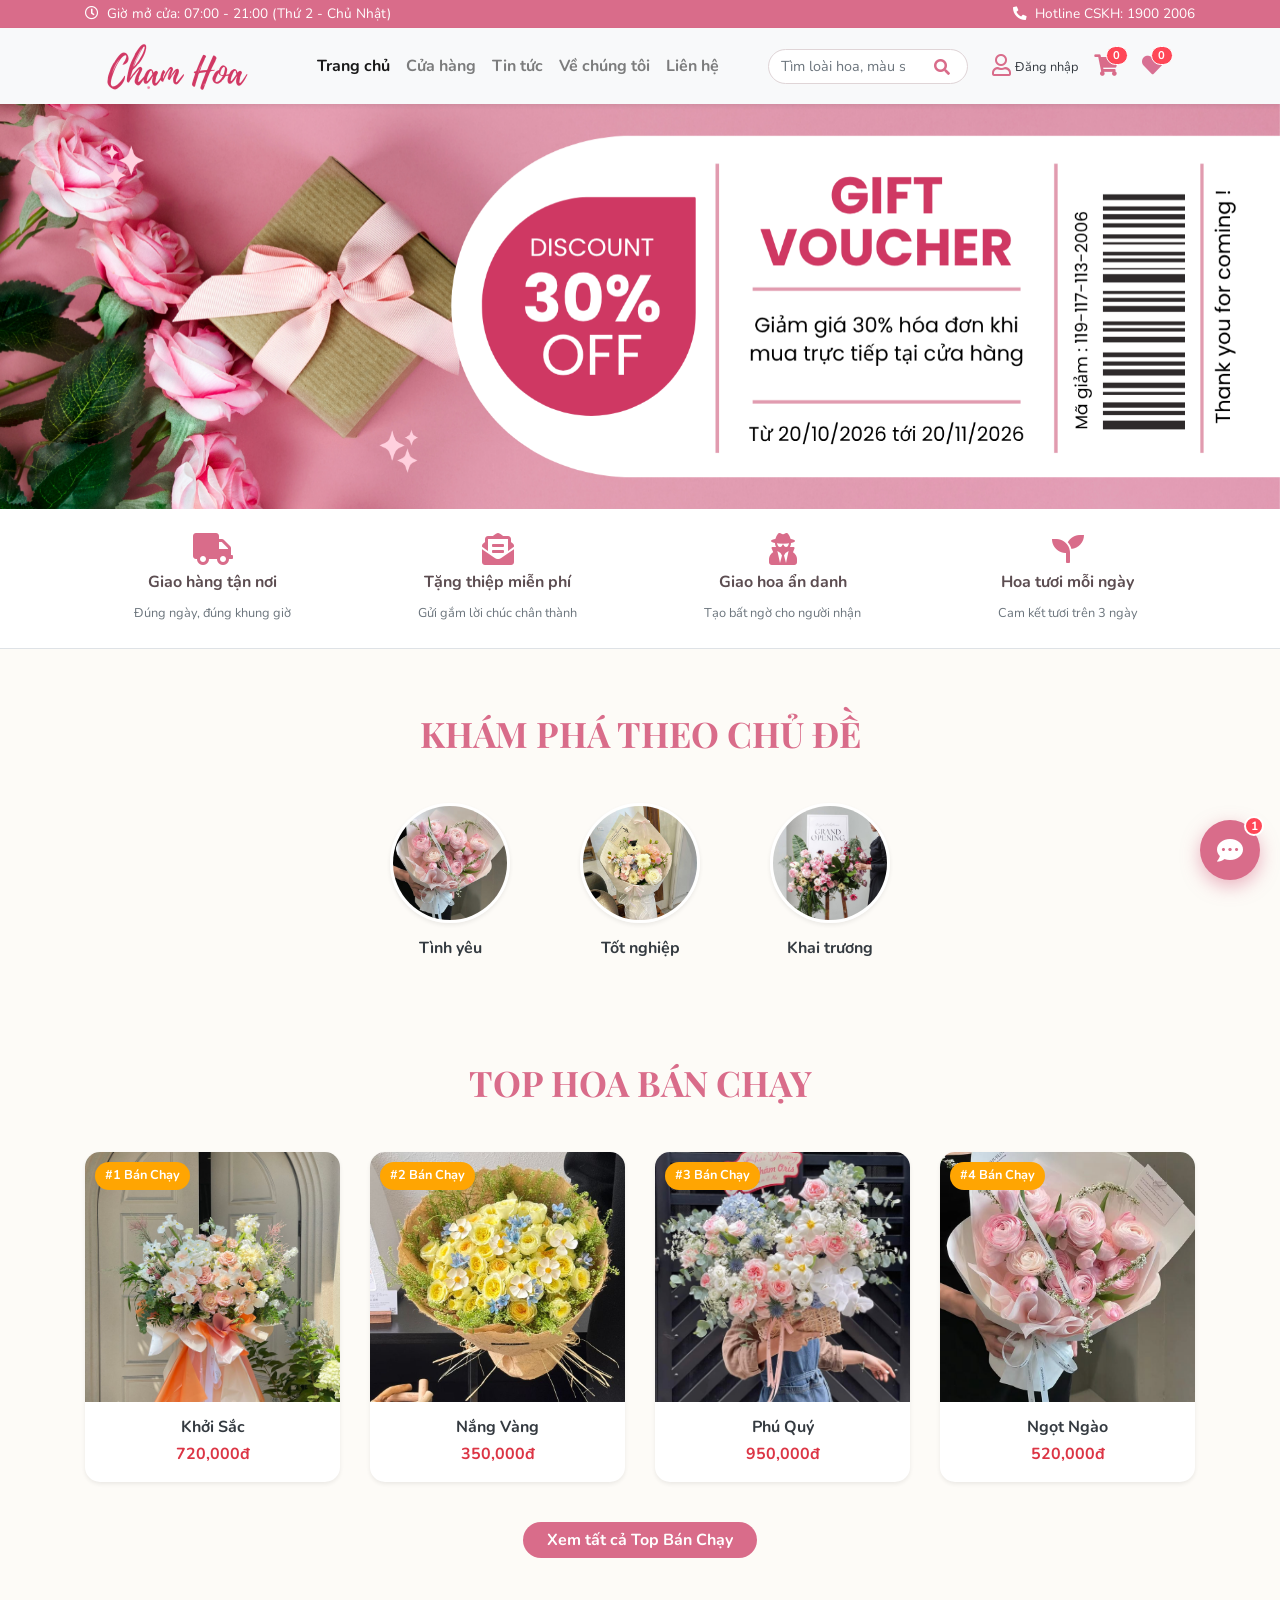
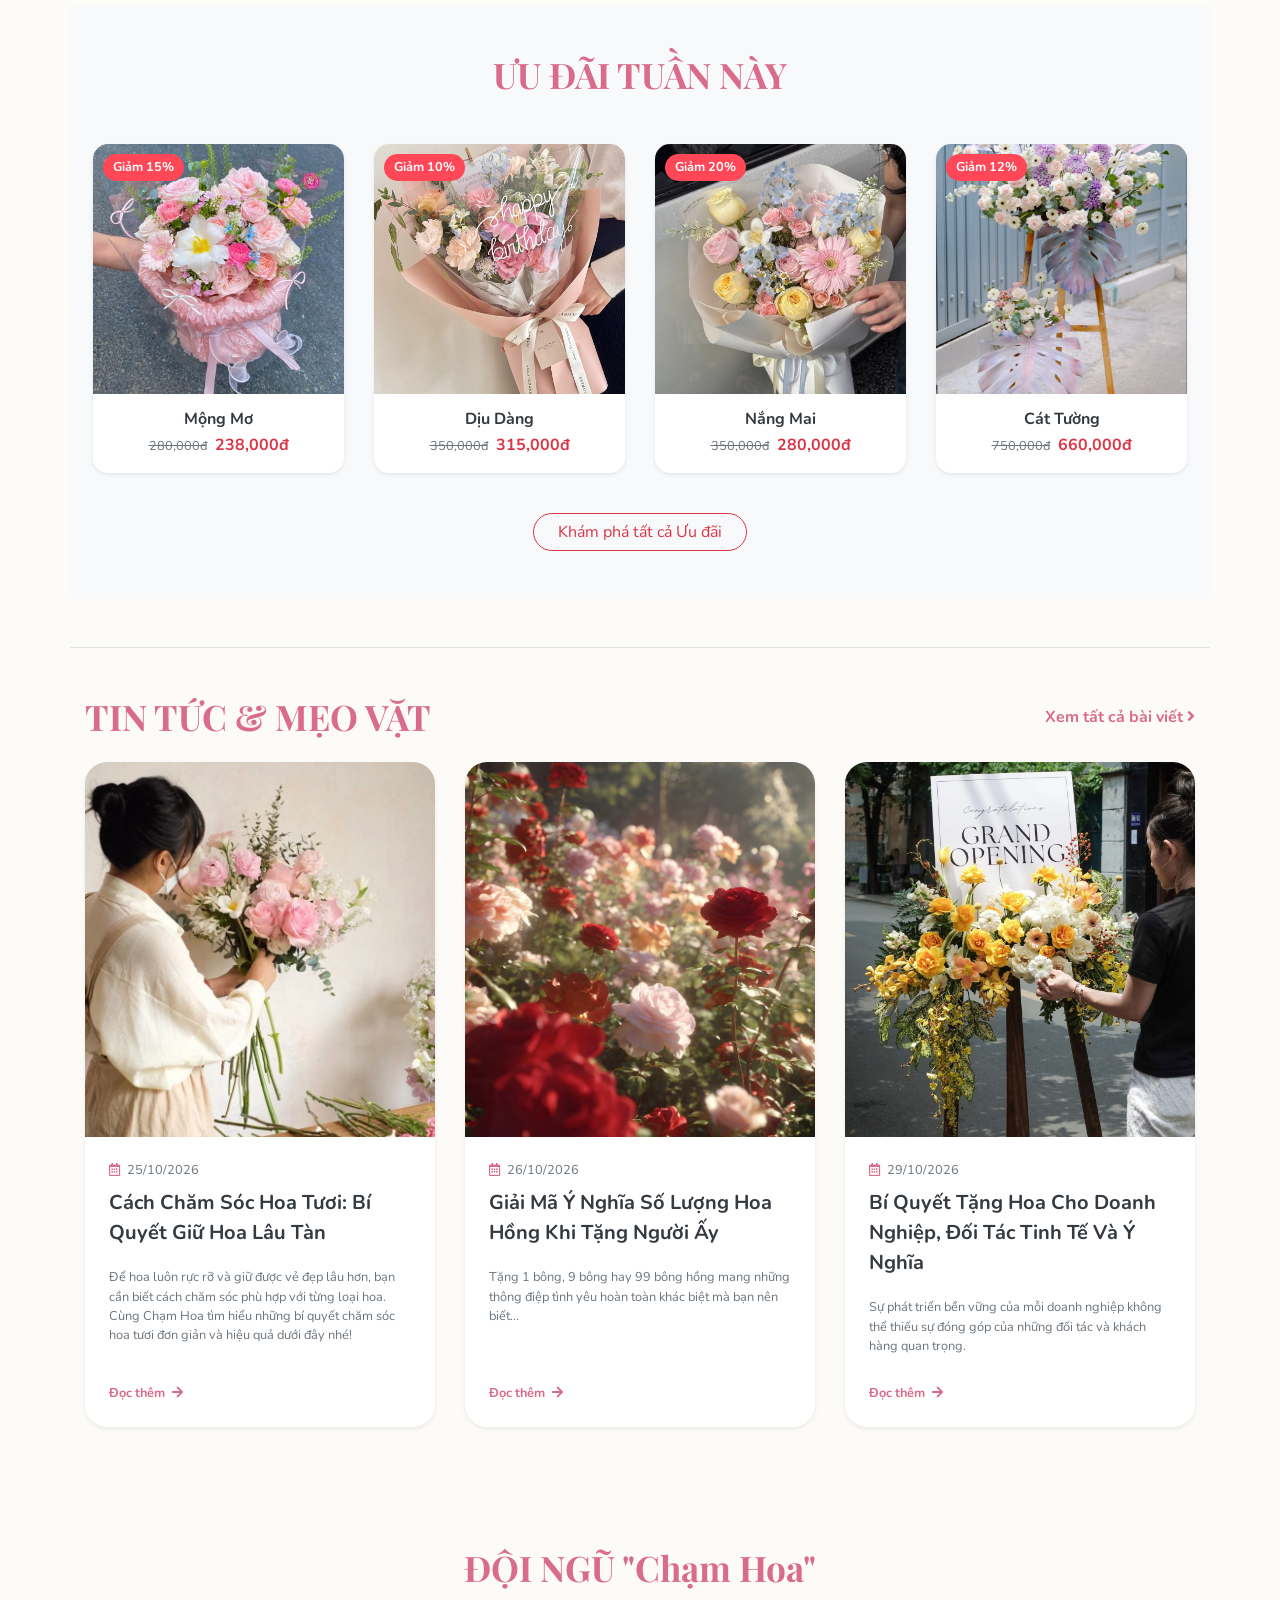
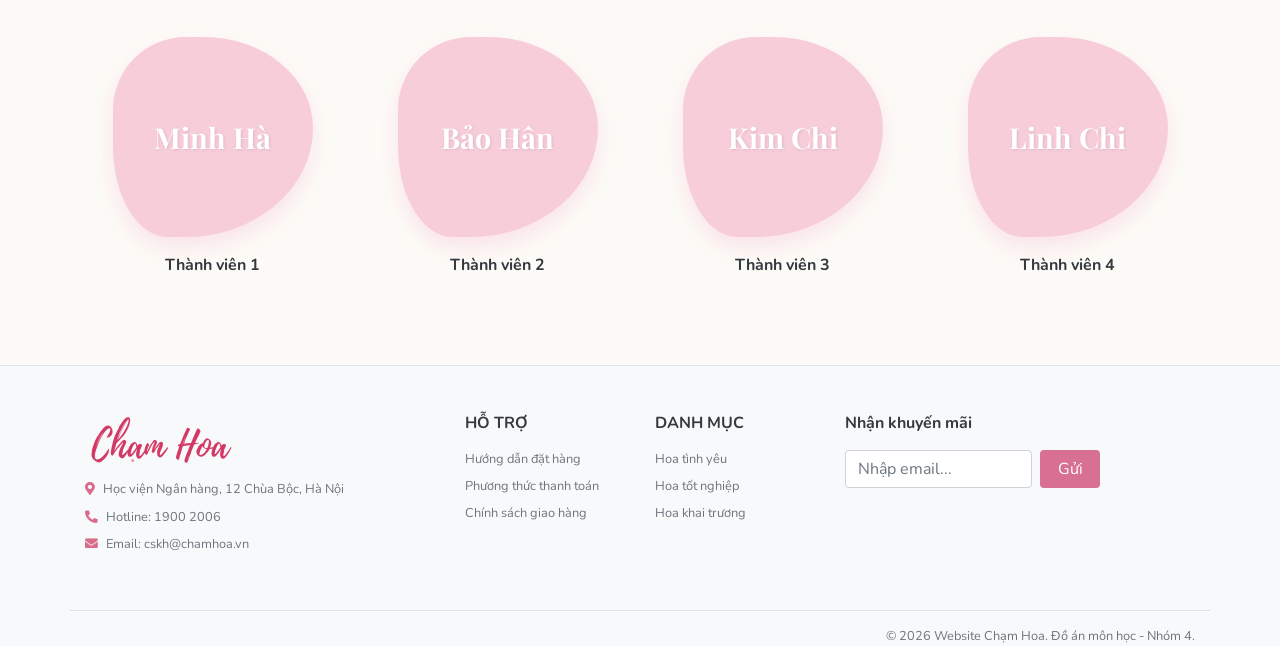
<file: index.html>
<!DOCTYPE html>
<html lang="vi">
<head>
    <meta charset="UTF-8">
    <meta name="viewport" content="width=device-width, initial-scale=1.0">
    <title>Chạm Hoa - Mang cảm xúc gửi trao</title>
    
    <!-- Google Fonts -->
    <link rel="preconnect" href="https://fonts.googleapis.com">
    <link rel="preconnect" href="https://fonts.gstatic.com" crossorigin>
    <link href="https://fonts.googleapis.com/css2?family=Nunito:wght@400;600;700&family=Playfair+Display:ital,wght@0,600;0,700;1,600&display=swap" rel="stylesheet">
    
    <!-- Bootstrap 4 CSS -->
    <link rel="stylesheet" href="https://stackpath.bootstrapcdn.com/bootstrap/4.5.2/css/bootstrap.min.css">
    <!-- Font Awesome cho Icon -->
    <link rel="stylesheet" href="https://cdnjs.cloudflare.com/ajax/libs/font-awesome/5.15.1/css/all.min.css">
    <!-- File CSS riêng -->
    <link rel="stylesheet" href="main.css">
</head>
<body>

    <!-- Top Bar -->
    <div class="bg-dark-pink text-white py-1 d-none d-lg-block">
        <div class="container d-flex justify-content-between align-items-center" style="font-size: 0.85rem;">
            <div><i class="far fa-clock mr-1"></i> Giờ mở cửa: 07:00 - 21:00 (Thứ 2 - Chủ Nhật)</div>
            <div><i class="fas fa-phone-alt mr-1"></i> Hotline CSKH: 1900 2006</div>
        </div>
    </div>

    <!-- Header & Navigation -->
    <header class="bg-light shadow-sm sticky-top">
        <div class="container">
            <nav class="navbar navbar-expand-lg navbar-light py-2">
                <a class="navbar-brand" href="index.html">
                    <img src="images/logo 4.png" alt="Chạm Hoa" style="height: 50px; width: auto;">
                </a>

                <button class="navbar-toggler border-0" type="button" data-toggle="collapse" data-target="#navbarNav">
                    <span class="navbar-toggler-icon"></span>
                </button>

                <div class="collapse navbar-collapse" id="navbarNav">
                    <ul class="navbar-nav mx-auto">
                        <li class="nav-item active"><a class="nav-link font-weight-bold" href="index.html">Trang chủ</a></li>
                        <li class="nav-item"><a class="nav-link font-weight-bold" href="products.html" onclick="localStorage.setItem('nhoDanhMuc', 'all');">Cửa hàng</a></li>
                    
                        <li class="nav-item"><a class="nav-link font-weight-bold" href="news.html">Tin tức</a></li>
                        <li class="nav-item"><a class="nav-link font-weight-bold" href="about.html">Về chúng tôi</a></li>
                        <li class="nav-item"><a class="nav-link font-weight-bold" href="contact.html">Liên hệ</a></li>
                    </ul>

                    <!-- Khối Tìm Kiếm, Đăng Nhập & Giỏ Hàng -->
                    <div class="d-flex align-items-center mt-3 mt-lg-0">
                        <form class="form-inline position-relative mr-4" action="products.html">
                            <input class="form-control rounded-pill search-input pr-5" type="search" id="search-input" placeholder="Tìm loài hoa, màu sắc..." style="width: 200px; font-size: 0.9rem;">
                            <button class="btn btn-link position-absolute text-pink" type="submit" style="right: 5px; top: 0;"><i class="fas fa-search"></i></button>
                        </form>
                        
                        <a href="#" class="text-dark text-decoration-none mr-3 font-weight-bold hover-pink" data-toggle="modal" data-target="#loginModal" title="Tài khoản">
                            <i class="far fa-user fa-lg text-pink mr-1"></i><span class="d-none d-xl-inline small">Đăng nhập</span>
                        </a>

                        <a href="cart.html" class="position-relative text-decoration-none hover-pink" title="Giỏ hàng">
                            <i class="fas fa-shopping-cart fa-lg text-pink"></i>
                            <span class="badge badge-pill position-absolute cart-badge">0</span>
                        </a>
                    </div>
                </div>
                <!-- ICON WISHLIST TRÊN HEADER -->
                <a href="yeu-thich.html" class="position-relative text-dark ml-4 mr-3 text-decoration-none" title="Danh sách hoa yêu thích">
                    <i class="fas fa-heart fa-lg header-heart" style="color: #d87093;"></i>
                    <span class="badge badge-pill position-absolute wishlist-badge header-wishlist-count">0</span>
                </a>
            </nav>
        </div>
    </header>

    
    <section class="main-banner">
            <div class="carousel-inner">
                <div class="carousel-item active">
                    <a href="products.html">
                        <img src="images/banner 1.png" class="d-block w-100 img-fluid" alt="Khuyến mãi Chạm Hoa 1" style="max-height: 600px; object-fit: cover;">
                    </a>
                </div>
                <div class="popper.html "
></div>
    </section>

    <!--  Cam Kết Dịch Vụ -->
    <section class="features-bar bg-white py-4 border-bottom">
        <div class="container">
            <div class="row text-center">
                <div class="col-6 col-md-3 mb-3 mb-md-0">
                    <i class="fas fa-truck fa-2x mb-2 text-pink"></i>
                    <h6 class="font-weight-bold">Giao hàng tận nơi</h6>
                    <small class="text-muted">Đúng ngày, đúng khung giờ</small>
                </div>
                <div class="col-6 col-md-3 mb-3 mb-md-0">
                    <i class="fas fa-envelope-open-text fa-2x mb-2 text-pink"></i>
                    <h6 class="font-weight-bold">Tặng thiệp miễn phí</h6>
                    <small class="text-muted">Gửi gắm lời chúc chân thành</small>
                </div>
                <div class="col-6 col-md-3">
                    <i class="fas fa-user-secret fa-2x mb-2 text-pink"></i>
                    <h6 class="font-weight-bold">Giao hoa ẩn danh</h6>
                    <small class="text-muted">Tạo bất ngờ cho người nhận</small>
                </div>
                <div class="col-6 col-md-3">
                    <i class="fas fa-seedling fa-2x mb-2 text-pink"></i>
                    <h6 class="font-weight-bold">Hoa tươi mỗi ngày</h6>
                    <small class="text-muted">Cam kết tươi trên 3 ngày</small>
                </div>
            </div>
        </div>
    </section>

    <!-- Danh Mục Nhanh -->
    <section class="container mt-5 pt-3">
        <h2 class="text-center section-title mb-5">KHÁM PHÁ THEO CHỦ ĐỀ</h2>
       <!-- KHÁM PHÁ THEO CHỦ ĐỀ (Trang chủ) -->
<div class="row text-center category-links">
    <div class="col-4 col-md-2 offset-md-3">

        <a href="products.html" class="text-decoration-none" onclick="localStorage.setItem('nhoDanhMuc', 'tinh-yeu');">
            <img src="images/topic tinh yeu.png" class="rounded-circle img-fluid shadow-sm mb-2" alt="Tình Yêu">
            <h6 class="text-dark font-weight-bold mt-2">Tình yêu</h6>
        </a>
    </div>
    <div class="col-4 col-md-2">
        <a href="products.html" class="text-decoration-none" onclick="localStorage.setItem('nhoDanhMuc', 'tot-nghiep');">
            <img src="images/topic tot nghiep.jpg" class="rounded-circle img-fluid shadow-sm mb-2" alt="Tốt Nghiệp">
            <h6 class="text-dark font-weight-bold mt-2">Tốt nghiệp</h6>
        </a>
    </div>
    <div class="col-4 col-md-2">
        <a href="products.html" class="text-decoration-none" onclick="localStorage.setItem('nhoDanhMuc', 'khai-truong');">
            <img src="images/topic khai truong.jpg" class="rounded-circle img-fluid shadow-sm mb-2" alt="Khai Trương">
            <h6 class="text-dark font-weight-bold mt-2">Khai trương</h6>
        </a>
    </div>
</div>
    </section>

    <!-- Mục Hoa Bán Chạy -->
    <section class="container mt-5 pt-5">
        <h2 class="text-center section-title mb-5">TOP HOA BÁN CHẠY</h2>
                <div class="row">
            <div class="col-6 col-md-3 mb-4">
                <div class="card product-card border-0 shadow-sm h-100">
                    <div class="badge-hot">#1 Bán Chạy</div>
                    <a href="chi-tiet-sp.html?id=khai-sac"><img src="images/khai truong 5.jpg" class="card-img-top" alt="Khởi Sắc"></a>
                    <div class="card-body text-center p-3">
                        <a href="chi-tiet-sp.html?id=khai-sac" class="text-decoration-none"><h6 class="card-title text-dark mb-1 font-weight-bold">Khởi Sắc</h6></a>
                        <p class="card-text text-danger font-weight-bold">720,000đ</p>
                    </div>
                </div>
            </div>
            <div class="col-6 col-md-3 mb-4">
                <div class="card product-card border-0 shadow-sm h-100">
                    <div class="badge-hot">#2 Bán Chạy</div>
                    <a href="chi-tiet-sp.html?id=nang-vang"><img src="images/tinh yeu 9.jpg" class="card-img-top" alt="Nắng Vàng"></a>
                    <div class="card-body text-center p-3">
                        <a href="chi-tiet-sp.html?id=nang-vang" class="text-decoration-none"><h6 class="card-title text-dark mb-1 font-weight-bold">Nắng Vàng</h6></a>
                        <p class="card-text text-danger font-weight-bold">350,000đ</p>
                    </div>
                </div>
            </div>
            <div class="col-6 col-md-3 mb-4 d-none d-md-block">
                <div class="card product-card border-0 shadow-sm h-100">
                    <div class="badge-hot">#3 Bán Chạy</div>
                    <a href="chi-tiet-sp.html?id=phu-quy"><img src="images/khai truong 1.jpg" class="card-img-top" alt="Phú Quý"></a>
                    <div class="card-body text-center p-3">
                        <a href="chi-tiet-sp.html?id=phu-quy" class="text-decoration-none"><h6 class="card-title text-dark mb-1 font-weight-bold">Phú Quý</h6></a>
                        <p class="card-text text-danger font-weight-bold">950,000đ</p>
                    </div>
                </div>
            </div>
            <div class="col-6 col-md-3 mb-4 d-none d-md-block">
                <div class="card product-card border-0 shadow-sm h-100">
                    <div class="badge-hot">#4 Bán Chạy</div>
                    <a href="chi-tiet-sp.html?id=ngot-ngao"><img src="images/topic tinh yeu.png" class="card-img-top" alt="Ngọt Ngào"></a>
                    <div class="card-body text-center p-3">
                        <a href="chi-tiet-sp.html?id=ngot-ngao" class="text-decoration-none"><h6 class="card-title text-dark mb-1 font-weight-bold">Ngọt Ngào</h6></a>
                        <p class="card-text text-danger font-weight-bold">520,000đ</p>
                    </div>
                </div>
            </div>
        </div>
        <div class="text-center mt-3">
           <a href="products.html" class="btn custom-btn rounded-pill px-4" onclick="localStorage.setItem('nhoDanhMuc', 'top-ban');">Xem tất cả Top Bán Chạy</a>
        </div>
    </section>

   <!-- Ưu Đãi -->
    <section class="container mt-5 py-5 bg-light rounded-lg">
        <h2 class="text-center section-title mb-5">ƯU ĐÃI TUẦN NÀY</h2>
        
                <div class="row px-2">
            <div class="col-6 col-md-3 mb-4">
                <div class="card product-card border-0 shadow-sm h-100">
                    <div class="badge-sale">Giảm 15%</div>
                    <a href="chi-tiet-sp.html?id=mong-mo"><img src="images/tinh yeu 2.png" class="card-img-top" alt="Mộng Mơ"></a>
                    <div class="card-body text-center p-3">
                        <a href="chi-tiet-sp.html?id=mong-mo" class="text-decoration-none"><h6 class="card-title text-dark mb-1 font-weight-bold">Mộng Mơ</h6></a>
                        <p class="card-text mb-0">
                            <del class="text-muted small">280,000đ</del>
                            <span class="text-danger font-weight-bold ml-1">238,000đ</span>
                        </p>
                    </div>
                </div>
            </div>
            <div class="col-6 col-md-3 mb-4">
                <div class="card product-card border-0 shadow-sm h-100">
                    <div class="badge-sale">Giảm 10%</div>
                    <a href="chi-tiet-sp.html?id=diu-dang"><img src="images/tinh yeu 3.png" class="card-img-top" alt="Dịu Dàng"></a>
                    <div class="card-body text-center p-3">
                        <a href="chi-tiet-sp.html?id=diu-dang" class="text-decoration-none"><h6 class="card-title text-dark mb-1 font-weight-bold">Dịu Dàng</h6></a>
                        <p class="card-text mb-0">
                            <del class="text-muted small">350,000đ</del>
                            <span class="text-danger font-weight-bold ml-1">315,000đ</span>
                        </p>
                    </div>
                </div>
            </div>
            <div class="col-6 col-md-3 mb-4">
                <div class="card product-card border-0 shadow-sm h-100">
                    <div class="badge-sale">Giảm 20%</div>
                    <a href="chi-tiet-sp.html?id=nang-mai"><img src="images/tinh yeu 6.jpg" class="card-img-top" alt="Nắng Mai"></a>
                    <div class="card-body text-center p-3">
                        <a href="chi-tiet-sp.html?id=nang-mai" class="text-decoration-none"><h6 class="card-title text-dark mb-1 font-weight-bold">Nắng Mai</h6></a>
                        <p class="card-text mb-0">
                            <del class="text-muted small">350,000đ</del>
                            <span class="text-danger font-weight-bold ml-1">280,000đ</span>
                        </p>
                    </div>
                </div>
            </div>
            <div class="col-6 col-md-3 mb-4">
                <div class="card product-card border-0 shadow-sm h-100">
                    <div class="badge-sale">Giảm 12%</div>
                    <a href="chi-tiet-sp.html?id=cat-tuong"><img src="images/khai truong 7.jpg" class="card-img-top" alt="Cát Tường"></a>
                    <div class="card-body text-center p-3">
                        <a href="chi-tiet-sp.html?id=cat-tuong" class="text-decoration-none"><h6 class="card-title text-dark mb-1 font-weight-bold">Cát Tường</h6></a>
                        <p class="card-text mb-0">
                            <del class="text-muted small">750,000đ</del>
                            <span class="text-danger font-weight-bold ml-1">660,000đ</span>
                        </p>
                    </div>
                </div>
            </div>
        </div>
        
        <div class="text-center mt-3">
            <a href="products.html" class="btn btn-outline-danger rounded-pill px-4" onclick="localStorage.setItem('nhoDanhMuc', 'khuyen-mai');">Khám phá tất cả Ưu đãi</a>
        </div>
    </section>
  
    <!-- MỚI: MỤC TIN TỨC -->
    <section class="container mt-5 pt-5 border-top">
        <div class="d-flex justify-content-between align-items-center mb-4">
            <h2 class="section-title mb-0">TIN TỨC & MẸO VẶT</h2>
            <a href="news.html" class="text-pink text-decoration-none font-weight-bold">Xem tất cả bài viết <i class="fas fa-angle-right"></i></a>
        </div>
        
        <div class="row">
           <!-- Bài viết 1: Chăm hoa -->
<div class="col-md-4 mb-4">
    <div class="card border-0 shadow-sm h-100 product-card news-card">
        <a href="news-detail.html">
            <img src="images\tin tuc cham hoa.jpg"
                 class="card-img-top"
                 alt="Bí quyết chăm sóc hoa tươi">
        </a>

        <div class="card-body p-4">
            <p class="text-muted small mb-2">
                <i class="far fa-calendar-alt mr-1 text-pink"></i>
                25/10/2026
            </p>

            <a href="news-detail.html"
               class="text-decoration-none">
                <h5 class="card-title text-dark font-weight-bold hover-pink">
                    Cách Chăm Sóc Hoa Tươi: Bí Quyết Giữ Hoa Lâu Tàn
                </h5>
            </a>

            <p class="card-text text-muted small mt-2">
                Để hoa luôn rực rỡ và giữ được vẻ đẹp lâu hơn,
            bạn cần biết cách chăm sóc phù hợp với từng loại hoa.
            Cùng Chạm Hoa tìm hiểu những bí quyết chăm sóc hoa tươi
            đơn giản và hiệu quả dưới đây nhé!
            </p>

            <a href="news-detail.html"
               class="text-pink font-weight-bold small text-decoration-none">
                Đọc thêm
                <i class="fas fa-arrow-right ml-1"></i>
            </a>
        </div>
    </div>
</div>
            
            <!-- Bài viết 2 -->
<div class="col-md-4 mb-4">
    <div class="card border-0 shadow-sm h-100 product-card news-card">
        <a href="news-02.html">
            <img src="images\tin tuc hoa hong.jpg"
                 class="card-img-top"
                 alt="Ý nghĩa các loài hoa">
        </a>

        <div class="card-body p-4">
            <p class="text-muted small mb-2">
                <i class="far fa-calendar-alt mr-1 text-pink"></i>
                26/10/2026
            </p>

            <a href="news-02.html"
               class="text-decoration-none">
                <h5 class="card-title text-dark font-weight-bold hover-pink">
                    Giải Mã Ý Nghĩa Số Lượng Hoa Hồng Khi Tặng Người Ấy
                </h5>
            </a>

            <p class="card-text text-muted small mt-2">
                Tặng 1 bông, 9 bông hay 99 bông hồng mang 
                những thông điệp tình yêu hoàn toàn khác biệt mà bạn nên biết...
            </p>

            <a href="news-02.html"
               class="text-pink font-weight-bold small text-decoration-none">
                Đọc thêm
                <i class="fas fa-arrow-right ml-1"></i>
            </a>
        </div>
    </div>
</div>

            <!-- Bài viết 3 -->
            <div class="col-md-4 mb-4">
    <div class="card border-0 shadow-sm h-100 product-card news-card">
        <a href="news-03.html">
            <img src="images\tin tuc doi tac.jpg"
                 class="card-img-top"
                 alt="Bí quyết chọn hoa tặng doanh nghiệp & đối tác">
        </a>

        <div class="card-body p-4">
            <p class="text-muted small mb-2">
                <i class="far fa-calendar-alt mr-1 text-pink"></i>
                29/10/2026
            </p>

            <a href="news-03.html"
               class="text-decoration-none">
                <h5 class="card-title text-dark font-weight-bold hover-pink">
                    Bí Quyết Tặng Hoa Cho Doanh Nghiệp, Đối Tác Tinh Tế Và Ý Nghĩa
                </h5>
            </a>

            <p class="card-text text-muted small mt-2">
                Sự phát triển bền vững của mỗi doanh nghiệp không thể
            thiếu sự đóng góp của những đối tác và khách hàng quan
            trọng.
            </p>

            <a href="news-03.html"
               class="text-pink font-weight-bold small text-decoration-none">
                Đọc thêm
                <i class="fas fa-arrow-right ml-1"></i>
            </a>
        </div>
    </div>
</div>
        </div>
    </section>

    
    <section class="container my-5 pt-5 text-center">
        <h2 class="section-title mb-5">ĐỘI NGŨ "Chạm Hoa"</h2>
        <div class="row justify-content-center">
            <div class="col-md-3 col-6 mb-4">
                <div class="petal-frame d-flex align-items-center justify-content-center mx-auto">
                    <h4 class="text-white mb-0 member-name">Minh Hà</h4>
                </div>
                <p class="mt-3 text-dark font-weight-bold">Thành viên 1</p>
            </div>
            <div class="col-md-3 col-6 mb-4">
                <div class="petal-frame d-flex align-items-center justify-content-center mx-auto" style="animation-delay: 0.2s;">
                    <h4 class="text-white mb-0 member-name">Bảo Hân</h4>
                </div>
                <p class="mt-3 text-dark font-weight-bold">Thành viên 2</p>
            </div>
            <div class="col-md-3 col-6 mb-4">
                <div class="petal-frame d-flex align-items-center justify-content-center mx-auto" style="animation-delay: 0.4s;">
                    <h4 class="text-white mb-0 member-name">Kim Chi</h4>
                </div>
                <p class="mt-3 text-dark font-weight-bold">Thành viên 3 </p>
            </div>
            <div class="col-md-3 col-6 mb-4">
                <div class="petal-frame d-flex align-items-center justify-content-center mx-auto" style="animation-delay: 0.6s;">
                    <h4 class="text-white mb-0 member-name">Linh Chi</h4>
                </div>
                <p class="mt-3 text-dark font-weight-bold">Thành viên 4</p>
            </div>
        </div>
    </section>

    
    <!-- Footer -->
    <footer class="bg-light pt-5 border-top mt-auto">
        <div class="container">
            <div class="row">
                <!-- Cột 1: Thông tin liên hệ -->
                <div class="col-lg-4 col-md-6 mb-4">
                    <a href="index.html" class="text-decoration-none">
                        <img src="images/logo 4.png" alt="Logo Chạm Hoa" class="mb-3" style="height: 50px;">
                    </a>
                    <p class="text-muted small mb-2"><i class="fas fa-map-marker-alt mr-2 text-pink"></i>Học viện Ngân hàng, 12 Chùa Bộc, Hà Nội</p>
                    <p class="text-muted small mb-2"><i class="fas fa-phone-alt mr-2 text-pink"></i>Hotline: 1900 2006</p>
                    <p class="text-muted small mb-2"><i class="fas fa-envelope mr-2 text-pink"></i>Email: cskh@chamhoa.vn</p>
                </div>
                
                <!-- Cột 2: Hỗ trợ khách hàng -->
                    <div class="col-lg-2 col-md-6 mb-4">
                    <h6 class="font-weight-bold mb-3 text-dark">HỖ TRỢ</h6>
                    <ul class="list-unstyled small">
                        <li class="mb-2"><a href="huong-dan-dat-hang.html" class="text-muted text-decoration-none hover-pink">Hướng dẫn đặt hàng</a></li>
                        <li class="mb-2"><a href="phuong-thuc-thanh-toan.html" class="text-muted text-decoration-none hover-pink">Phương thức thanh toán</a></li>
                        <li class="mb-2"><a href="chinh-sach-giao-hang.html" class="text-muted text-decoration-none hover-pink">Chính sách giao hàng</a></li>
                    </ul>
                </div>
                
               <!-- Cột 3: Danh mục -->
<div class="col-lg-2 col-md-6 mb-4">
    <h6 class="font-weight-bold mb-3 text-dark">DANH MỤC</h6>
    <ul class="list-unstyled small">
        <li class="mb-2">
            <a href="products.html" class="text-muted text-decoration-none hover-pink" onclick="localStorage.setItem('nhoDanhMuc', 'tinh-yeu');">Hoa tình yêu</a>
        </li>
        <li class="mb-2">
            <a href="products.html" class="text-muted text-decoration-none hover-pink" onclick="localStorage.setItem('nhoDanhMuc', 'tot-nghiep');">Hoa tốt nghiệp</a>
        </li>
        <li class="mb-2">
            <a href="products.html" class="text-muted text-decoration-none hover-pink" onclick="localStorage.setItem('nhoDanhMuc', 'khai-truong');">Hoa khai trương</a>
        </li>
    </ul>
</div>

                <!-- Cột 4: Nhận khuyến mãi -->
                <div class="col-lg-3 col-md-6 mb-4">
                    <h6 class="font-weight-bold mb-3 text-dark">Nhận khuyến mãi</h6>
                    <form class="d-flex">
                        <input type="email" class="form-control mr-2" placeholder="Nhập email...">
                        <button type="submit" class="btn text-white" style="background-color: #d87093; min-width: 60px;">Gửi</button>
                    </form>
                </div>
            </div>
            
        
            <div class="row mt-4 pt-3 border-top">
                <div class="col-12 text-right">
                    <p class="small text-muted mb-0">© 2026 Website Chạm Hoa. Đồ án môn học - Nhóm 4.</p>
                </div>
            </div>
        </div>
    </footer>


    <div class="modal fade" id="loginModal" tabindex="-1" role="dialog">
        <div class="modal-dialog modal-dialog-centered" role="document">
            <div class="modal-content border-0 shadow">
                <div class="modal-header border-bottom-0 pb-0">
                    <h4 class="modal-title brand-text mx-auto">ĐĂNG NHẬP</h4>
                    <button type="button" class="close position-absolute" style="right: 15px;" data-dismiss="modal">&times;</button>
                </div>
                <div class="modal-body p-4">
                    <form>
                        <div class="form-group mb-3">
                            <label class="small font-weight-bold text-muted">Email</label>
                            <input type="email" class="form-control rounded-pill" placeholder="Nhập email của bạn..." required>
                        </div>
                        <div class="form-group mb-4">
                            <div class="d-flex justify-content-between">
                                <label class="small font-weight-bold text-muted">Mật khẩu</label>
                                <a href="#" class="small text-pink text-decoration-none" data-dismiss="modal" data-toggle="modal" data-target="#forgotPasswordModal">Quên mật khẩu?</a>
                            </div>
                            <input type="password" class="form-control rounded-pill" placeholder="Nhập mật khẩu..." required>
                        </div>
                        <button type="submit" class="btn btn-block custom-btn rounded-pill py-2">ĐĂNG NHẬP</button>
                        <p class="text-center mt-4 mb-0 small text-muted">
                            Chưa có tài khoản? 
                            <a href="#" class="text-pink font-weight-bold" data-dismiss="modal" data-toggle="modal" data-target="#registerModal">Đăng ký ngay</a>
                        </p>
                    </form>
                </div>
            </div>
        </div>
    </div>
    <!-- Modal Quên Mật Khẩu -->
    <div class="modal fade" id="forgotPasswordModal" tabindex="-1" role="dialog">
        <div class="modal-dialog modal-dialog-centered" role="document">
            <div class="modal-content border-0 shadow">
                <div class="modal-header border-bottom-0 pb-0">
                    <h4 class="modal-title brand-text mx-auto">ĐẶT LẠI MẬT KHẨU</h4>
                    <button type="button" class="close position-absolute" style="right: 15px;" data-dismiss="modal">&times;</button>
                </div>
                <div class="modal-body p-4">
                    <form id="forgotPasswordForm">
                        <div class="form-group mb-3">
                            <label class="small font-weight-bold text-muted">Email đã đăng ký</label>
                            <input type="email" id="forgotEmail" class="form-control rounded-pill" placeholder="Nhập email của bạn..." required>
                        </div>
                        <div class="form-group mb-4">
                            <label class="small font-weight-bold text-muted">Mật khẩu mới</label>
                            <input type="password" id="newPassword" class="form-control rounded-pill" placeholder="Nhập mật khẩu mới..." required>
                        </div>
                        <button type="submit" class="btn btn-block custom-btn rounded-pill py-2">CẬP NHẬT MẬT KHẨU</button>
                        <p class="text-center mt-4 mb-0 small text-muted">
                            Nhớ mật khẩu rồi? 
                            <a href="#" class="text-pink font-weight-bold" data-dismiss="modal" data-toggle="modal" data-target="#loginModal">Quay lại đăng nhập</a>
                        </p>
                    </form>
                </div>
            </div>
        </div>
    </div>

  
    <div class="modal fade" id="registerModal" tabindex="-1" role="dialog">
        <div class="modal-dialog modal-dialog-centered" role="document">
            <div class="modal-content border-0 shadow">
                <div class="modal-header border-bottom-0 pb-0">
                    <h4 class="modal-title brand-text mx-auto">ĐĂNG KÝ</h4>
                    <button type="button" class="close position-absolute" style="right: 15px;" data-dismiss="modal">&times;</button>
                </div>
                <div class="modal-body p-4">
                    <form>
                        <div class="form-group mb-3">
                            <label class="small font-weight-bold text-muted">Họ và tên</label>
                            <input type="text" class="form-control rounded-pill" placeholder="Nhập họ và tên..." required>
                        </div>
                        <div class="form-group mb-3">
                            <label class="small font-weight-bold text-muted">Email</label>
                            <input type="email" class="form-control rounded-pill" placeholder="Nhập email của bạn..." required>
                        </div>
                        <div class="form-group mb-4">
                            <label class="small font-weight-bold text-muted">Mật khẩu</label>
                            <input type="password" class="form-control rounded-pill" placeholder="Tạo mật khẩu..." required>
                        </div>
                        <button type="submit" class="btn btn-block custom-btn rounded-pill py-2">Tạo Tài Khoản</button>
                        <p class="text-center mt-4 mb-0 small text-muted">
                            Đã có tài khoản? 
                            <a href="#" class="text-pink font-weight-bold" data-dismiss="modal" data-toggle="modal" data-target="#loginModal">Đăng nhập</a>
                        </p>
                    </form>
                </div>
            </div>
        </div>
    </div>

    <!-- POP-UP KHUYẾN MÃI-->
    <div class="modal fade" id="promoModal" tabindex="-1" role="dialog" aria-hidden="true">
        <div class="modal-dialog modal-dialog-centered" role="document">
            <div class="modal-content border-0 shadow-lg" style="border-radius: 15px; overflow: hidden;">
                <!-- Dấu X để tắt Pop-up -->
                <div class="modal-header border-0 pb-0 position-absolute" style="right: 0; z-index: 10;">
                    <button type="button" class="close text-white" data-dismiss="modal" aria-label="Close" style="text-shadow: 0 1px 3px rgba(0,0,0,0.5);">
                        <span aria-hidden="true" style="font-size: 1.8rem;">&times;</span>
                    </button>
                </div>
                
                <div class="modal-body p-0 text-center">
                    <!-- Ảnh bìa Pop-up -->
                    <img src="images/popopp.png" alt="Khuyến mãi" class="img-fluid" style="height: 180px; width: 100%; object-fit: cover;">
                    
                    <!-- Phần nội dung chữ và Form -->
                    <div class="p-4">
                        <h3 class="font-weight-bold mb-2" style="color: #d87093;">TẶNG BẠN VOUCHER 15%</h3>
                        <p class="text-muted small mb-4">Đăng ký nhận bản tin để nhận ngay mã giảm giá 15% cho đơn hàng đầu tiên tại Chạm Hoa!</p>
                        
                        <form onsubmit="event.preventDefault(); alert('Đăng ký thành công! Mã giảm giá đã được gửi vào email.'); $('#promoModal').modal('hide');">
                            <div class="form-group mb-3">
                                <input type="email" class="form-control rounded-pill text-center bg-light" placeholder="Nhập email của bạn..." required>
                            </div>
                            <button type="submit" class="btn btn-block custom-btn rounded-pill py-2 font-weight-bold">NHẬN ƯU ĐÃI NGAY</button>
                        </form>
                        
                        <!-- Nút từ chối -->
                        <p class="mt-3 mb-0">
                            <a href="#" class="text-muted small text-decoration-none" data-dismiss="modal">Không, cảm ơn. Tôi muốn mua nguyên giá.</a>
                        </p>
                    </div>
                </div>
            </div>
        </div>
    </div>
    <script src="https://code.jquery.com/jquery-3.5.1.min.js"></script>
    <script src="https://cdn.jsdelivr.net/npm/popper.js@1.16.1/dist/umd/popper.min.js"></script>
    <script src="https://stackpath.bootstrapcdn.com/bootstrap/4.5.2/js/bootstrap.min.js"></script>
    <script src="main.js"></script>
    <script src="cart.js"></script>
    <script src="chat.js"></script>
  
    <!--BỘ THU THẬP TỪ KHÓA VÀ CHUYỂN TRANG -->
    <script>
        $(document).ready(function() {
            // Hàm lấy từ khóa, lưu vào bộ nhớ và chuyển trang
            function thucHienTimKiem() {
                var keyword = $('#search-input').val().trim();
                if (keyword !== "") {
                    localStorage.setItem('nhoTuKhoa', keyword);
                    
                    
                    window.location.href = 'products.html'; 
                }
            }

            // Bắt sự kiện khi khách nhấn phím Enter
            $('#search-input').on('keypress', function(e) {
                if (e.which === 13) { 
                    e.preventDefault(); // Chặn hành vi load lại trang mặc định của form
                    thucHienTimKiem();
                }
            });

            // Bắt sự kiện khi khách click chuột vào nút kính lúp
            $('.fa-search').closest('button').click(function(e) {
                e.preventDefault();
                thucHienTimKiem();
            });
        });
        // ==========================================
        // TÌM KIẾM THÔNG MINH (THEO TÊN + MÀU + LOÀI HOA) 
        // ==========================================
        $('#search-input').on('keyup input change search', function() {
            var keyword = $(this).val().toLowerCase().trim();

            $('.product-item').each(function() {
                // Lấy tất cả thông tin của bó hoa để gộp thành 1 chuỗi dài
                var productName = $(this).text().toLowerCase();
                var productColor = $(this).attr('data-color') ? $(this).attr('data-color').toLowerCase() : "";
                var productSpecies = $(this).attr('data-loaihoa') ? $(this).attr('data-loaihoa').toLowerCase() : "";
                
                // Chuỗi tổng hợp chứa: Tên hiển thị + Nhãn Màu + Nhãn Loài Hoa
                var allText = productName + " " + productColor + " " + productSpecies;

                // Tách từ khóa khách gõ thành từng chữ (VD: "hồng vàng" -> ["hồng", "vàng"])
                var words = keyword.split(" ");
                var match = true;

                // Kiểm tra xem TẤT CẢ các chữ khách gõ có nằm trong chuỗi tổng hợp không
                for (var i = 0; i < words.length; i++) {
                    if (words[i] !== "" && allText.indexOf(words[i]) === -1) {
                        match = false; // Chỉ cần 1 chữ không khớp là loại luôn bó hoa này
                        break;
                    }
                }

                if (match) {
                    $(this).attr('style', 'display: block !important;');
                } else {
                    $(this).attr('style', 'display: none !important;');
                }
            });
        });
        // ==========================================
        // HIỂN THỊ SỐ LƯỢNG WISHLIST TRÊN HEADER (TRANG CHỦ)
        // ==========================================
    function dongBoWishlistTrangChu() {
        const ds = JSON.parse(localStorage.getItem('wishlistHoa')) || [];
        document.querySelectorAll('.header-wishlist-count').forEach(function(el) {
            el.innerText = ds.length;
        });
    }
    dongBoWishlistTrangChu();
    window.addEventListener('pageshow', dongBoWishlistTrangChu);
    </script>
</body>
</html>
</file>
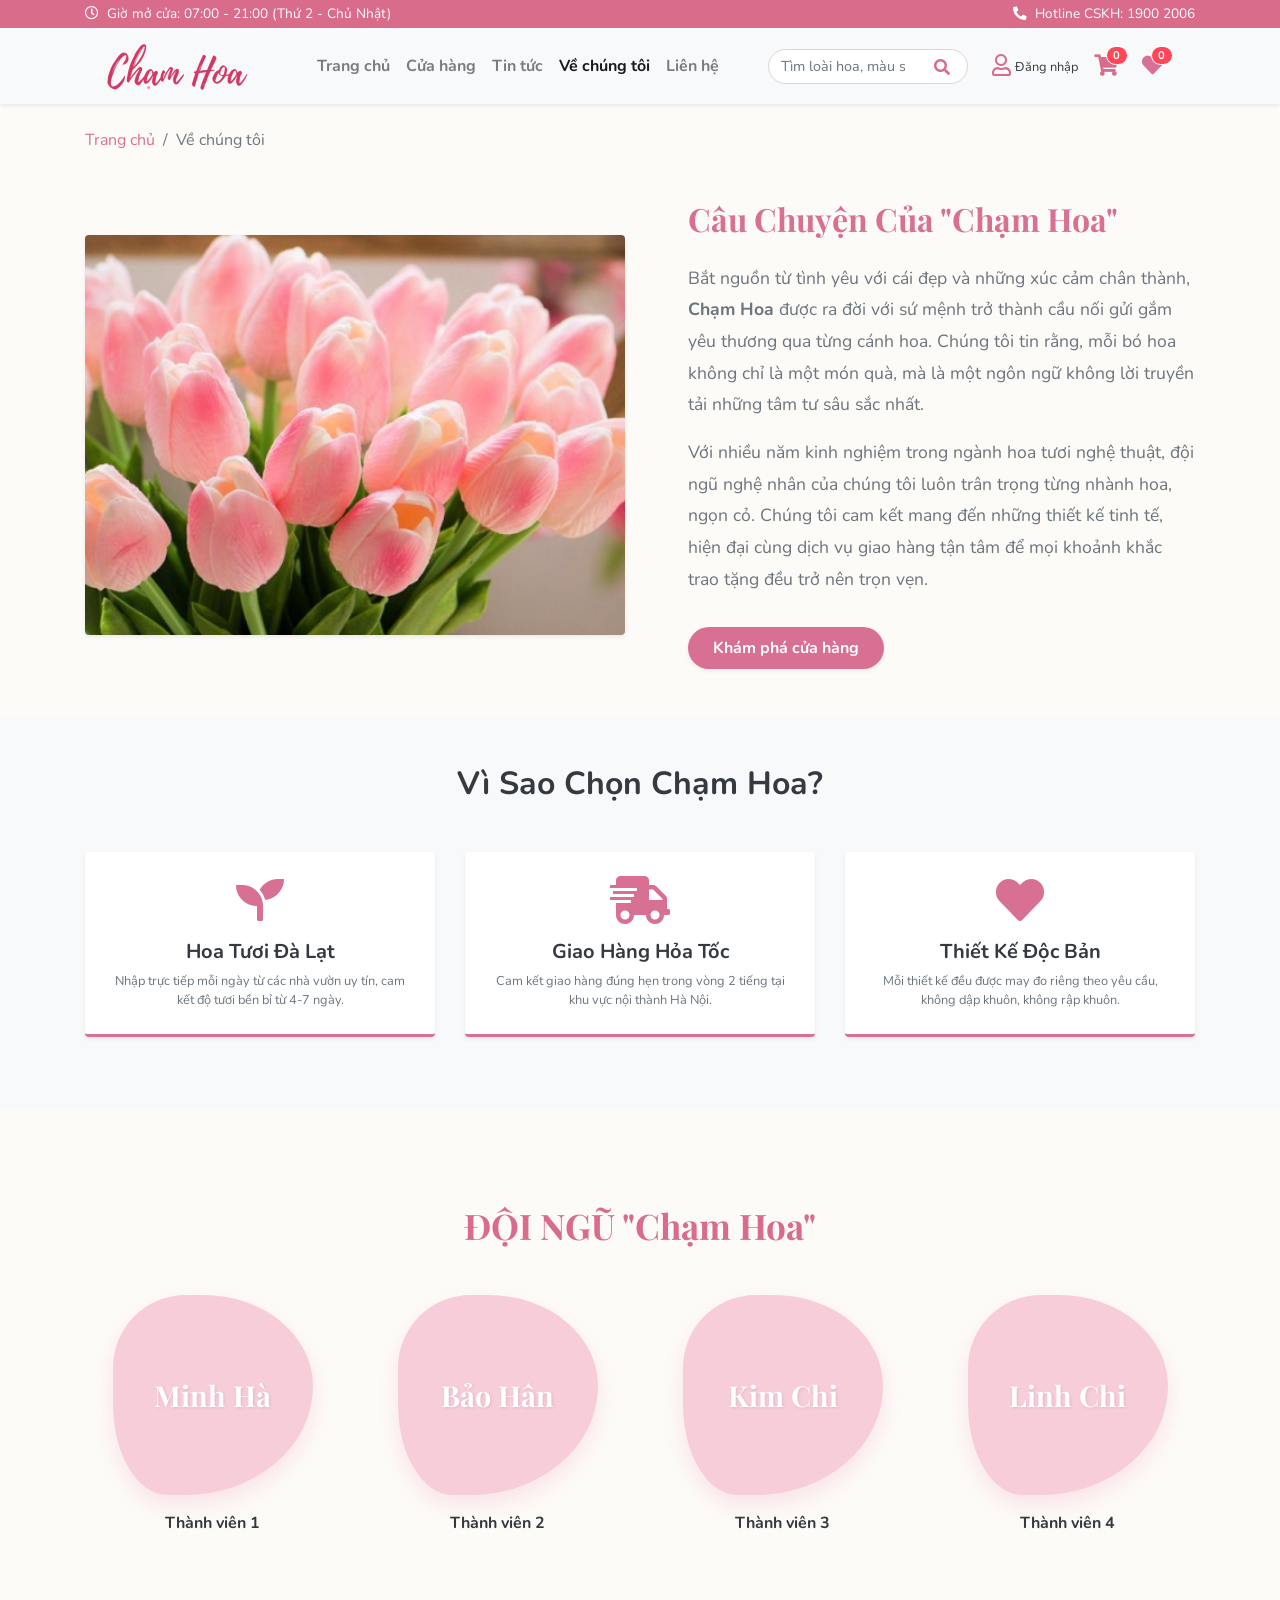
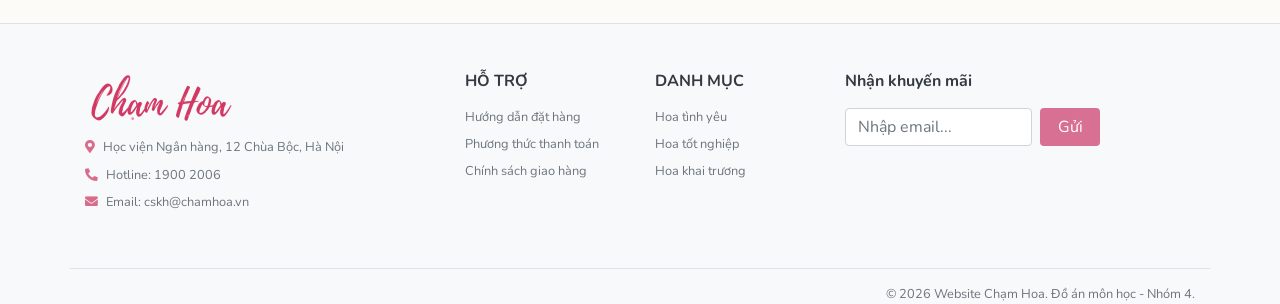
<file: about.html>
<!DOCTYPE html>
<html lang="vi">
<head>
    <meta charset="UTF-8">
    <meta name="viewport" content="width=device-width, initial-scale=1.0">
    <title>Chạm Hoa - Mang cảm xúc gửi trao</title>
    
    <!-- Google Fonts -->
    <link rel="preconnect" href="https://fonts.googleapis.com">
    <link rel="preconnect" href="https://fonts.gstatic.com" crossorigin>
    <link href="https://fonts.googleapis.com/css2?family=Nunito:wght@400;600;700&family=Playfair+Display:ital,wght@0,600;0,700;1,600&display=swap" rel="stylesheet">
    
    <!-- Bootstrap 4 CSS -->
    <link rel="stylesheet" href="https://stackpath.bootstrapcdn.com/bootstrap/4.5.2/css/bootstrap.min.css">
    <!-- Font Awesome cho Icon -->
    <link rel="stylesheet" href="https://cdnjs.cloudflare.com/ajax/libs/font-awesome/5.15.1/css/all.min.css">
    <!-- File CSS riêng -->
    <link rel="stylesheet" href="main.css">
</head>
<body>

    <!-- Top Bar -->
    <div class="bg-dark-pink text-white py-1 d-none d-lg-block">
        <div class="container d-flex justify-content-between align-items-center" style="font-size: 0.85rem;">
            <div><i class="far fa-clock mr-1"></i> Giờ mở cửa: 07:00 - 21:00 (Thứ 2 - Chủ Nhật)</div>
            <div><i class="fas fa-phone-alt mr-1"></i> Hotline CSKH: 1900 2006</div>
        </div>
    </div>

    <!-- Header & Navigation -->
    <header class="bg-light shadow-sm sticky-top">
        <div class="container">
            <nav class="navbar navbar-expand-lg navbar-light py-2">
                <a class="navbar-brand" href="index.html">
                    <img src="images/logo 4.png" alt="Chạm Hoa" style="height: 50px; width: auto;">
                </a>

                <button class="navbar-toggler border-0" type="button" data-toggle="collapse" data-target="#navbarNav">
                    <span class="navbar-toggler-icon"></span>
                </button>

                <div class="collapse navbar-collapse" id="navbarNav">
                    <ul class="navbar-nav mx-auto">
                        <li class="nav-item"><a class="nav-link font-weight-bold" href="index.html">Trang chủ</a></li>
                        <li class="nav-item"><a class="nav-link font-weight-bold" href="products.html" onclick="localStorage.setItem('nhoDanhMuc', 'all');">Cửa hàng</a></li>
                        <!-- Thêm mục Tin tức vào đây -->
                        <li class="nav-item"><a class="nav-link font-weight-bold" href="news.html">Tin tức</a></li>
                        <li class="nav-item active"><a class="nav-link font-weight-bold" href="about.html">Về chúng tôi</a></li>
                        <li class="nav-item"><a class="nav-link font-weight-bold" href="contact.html">Liên hệ</a></li>
                    </ul>

                    <!-- Khối Tìm Kiếm, Đăng Nhập & Giỏ Hàng -->
                    <div class="d-flex align-items-center mt-3 mt-lg-0">
                        <form class="form-inline position-relative mr-4" action="products.html">
                            <input class="form-control rounded-pill search-input pr-5" type="search" id="search-input" placeholder="Tìm loài hoa, màu sắc..." style="width: 200px; font-size: 0.9rem;">
                            <button class="btn btn-link position-absolute text-pink" type="submit" style="right: 5px; top: 0;"><i class="fas fa-search"></i></button>
                        </form>
                        
                        <a href="#" class="text-dark text-decoration-none mr-3 font-weight-bold hover-pink" data-toggle="modal" data-target="#loginModal" title="Tài khoản">
                            <i class="far fa-user fa-lg text-pink mr-1"></i><span class="d-none d-xl-inline small">Đăng nhập</span>
                        </a>

                        <a href="cart.html" class="position-relative text-decoration-none hover-pink" title="Giỏ hàng">
                            <i class="fas fa-shopping-cart fa-lg text-pink"></i>
                            <span class="badge badge-pill position-absolute cart-badge">0</span>
                        </a>
                    </div>
                </div>
                <a href="yeu-thich.html" class="position-relative text-dark ml-4 mr-3 text-decoration-none" title="Danh sách hoa yêu thích">
                     <i class="fas fa-heart fa-lg header-heart" style="color: #d87093;"></i>
                     <span class="badge badge-pill position-absolute wishlist-badge header-wishlist-count">0</span>
                </a>
            </nav>
        </div>
    </header>

    <style>
        .avatar-effect {
            transition: transform 0.3s ease, box-shadow 0.3s ease;
            cursor: default;
        }
        .avatar-effect:hover {
            transform: translateY(-8px);
            box-shadow: 0 10px 25px rgba(216, 112, 147, 0.5) !important;
        }
    </style>
</head>
<body>

    <div class="container mt-4">
        <nav aria-label="breadcrumb">
            <ol class="breadcrumb bg-transparent p-0">
                <li class="breadcrumb-item"><a href="index.html" style="color: #d87093; text-decoration: none;">Trang chủ</a></li>
                <li class="breadcrumb-item active" aria-current="page">Về chúng tôi</li>
            </ol>
        </nav>
    </div>

    <section class="container my-5">
        <div class="row align-items-center">
            <div class="col-lg-6 mb-4 mb-lg-0">
                <img src="images/about.png" alt="Câu chuyện Chạm Hoa" class="img-fluid rounded shadow-sm w-100" style="object-fit: cover; height: 400px;">
            </div>
            <div class="col-lg-6 pl-lg-5">
                <h2 class="font-weight-bold mb-4" style="color: #d87093; font-family: 'Playfair Display', serif;">Câu Chuyện Của "Chạm Hoa"</h2>
                <p class="text-muted" style="line-height: 1.8; font-size: 1.1rem;">
                    Bắt nguồn từ tình yêu với cái đẹp và những xúc cảm chân thành, <strong>Chạm Hoa</strong> được ra đời với sứ mệnh trở thành cầu nối gửi gắm yêu thương qua từng cánh hoa. Chúng tôi tin rằng, mỗi bó hoa không chỉ là một món quà, mà là một ngôn ngữ không lời truyền tải những tâm tư sâu sắc nhất.
                </p>
                <p class="text-muted" style="line-height: 1.8; font-size: 1.1rem;">
                    Với nhiều năm kinh nghiệm trong ngành hoa tươi nghệ thuật, đội ngũ nghệ nhân của chúng tôi luôn trân trọng từng nhành hoa, ngọn cỏ. Chúng tôi cam kết mang đến những thiết kế tinh tế, hiện đại cùng dịch vụ giao hàng tận tâm để mọi khoảnh khắc trao tặng đều trở nên trọn vẹn.
                </p>
                <a href="products.html" class="btn text-white mt-3 px-4 py-2 rounded-pill font-weight-bold shadow-sm" style="background-color: #d87093;">Khám phá cửa hàng</a>
            </div>
        </div>
    </section>

    <section class="bg-light py-5">
        <div class="container">
            <h2 class="text-center font-weight-bold mb-5 text-dark">Vì Sao Chọn Chạm Hoa?</h2>
            <div class="row text-center">
                <div class="col-md-4 mb-4">
                    <div class="p-4 bg-white rounded shadow-sm h-100 border-bottom" style="border-bottom-color: #d87093 !important; border-width: 3px !important;">
                        <i class="fas fa-seedling fa-3x mb-3" style="color: #d87093;"></i>
                        <h5 class="font-weight-bold text-dark">Hoa Tươi Đà Lạt</h5>
                        <p class="text-muted small mb-0">Nhập trực tiếp mỗi ngày từ các nhà vườn uy tín, cam kết độ tươi bền bỉ từ 4-7 ngày.</p>
                    </div>
                </div>
                <div class="col-md-4 mb-4">
                    <div class="p-4 bg-white rounded shadow-sm h-100 border-bottom" style="border-bottom-color: #d87093 !important; border-width: 3px !important;">
                        <i class="fas fa-shipping-fast fa-3x mb-3" style="color: #d87093;"></i>
                        <h5 class="font-weight-bold text-dark">Giao Hàng Hỏa Tốc</h5>
                        <p class="text-muted small mb-0">Cam kết giao hàng đúng hẹn trong vòng 2 tiếng tại khu vực nội thành Hà Nội.</p>
                    </div>
                </div>
                <div class="col-md-4 mb-4">
                    <div class="p-4 bg-white rounded shadow-sm h-100 border-bottom" style="border-bottom-color: #d87093 !important; border-width: 3px !important;">
                        <i class="fas fa-heart fa-3x mb-3" style="color: #d87093;"></i>
                        <h5 class="font-weight-bold text-dark">Thiết Kế Độc Bản</h5>
                        <p class="text-muted small mb-0">Mỗi thiết kế đều được may đo riêng theo yêu cầu, không dập khuôn, không rập khuôn.</p>
                    </div>
                </div>
            </div>
        </div>
    </section>

    <!-- Đội ngũ chuyên gia -->
     <section class="container my-5 pt-5 text-center">
        <h2 class="section-title mb-5">ĐỘI NGŨ "Chạm Hoa"</h2>
        <div class="row justify-content-center">
            <div class="col-md-3 col-6 mb-4">
                <div class="petal-frame d-flex align-items-center justify-content-center mx-auto">
                    <h4 class="text-white mb-0 member-name">Minh Hà</h4>
                </div>
                <p class="mt-3 text-dark font-weight-bold">Thành viên 1</p>
            </div>
            <div class="col-md-3 col-6 mb-4">
                <div class="petal-frame d-flex align-items-center justify-content-center mx-auto" style="animation-delay: 0.2s;">
                    <h4 class="text-white mb-0 member-name">Bảo Hân</h4>
                </div>
                <p class="mt-3 text-dark font-weight-bold">Thành viên 2</p>
            </div>
            <div class="col-md-3 col-6 mb-4">
                <div class="petal-frame d-flex align-items-center justify-content-center mx-auto" style="animation-delay: 0.4s;">
                    <h4 class="text-white mb-0 member-name">Kim Chi</h4>
                </div>
                <p class="mt-3 text-dark font-weight-bold">Thành viên 3 </p>
            </div>
            <div class="col-md-3 col-6 mb-4">
                <div class="petal-frame d-flex align-items-center justify-content-center mx-auto" style="animation-delay: 0.6s;">
                    <h4 class="text-white mb-0 member-name">Linh Chi</h4>
                </div>
                <p class="mt-3 text-dark font-weight-bold">Thành viên 4</p>
            </div>
        </div>
    </section>


    <footer class="bg-light pt-5 border-top mt-auto">
        <div class="container">
            <div class="row">
                
                <div class="col-lg-4 col-md-6 mb-4">
                    <a href="index.html" class="text-decoration-none">
                        <img src="images/logo 4.png" alt="Logo Chạm Hoa" class="mb-3" style="height: 50px;">
                    </a>
                    <p class="text-muted small mb-2"><i class="fas fa-map-marker-alt mr-2 text-pink"></i>Học viện Ngân hàng, 12 Chùa Bộc, Hà Nội</p>
                    <p class="text-muted small mb-2"><i class="fas fa-phone-alt mr-2 text-pink"></i>Hotline: 1900 2006</p>
                    <p class="text-muted small mb-2"><i class="fas fa-envelope mr-2 text-pink"></i>Email: cskh@chamhoa.vn</p>
                </div>
                
                    <div class="col-lg-2 col-md-6 mb-4">
                    <h6 class="font-weight-bold mb-3 text-dark">HỖ TRỢ</h6>
                    <ul class="list-unstyled small">
                        <li class="mb-2"><a href="huong-dan-dat-hang.html" class="text-muted text-decoration-none hover-pink">Hướng dẫn đặt hàng</a></li>
                        <li class="mb-2"><a href="phuong-thuc-thanh-toan.html" class="text-muted text-decoration-none hover-pink">Phương thức thanh toán</a></li>
                        <li class="mb-2"><a href="chinh-sach-giao-hang.html" class="text-muted text-decoration-none hover-pink">Chính sách giao hàng</a></li>
                    </ul>
                </div>
                
                <div class="col-lg-2 col-md-6 mb-4">
                    <h6 class="font-weight-bold mb-3 text-dark">DANH MỤC</h6>
                    <ul class="list-unstyled small">
                        <li class="mb-2"><a href="products.html" class="text-muted text-decoration-none hover-pink">Hoa tình yêu</a></li>
                        <li class="mb-2"><a href="products.html" class="text-muted text-decoration-none hover-pink">Hoa tốt nghiệp</a></li>
                        <li class="mb-2"><a href="products.html" class="text-muted text-decoration-none hover-pink">Hoa khai trương</a></li>
                    </ul>
                </div>

                <div class="col-lg-3 col-md-6 mb-4">
                    <h6 class="font-weight-bold mb-3 text-dark">Nhận khuyến mãi</h6>
                    <form class="d-flex">
                        <input type="email" class="form-control mr-2" placeholder="Nhập email...">
                        <button type="submit" class="btn text-white" style="background-color: #d87093; min-width: 60px;">Gửi</button>
                    </form>
                </div>
            </div>
            

            <div class="row mt-4 pt-3 border-top">
                <div class="col-12 text-right">
                    <p class="small text-muted mb-0">© 2026 Website Chạm Hoa. Đồ án môn học - Nhóm 4.</p>
                </div>
            </div>
        </div>
    </footer>


    <div class="modal fade" id="loginModal" tabindex="-1" role="dialog">
        <div class="modal-dialog modal-dialog-centered" role="document">
            <div class="modal-content border-0 shadow">
                <div class="modal-header border-bottom-0 pb-0">
                    <h4 class="modal-title brand-text mx-auto">ĐĂNG NHẬP</h4>
                    <button type="button" class="close position-absolute" style="right: 15px;" data-dismiss="modal">&times;</button>
                </div>
                <div class="modal-body p-4">
                    <form>
                        <div class="form-group mb-3">
                            <label class="small font-weight-bold text-muted">Email</label>
                            <input type="email" class="form-control rounded-pill" placeholder="Nhập email của bạn..." required>
                        </div>
                        <div class="form-group mb-4">
                            <div class="d-flex justify-content-between">
                                <label class="small font-weight-bold text-muted">Mật khẩu</label>
                                <a href="#" class="small text-pink text-decoration-none">Quên mật khẩu?</a>
                            </div>
                            <input type="password" class="form-control rounded-pill" placeholder="Nhập mật khẩu..." required>
                        </div>
                        <button type="submit" class="btn btn-block custom-btn rounded-pill py-2">ĐĂNG NHẬP</button>
                        <p class="text-center mt-4 mb-0 small text-muted">
                            Chưa có tài khoản? 
                            <a href="#" class="text-pink font-weight-bold" data-dismiss="modal" data-toggle="modal" data-target="#registerModal">Đăng ký ngay</a>
                        </p>
                    </form>
                </div>
            </div>
        </div>
    </div>

  
    <div class="modal fade" id="registerModal" tabindex="-1" role="dialog">
        <div class="modal-dialog modal-dialog-centered" role="document">
            <div class="modal-content border-0 shadow">
                <div class="modal-header border-bottom-0 pb-0">
                    <h4 class="modal-title brand-text mx-auto">ĐĂNG KÝ</h4>
                    <button type="button" class="close position-absolute" style="right: 15px;" data-dismiss="modal">&times;</button>
                </div>
                <div class="modal-body p-4">
                    <form>
                        <div class="form-group mb-3">
                            <label class="small font-weight-bold text-muted">Họ và tên</label>
                            <input type="text" class="form-control rounded-pill" placeholder="Nhập họ và tên..." required>
                        </div>
                        <div class="form-group mb-3">
                            <label class="small font-weight-bold text-muted">Email</label>
                            <input type="email" class="form-control rounded-pill" placeholder="Nhập email của bạn..." required>
                        </div>
                        <div class="form-group mb-4">
                            <label class="small font-weight-bold text-muted">Mật khẩu</label>
                            <input type="password" class="form-control rounded-pill" placeholder="Tạo mật khẩu..." required>
                        </div>
                        <button type="submit" class="btn btn-block custom-btn rounded-pill py-2">Tạo Tài Khoản</button>
                        <p class="text-center mt-4 mb-0 small text-muted">
                            Đã có tài khoản? 
                            <a href="#" class="text-pink font-weight-bold" data-dismiss="modal" data-toggle="modal" data-target="#loginModal">Đăng nhập</a>
                        </p>
                    </form>
                </div>
            </div>
        </div>
    </div>

    <script src="https://code.jquery.com/jquery-3.5.1.min.js"></script>
    <script src="https://cdn.jsdelivr.net/npm/popper.js@1.16.1/dist/umd/popper.min.js"></script>
    <script src="https://stackpath.bootstrapcdn.com/bootstrap/4.5.2/js/bootstrap.min.js"></script>
    <script src="main.js"></script>
    <script src="cart.js"></script>
</body>
</html>

    <!-- Scripts -->
    <script src="https://code.jquery.com/jquery-3.5.1.min.js"></script>
    <script src="https://stackpath.bootstrapcdn.com/bootstrap/4.5.2/js/bootstrap.min.js"></script>
    <script src="main.js"></script>
    <script>
        $(document).ready(function() {
            // Hàm lấy từ khóa, lưu vào bộ nhớ và chuyển trang
            function thucHienTimKiem() {
                var keyword = $('#search-input').val().trim();
                if (keyword !== "") {
                    localStorage.setItem('nhoTuKhoa', keyword);
                    
                    // Nhớ đảm bảo tên file này khớp với tên trang cửa hàng của bạn
                    window.location.href = 'products.html'; 
                }
            }

            // Bắt sự kiện khi khách nhấn phím Enter
            $('#search-input').on('keypress', function(e) {
                if (e.which === 13) { 
                    e.preventDefault(); // Chặn hành vi load lại trang mặc định của form
                    thucHienTimKiem();
                }
            });

            // Bắt sự kiện khi khách click chuột vào nút kính lúp
            $('.fa-search').closest('button').click(function(e) {
                e.preventDefault();
                thucHienTimKiem();
            });
        });
        // ==========================================
        // TÌM KIẾM THÔNG MINH (THEO TÊN + MÀU + LOÀI HOA) 
        // ==========================================
        $('#search-input').on('keyup input change search', function() {
            var keyword = $(this).val().toLowerCase().trim();

            $('.product-item').each(function() {
                // Lấy tất cả thông tin của bó hoa để gộp thành 1 chuỗi dài
                var productName = $(this).text().toLowerCase();
                var productColor = $(this).attr('data-color') ? $(this).attr('data-color').toLowerCase() : "";
                var productSpecies = $(this).attr('data-loaihoa') ? $(this).attr('data-loaihoa').toLowerCase() : "";
                
                // Chuỗi tổng hợp chứa: Tên hiển thị + Nhãn Màu + Nhãn Loài Hoa
                var allText = productName + " " + productColor + " " + productSpecies;

                // Tách từ khóa khách gõ thành từng chữ (VD: "hồng vàng" -> ["hồng", "vàng"])
                var words = keyword.split(" ");
                var match = true;

                // Kiểm tra xem TẤT CẢ các chữ khách gõ có nằm trong chuỗi tổng hợp không
                for (var i = 0; i < words.length; i++) {
                    if (words[i] !== "" && allText.indexOf(words[i]) === -1) {
                        match = false; // Chỉ cần 1 chữ không khớp là loại luôn bó hoa này
                        break;
                    }
                }

                if (match) {
                    $(this).attr('style', 'display: block !important;');
                } else {
                    $(this).attr('style', 'display: none !important;');
                }
            });
        });
    </script>
</body>
</html>
</file>
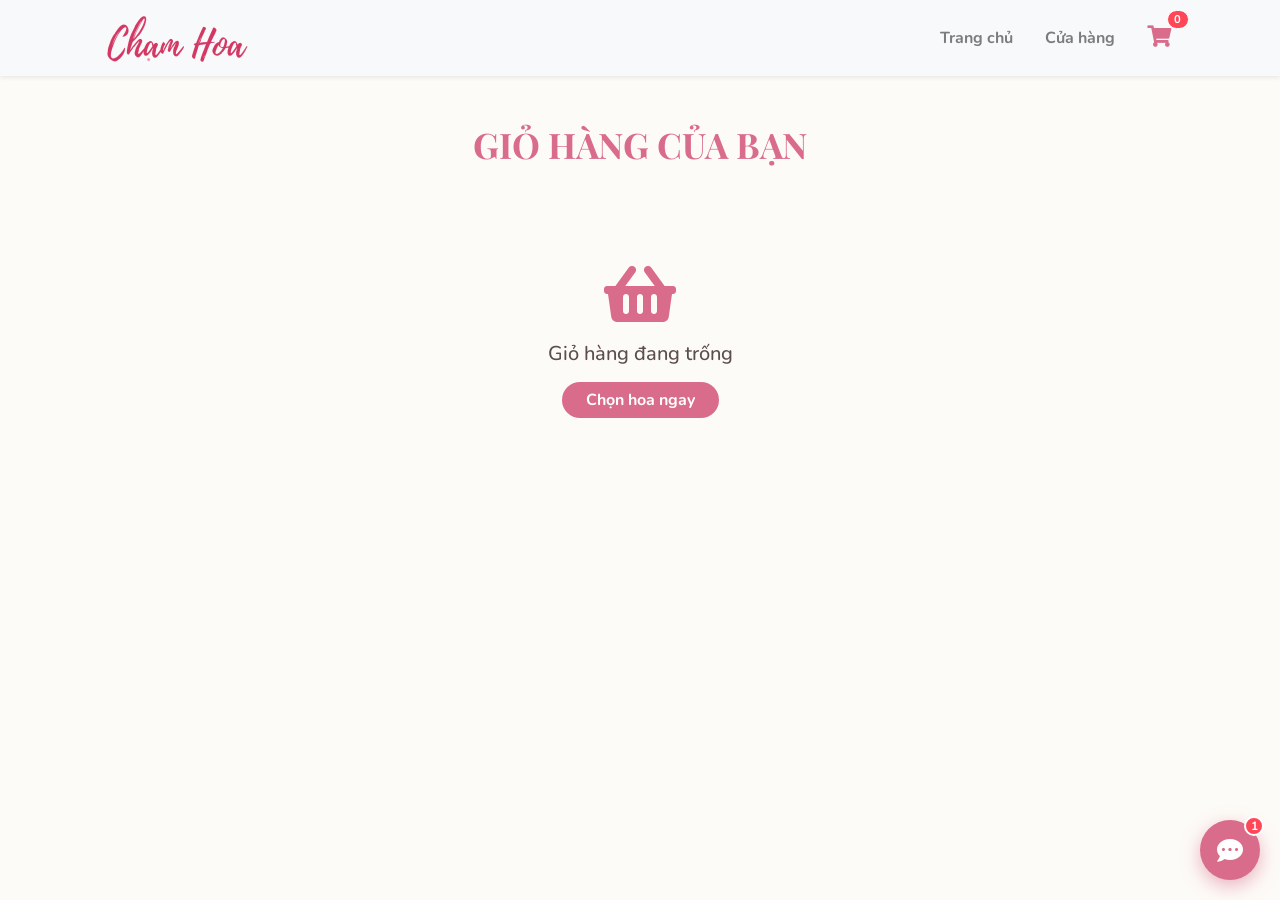
<file: cart.html>
<!DOCTYPE html>
<html lang="vi">
<head>
    <meta charset="UTF-8">
    <meta name="viewport" content="width=device-width, initial-scale=1.0">
    <title>Giỏ hàng - Chạm Hoa</title>

    <link rel="preconnect" href="https://fonts.googleapis.com">
    <link rel="preconnect" href="https://fonts.gstatic.com" crossorigin>
    <link href="https://fonts.googleapis.com/css2?family=Nunito:wght@400;600;700&family=Playfair+Display:ital,wght@0,600;0,700;1,600&display=swap" rel="stylesheet">
    <link rel="stylesheet" href="https://stackpath.bootstrapcdn.com/bootstrap/4.5.2/css/bootstrap.min.css">
    <link rel="stylesheet" href="https://cdnjs.cloudflare.com/ajax/libs/font-awesome/5.15.1/css/all.min.css">
    <link rel="stylesheet" href="main.css">
</head>
<body>

    <!-- HEADER: nhóm hãy thay đoạn này bằng header giống index.html để đồng bộ -->
    <header class="bg-light shadow-sm sticky-top">
        <div class="container">
            <nav class="navbar navbar-expand-lg navbar-light py-2">
                <a class="navbar-brand" href="index.html">
                    <img src="images/logo 4.png" alt="Chạm Hoa" style="height: 50px; width: auto;">
                </a>
                <ul class="navbar-nav ml-auto flex-row">
                    <li class="nav-item mr-3"><a class="nav-link font-weight-bold" href="index.html">Trang chủ</a></li>
                    <li class="nav-item mr-3"><a class="nav-link font-weight-bold" href="products.html" onclick="localStorage.setItem('nhoDanhMuc', 'all');">Cửa hàng</a></li>
                    <li class="nav-item">
                        <a href="cart.html" class="nav-link position-relative hover-pink">
                            <i class="fas fa-shopping-cart fa-lg text-pink"></i>
                            <span class="badge badge-pill position-absolute cart-badge">0</span>
                        </a>
                    </li>
                </ul>
            </nav>
        </div>
    </header>

    <main class="container my-5">
        <h2 class="text-center section-title mb-5">GIỎ HÀNG CỦA BẠN</h2>

        <!-- Giỏ hàng trống -->
        <div id="cart-empty" class="text-center py-5" style="display:none;">
            <i class="fas fa-shopping-basket fa-4x text-pink mb-3"></i>
            <h5 class="mb-3">Giỏ hàng đang trống</h5>
            <a href="products.html" class="btn custom-btn rounded-pill px-4">Chọn hoa ngay</a>
        </div>

        <!-- Giỏ hàng có sản phẩm -->
        <div id="cart-content" class="row" style="display:none;">
            <div class="col-lg-8 mb-4">
                <div class="table-responsive bg-white shadow-sm rounded-lg">
                    <table class="table mb-0">
                        <thead>
                            <tr class="text-center">
                                <th class="text-left">Sản phẩm</th>
                                <th>Đơn giá</th>
                                <th>Số lượng</th>
                                <th>Thành tiền</th>
                                <th></th>
                            </tr>
                        </thead>
                        <tbody id="cart-items"></tbody>
                    </table>
                </div>
                <a href="products.html" class="d-inline-block mt-3 text-pink font-weight-bold text-decoration-none">
                    <i class="fas fa-angle-left mr-1"></i> Tiếp tục mua hoa
                </a>
            </div>

            <div class="col-lg-4">
                <div class="bg-white shadow-sm rounded-lg p-4">
                    <h5 class="font-weight-bold mb-4">Tóm tắt đơn hàng</h5>
                    <div class="d-flex justify-content-between mb-2">
                        <span>Tạm tính</span><span id="cart-subtotal">0đ</span>
                    </div>
                    <div class="d-flex justify-content-between mb-2">
                        <span>Phí giao hàng</span><span id="cart-ship">0đ</span>
                    </div>
                    <p id="ship-note" class="small text-muted mb-2"></p>
                    <hr>
                    <div class="d-flex justify-content-between mb-4">
                        <strong>Tổng cộng</strong>
                        <strong class="text-danger" style="font-size:1.3rem;" id="cart-total">0đ</strong>
                    </div>
                    <button id="btn-checkout" class="btn btn-block custom-btn rounded-pill py-2">XÁC NHẬN THANH TOÁN</button>
                </div>
            </div>
        </div>
    </main>

    <script src="https://code.jquery.com/jquery-3.5.1.min.js"></script>
    <script src="https://cdn.jsdelivr.net/npm/popper.js@1.16.1/dist/umd/popper.min.js"></script>
    <script src="https://stackpath.bootstrapcdn.com/bootstrap/4.5.2/js/bootstrap.min.js"></script>
    <script src="main.js"></script>
    <script src="cart.js"></script>
    <script src="chat.js"></script>
</body>
</html>
</file>
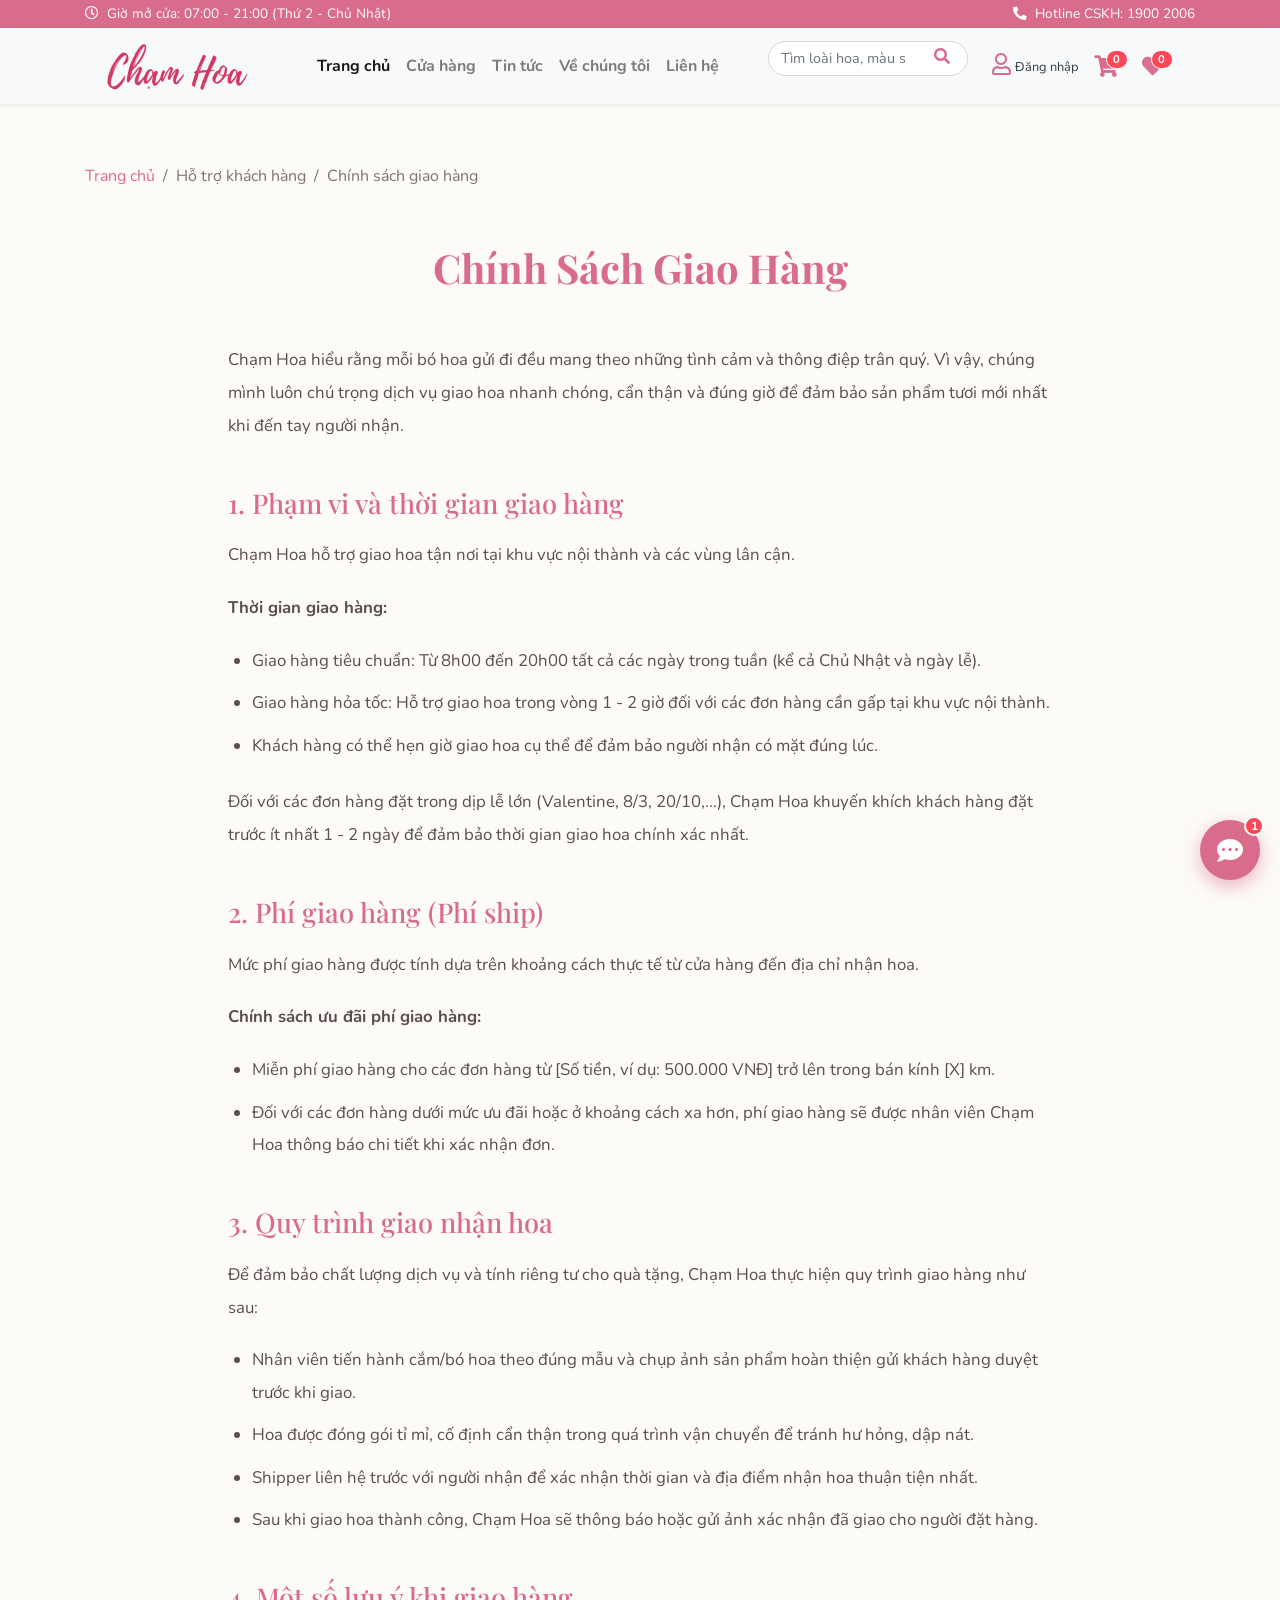
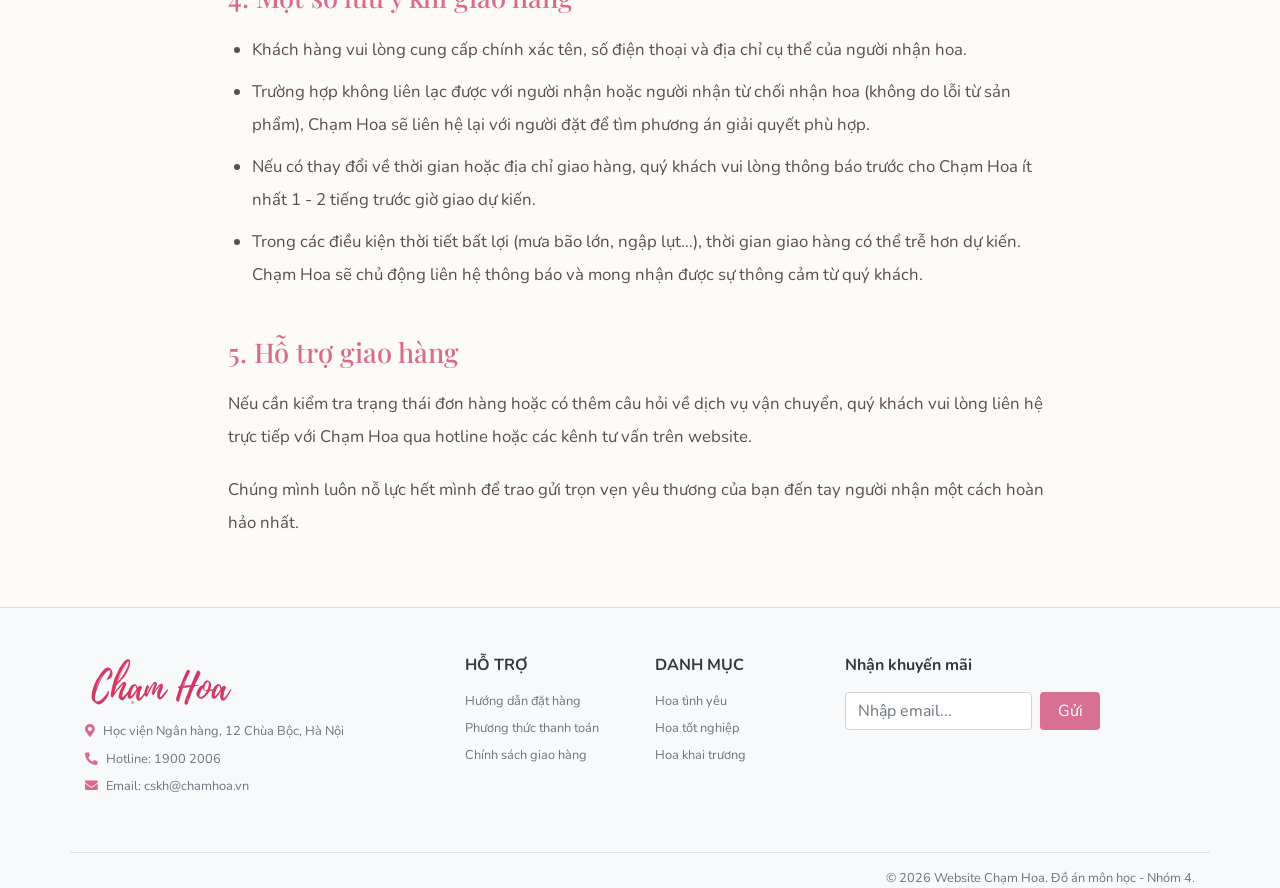
<file: chinh-sach-giao-hang.html>
<!-- Top Bar -->
    <div class="bg-dark-pink text-white py-1 d-none d-lg-block">
        <div class="container d-flex justify-content-between align-items-center" style="font-size: 0.85rem;">
            <div><i class="far fa-clock mr-1"></i> Giờ mở cửa: 07:00 - 21:00 (Thứ 2 - Chủ Nhật)</div>
            <div><i class="fas fa-phone-alt mr-1"></i> Hotline CSKH: 1900 2006</div>
        </div>
    </div>

 <header class="bg-light shadow-sm sticky-top">
        <div class="container">
            <nav class="navbar navbar-expand-lg navbar-light py-2">
                <a class="navbar-brand" href="index.html">
                    <img src="images/logo 4.png" alt="Chạm Hoa" style="height: 50px; width: auto;">
                </a>

                <button class="navbar-toggler border-0" type="button" data-toggle="collapse" data-target="#navbarNav">
                    <span class="navbar-toggler-icon"></span>
                </button>

                <div class="collapse navbar-collapse" id="navbarNav">
                    <ul class="navbar-nav mx-auto">
                        <li class="nav-item active"><a class="nav-link font-weight-bold" href="index.html">Trang chủ</a></li>
                        <li class="nav-item"><a class="nav-link font-weight-bold" href="products.html" onclick="localStorage.setItem('nhoDanhMuc', 'all');">Cửa hàng</a></li>
                        <!-- Thêm mục Tin tức vào đây -->
                        <li class="nav-item"><a class="nav-link font-weight-bold" href="news.html">Tin tức</a></li>
                        <li class="nav-item"><a class="nav-link font-weight-bold" href="about.html">Về chúng tôi</a></li>
                        <li class="nav-item"><a class="nav-link font-weight-bold" href="contact.html">Liên hệ</a></li>
                    </ul>

                    <!-- Khối Tìm Kiếm, Đăng Nhập & Giỏ Hàng -->
                    <div class="d-flex align-items-center mt-3 mt-lg-0">
                        <form class="form-inline position-relative mr-4" action="products.html">
                            <input class="form-control rounded-pill search-input pr-5" type="search" id="search-input" placeholder="Tìm loài hoa, màu sắc..." style="width: 200px; font-size: 0.9rem;">
                            <button class="btn btn-link position-absolute text-pink" type="submit" style="right: 5px; top: 0;"><i class="fas fa-search"></i></button>
                        </form>
                        
                        <a href="#" class="text-dark text-decoration-none mr-3 font-weight-bold hover-pink" data-toggle="modal" data-target="#loginModal" title="Tài khoản">
                            <i class="far fa-user fa-lg text-pink mr-1"></i><span class="d-none d-xl-inline small">Đăng nhập</span>
                        </a>

                        <a href="cart.html" class="position-relative text-decoration-none hover-pink" title="Giỏ hàng">
                            <i class="fas fa-shopping-cart fa-lg text-pink"></i>
                            <span class="badge badge-pill position-absolute cart-badge">0</span>
                        </a>
                    </div>
                </div>
                <a href="yeu-thich.html" class="position-relative text-dark ml-4 mr-3 text-decoration-none" title="Danh sách hoa yêu thích">
                    <i class="fas fa-heart fa-lg header-heart" style="color: #d87093;"></i>
                    <span class="badge badge-pill position-absolute wishlist-badge header-wishlist-count">0</span>
                </a>
            </nav>
        </div>
    </header>
   
<!DOCTYPE html>
<html lang="vi">
<head>
    <meta charset="UTF-8">
    <meta name="viewport" content="width=device-width, initial-scale=1.0">
    <title>Tin tức & Mẹo vặt - Chạm Hoa</title>

    <link rel="preconnect" href="https://fonts.googleapis.com">
    <link rel="preconnect" href="https://fonts.gstatic.com" crossorigin>
    <link href="https://fonts.googleapis.com/css2?family=Nunito:wght@400;600;700&family=Playfair+Display:ital,wght@0,600;0,700;1,600&display=swap" rel="stylesheet">

    <link rel="stylesheet" href="https://stackpath.bootstrapcdn.com/bootstrap/4.5.2/css/bootstrap.min.css">
    <link rel="stylesheet" href="https://cdnjs.cloudflare.com/ajax/libs/font-awesome/5.15.1/css/all.min.css">
    <link rel="stylesheet" href="main.css">
</head>
<body>

    
<main class="container article-page py-5">

    <nav aria-label="breadcrumb" class="mb-4">
        <ol class="breadcrumb bg-transparent px-0">
            <li class="breadcrumb-item">
                <a href="index.html">Trang chủ</a>
            </li>
            <li class="breadcrumb-item active">
                Hỗ trợ khách hàng
            </li>
            <li class="breadcrumb-item active">
                Chính sách giao hàng
            </li>
        </ol>
    </nav>

    <div class="row justify-content-center">
        <div class="col-lg-9">

            <article>
                <header class="article-header text-center mb-5">
                    
                    <h1 class="article-title mt-3">
                        Chính Sách Giao Hàng
                    </h1>

                </header>

                <div class="article-content">

                    <div class="article-content">

    <p>
        Chạm Hoa hiểu rằng mỗi bó hoa gửi đi đều mang theo những tình cảm và thông điệp trân quý. 
        Vì vậy, chúng mình luôn chú trọng dịch vụ giao hoa nhanh chóng, cẩn thận và đúng giờ 
        để đảm bảo sản phẩm tươi mới nhất khi đến tay người nhận.
    </p>

    <h2>1. Phạm vi và thời gian giao hàng</h2>

    <p>
        Chạm Hoa hỗ trợ giao hoa tận nơi tại khu vực nội thành và các vùng lân cận.
    </p>

    <p><strong>Thời gian giao hàng:</strong></p>

    <ul>
        <li>Giao hàng tiêu chuẩn: Từ 8h00 đến 20h00 tất cả các ngày trong tuần (kể cả Chủ Nhật và ngày lễ).</li>
        <li>Giao hàng hỏa tốc: Hỗ trợ giao hoa trong vòng 1 - 2 giờ đối với các đơn hàng cần gấp tại khu vực nội thành.</li>
        <li>Khách hàng có thể hẹn giờ giao hoa cụ thể để đảm bảo người nhận có mặt đúng lúc.</li>
    </ul>

    <p>
        Đối với các đơn hàng đặt trong dịp lễ lớn (Valentine, 8/3, 20/10,...), Chạm Hoa khuyến khích 
        khách hàng đặt trước ít nhất 1 - 2 ngày để đảm bảo thời gian giao hoa chính xác nhất.
    </p>


    <h2>2. Phí giao hàng (Phí ship)</h2>

    <p>
        Mức phí giao hàng được tính dựa trên khoảng cách thực tế từ cửa hàng đến địa chỉ nhận hoa.
    </p>

    <p><strong>Chính sách ưu đãi phí giao hàng:</strong></p>

    <ul>
        <li>Miễn phí giao hàng cho các đơn hàng từ [Số tiền, ví dụ: 500.000 VNĐ] trở lên trong bán kính [X] km.</li>
        <li>Đối với các đơn hàng dưới mức ưu đãi hoặc ở khoảng cách xa hơn, phí giao hàng sẽ được nhân viên Chạm Hoa thông báo chi tiết khi xác nhận đơn.</li>
    </ul>


    <h2>3. Quy trình giao nhận hoa</h2>

    <p>
        Để đảm bảo chất lượng dịch vụ và tính riêng tư cho quà tặng, Chạm Hoa thực hiện quy trình giao hàng như sau:
    </p>

    <ul>
        <li>Nhân viên tiến hành cắm/bó hoa theo đúng mẫu và chụp ảnh sản phẩm hoàn thiện gửi khách hàng duyệt trước khi giao.</li>
        <li>Hoa được đóng gói tỉ mỉ, cố định cẩn thận trong quá trình vận chuyển để tránh hư hỏng, dập nát.</li>
        <li>Shipper liên hệ trước với người nhận để xác nhận thời gian và địa điểm nhận hoa thuận tiện nhất.</li>
        <li>Sau khi giao hoa thành công, Chạm Hoa sẽ thông báo hoặc gửi ảnh xác nhận đã giao cho người đặt hàng.</li>
    </ul>


    <h2>4. Một số lưu ý khi giao hàng</h2>

    <ul>
        <li>
            Khách hàng vui lòng cung cấp chính xác tên, số điện thoại và địa chỉ cụ thể của người nhận hoa.
        </li>
        <li>
            Trường hợp không liên lạc được với người nhận hoặc người nhận từ chối nhận hoa (không do lỗi từ sản phẩm), 
            Chạm Hoa sẽ liên hệ lại với người đặt để tìm phương án giải quyết phù hợp.
        </li>
        <li>
            Nếu có thay đổi về thời gian hoặc địa chỉ giao hàng, quý khách vui lòng thông báo trước cho Chạm Hoa 
            ít nhất 1 - 2 tiếng trước giờ giao dự kiến.
        </li>
        <li>
            Trong các điều kiện thời tiết bất lợi (mưa bão lớn, ngập lụt...), thời gian giao hàng có thể trễ hơn dự kiến. 
            Chạm Hoa sẽ chủ động liên hệ thông báo và mong nhận được sự thông cảm từ quý khách.
        </li>
    </ul>


    <h2>5. Hỗ trợ giao hàng</h2>

    <p>
        Nếu cần kiểm tra trạng thái đơn hàng hoặc có thêm câu hỏi về dịch vụ vận chuyển, 
        quý khách vui lòng liên hệ trực tiếp với Chạm Hoa qua hotline hoặc các kênh tư vấn trên website.
    </p>

    <p>
        Chúng mình luôn nỗ lực hết mình để trao gửi trọn vẹn yêu thương của bạn đến tay người nhận một cách hoàn hảo nhất.
    </p>

</div>

                </div>
            </article>

        </div>
    </div>

</main>


    <script src="https://code.jquery.com/jquery-3.5.1.min.js"></script>
    <script src="https://cdn.jsdelivr.net/npm/popper.js@1.16.1/dist/umd/popper.min.js"></script>
    <script src="https://stackpath.bootstrapcdn.com/bootstrap/4.5.2/js/bootstrap.min.js"></script>
    <script src="main.js"></script>
    <script>
        $(document).ready(function() {
            // Hàm lấy từ khóa, lưu vào bộ nhớ và chuyển trang
            function thucHienTimKiem() {
                var keyword = $('#search-input').val().trim();
                if (keyword !== "") {
                    localStorage.setItem('nhoTuKhoa', keyword);
                    
                    // Nhớ đảm bảo tên file này khớp với tên trang cửa hàng của bạn
                    window.location.href = 'products.html'; 
                }
            }

            // Bắt sự kiện khi khách nhấn phím Enter
            $('#search-input').on('keypress', function(e) {
                if (e.which === 13) { 
                    e.preventDefault(); // Chặn hành vi load lại trang mặc định của form
                    thucHienTimKiem();
                }
            });

            // Bắt sự kiện khi khách click chuột vào nút kính lúp
            $('.fa-search').closest('button').click(function(e) {
                e.preventDefault();
                thucHienTimKiem();
            });
        });
        // ==========================================
        // TÌM KIẾM THÔNG MINH (THEO TÊN + MÀU + LOÀI HOA) 
        // ==========================================
        $('#search-input').on('keyup input change search', function() {
            var keyword = $(this).val().toLowerCase().trim();

            $('.product-item').each(function() {
                // Lấy tất cả thông tin của bó hoa để gộp thành 1 chuỗi dài
                var productName = $(this).text().toLowerCase();
                var productColor = $(this).attr('data-color') ? $(this).attr('data-color').toLowerCase() : "";
                var productSpecies = $(this).attr('data-loaihoa') ? $(this).attr('data-loaihoa').toLowerCase() : "";
                
                // Chuỗi tổng hợp chứa: Tên hiển thị + Nhãn Màu + Nhãn Loài Hoa
                var allText = productName + " " + productColor + " " + productSpecies;

                // Tách từ khóa khách gõ thành từng chữ (VD: "hồng vàng" -> ["hồng", "vàng"])
                var words = keyword.split(" ");
                var match = true;

                // Kiểm tra xem TẤT CẢ các chữ khách gõ có nằm trong chuỗi tổng hợp không
                for (var i = 0; i < words.length; i++) {
                    if (words[i] !== "" && allText.indexOf(words[i]) === -1) {
                        match = false; // Chỉ cần 1 chữ không khớp là loại luôn bó hoa này
                        break;
                    }
                }

                if (match) {
                    $(this).attr('style', 'display: block !important;');
                } else {
                    $(this).attr('style', 'display: none !important;');
                }
            });
        });
    </script>
</body>
</html>

   <!-- Footer -->
    <footer class="bg-light pt-5 border-top mt-auto">
        <div class="container">
            <div class="row">
                <!-- Cột 1: Thông tin liên hệ -->
                <div class="col-lg-4 col-md-6 mb-4">
                    <a href="index.html" class="text-decoration-none">
                        <img src="images/logo 4.png" alt="Logo Chạm Hoa" class="mb-3" style="height: 50px;">
                    </a>
                    <p class="text-muted small mb-2"><i class="fas fa-map-marker-alt mr-2 text-pink"></i>Học viện Ngân hàng, 12 Chùa Bộc, Hà Nội</p>
                    <p class="text-muted small mb-2"><i class="fas fa-phone-alt mr-2 text-pink"></i>Hotline: 1900 2006</p>
                    <p class="text-muted small mb-2"><i class="fas fa-envelope mr-2 text-pink"></i>Email: cskh@chamhoa.vn</p>
                </div>
                
                <!-- Cột 2: Hỗ trợ khách hàng -->
                    <div class="col-lg-2 col-md-6 mb-4">
                    <h6 class="font-weight-bold mb-3 text-dark">HỖ TRỢ</h6>
                    <ul class="list-unstyled small">
                        <li class="mb-2"><a href="huong-dan-dat-hang.html" class="text-muted text-decoration-none hover-pink">Hướng dẫn đặt hàng</a></li>
                        <li class="mb-2"><a href="phuong-thuc-thanh-toan.html" class="text-muted text-decoration-none hover-pink">Phương thức thanh toán</a></li>
                        <li class="mb-2"><a href="chinh-sach-giao-hang.html" class="text-muted text-decoration-none hover-pink">Chính sách giao hàng</a></li>
                    </ul>
                </div>
                

                <!-- Cột 3: Danh mục -->
                <div class="col-lg-2 col-md-6 mb-4">
                    <h6 class="font-weight-bold mb-3 text-dark">DANH MỤC</h6>
                    <ul class="list-unstyled small">
                        <li class="mb-2"><a href="products.html" class="text-muted text-decoration-none hover-pink">Hoa tình yêu</a></li>
                        <li class="mb-2"><a href="products.html" class="text-muted text-decoration-none hover-pink">Hoa tốt nghiệp</a></li>
                        <li class="mb-2"><a href="products.html" class="text-muted text-decoration-none hover-pink">Hoa khai trương</a></li>
                    </ul>
                </div>

                <!-- Cột 4: Nhận khuyến mãi -->
                <div class="col-lg-3 col-md-6 mb-4">
                    <h6 class="font-weight-bold mb-3 text-dark">Nhận khuyến mãi</h6>
                    <form class="d-flex">
                        <input type="email" class="form-control mr-2" placeholder="Nhập email...">
                        <button type="submit" class="btn text-white" style="background-color: #d87093; min-width: 60px;">Gửi</button>
                    </form>
                </div>
            </div>
            
            <!-- Dòng Bản quyền -->
            <div class="row mt-4 pt-3 border-top">
                <div class="col-12 text-right">
                    <p class="small text-muted mb-0">© 2026 Website Chạm Hoa. Đồ án môn học - Nhóm 4.</p>
                </div>
            </div>
        </div>
    </footer>


    <div class="modal fade" id="loginModal" tabindex="-1" role="dialog">
        <div class="modal-dialog modal-dialog-centered" role="document">
            <div class="modal-content border-0 shadow">
                <div class="modal-header border-bottom-0 pb-0">
                    <h4 class="modal-title brand-text mx-auto">ĐĂNG NHẬP</h4>
                    <button type="button" class="close position-absolute" style="right: 15px;" data-dismiss="modal">&times;</button>
                </div>
                <div class="modal-body p-4">
                    <form>
                        <div class="form-group mb-3">
                            <label class="small font-weight-bold text-muted">Email</label>
                            <input type="email" class="form-control rounded-pill" placeholder="Nhập email của bạn..." required>
                        </div>
                        <div class="form-group mb-4">
                            <div class="d-flex justify-content-between">
                                <label class="small font-weight-bold text-muted">Mật khẩu</label>
                                <a href="#" class="small text-pink text-decoration-none">Quên mật khẩu?</a>
                            </div>
                            <input type="password" class="form-control rounded-pill" placeholder="Nhập mật khẩu..." required>
                        </div>
                        <button type="submit" class="btn btn-block custom-btn rounded-pill py-2">ĐĂNG NHẬP</button>
                        <p class="text-center mt-4 mb-0 small text-muted">
                            Chưa có tài khoản? 
                            <a href="#" class="text-pink font-weight-bold" data-dismiss="modal" data-toggle="modal" data-target="#registerModal">Đăng ký ngay</a>
                        </p>
                    </form>
                </div>
            </div>
        </div>
    </div>

  
    <div class="modal fade" id="registerModal" tabindex="-1" role="dialog">
        <div class="modal-dialog modal-dialog-centered" role="document">
            <div class="modal-content border-0 shadow">
                <div class="modal-header border-bottom-0 pb-0">
                    <h4 class="modal-title brand-text mx-auto">ĐĂNG KÝ</h4>
                    <button type="button" class="close position-absolute" style="right: 15px;" data-dismiss="modal">&times;</button>
                </div>
                <div class="modal-body p-4">
                    <form>
                        <div class="form-group mb-3">
                            <label class="small font-weight-bold text-muted">Họ và tên</label>
                            <input type="text" class="form-control rounded-pill" placeholder="Nhập họ và tên..." required>
                        </div>
                        <div class="form-group mb-3">
                            <label class="small font-weight-bold text-muted">Email</label>
                            <input type="email" class="form-control rounded-pill" placeholder="Nhập email của bạn..." required>
                        </div>
                        <div class="form-group mb-4">
                            <label class="small font-weight-bold text-muted">Mật khẩu</label>
                            <input type="password" class="form-control rounded-pill" placeholder="Tạo mật khẩu..." required>
                        </div>
                        <button type="submit" class="btn btn-block custom-btn rounded-pill py-2">Tạo Tài Khoản</button>
                        <p class="text-center mt-4 mb-0 small text-muted">
                            Đã có tài khoản? 
                            <a href="#" class="text-pink font-weight-bold" data-dismiss="modal" data-toggle="modal" data-target="#loginModal">Đăng nhập</a>
                        </p>
                    </form>
                </div>
            </div>
        </div>
    </div>

    <script src="https://code.jquery.com/jquery-3.5.1.min.js"></script>
    <script src="https://cdn.jsdelivr.net/npm/popper.js@1.16.1/dist/umd/popper.min.js"></script>
    <script src="https://stackpath.bootstrapcdn.com/bootstrap/4.5.2/js/bootstrap.min.js"></script>
    <script src="main.js"></script>
    <script src="cart.js"></script>
    <script src="chat.js"></script>
</body>
</html>
</file>
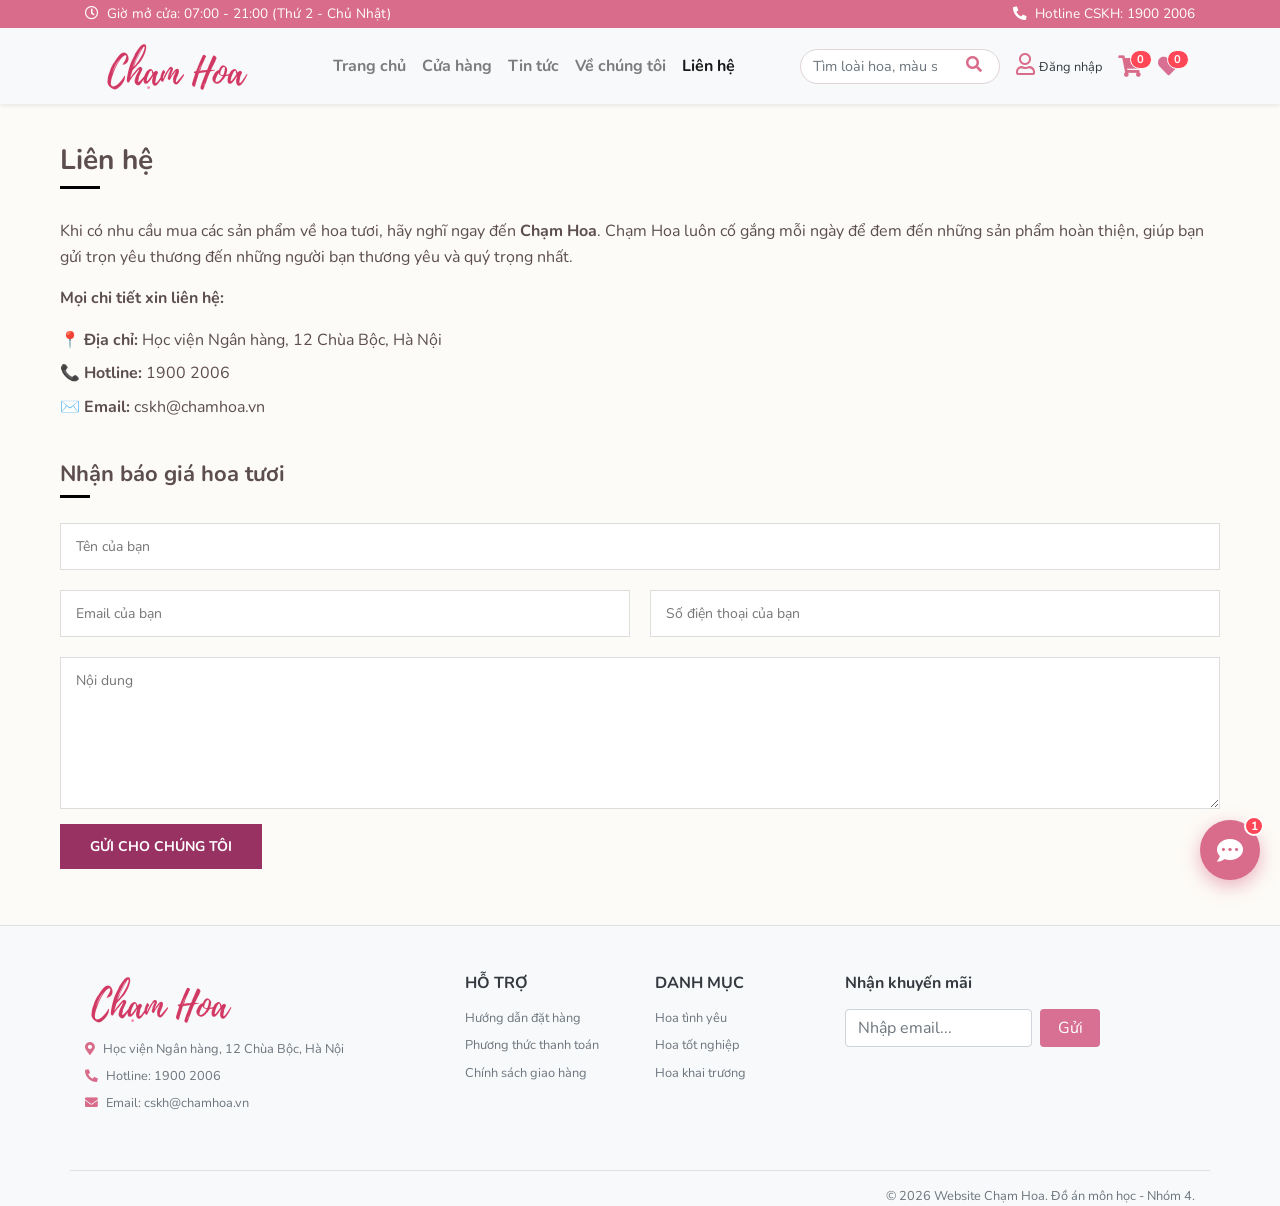
<file: contact.html>
<!-- Top Bar -->
    <div class="bg-dark-pink text-white py-1 d-none d-lg-block">
        <div class="container d-flex justify-content-between align-items-center" style="font-size: 0.85rem;">
            <div><i class="far fa-clock mr-1"></i> Giờ mở cửa: 07:00 - 21:00 (Thứ 2 - Chủ Nhật)</div>
            <div><i class="fas fa-phone-alt mr-1"></i> Hotline CSKH: 1900 2006</div>
        </div>
    </div>

 <header class="bg-light shadow-sm sticky-top">
    <div class="container">
        <nav class="navbar navbar-expand-lg navbar-light py-2">
            <!-- Logo -->
            <a class="navbar-brand" href="index.html">
                <img src="images/logo 4.png" alt="Chạm Hoa" style="height: 50px; width: auto;">
            </a>

            <button class="navbar-toggler border-0" type="button" data-toggle="collapse" data-target="#navbarNav">
                <span class="navbar-toggler-icon"></span>
            </button>

            <!-- Thêm class align-items-center vào đây để căn giữa toàn bộ menu và các nút điều hướng -->
            <div class="collapse navbar-collapse align-items-center" id="navbarNav">
                <ul class="navbar-nav mx-auto align-items-center">
                    <li class="nav-item"><a class="nav-link font-weight-bold" href="index.html">Trang chủ</a></li>
                    <li class="nav-item"><a class="nav-link font-weight-bold" href="products.html" onclick="localStorage.setItem('nhoDanhMuc', 'all');">Cửa hàng</a></li>
                    <li class="nav-item"><a class="nav-link font-weight-bold" href="news.html">Tin tức</a></li>
                    <li class="nav-item"><a class="nav-link font-weight-bold" href="about.html">Về chúng tôi</a></li>
                    <li class="nav-item active"><a class="nav-link font-weight-bold" href="contact.html">Liên hệ</a></li>
                </ul>

                <!-- Khối Tìm Kiếm, Đăng Nhập, Giỏ hàng & Yêu thích (Đã gom chung vào đây và thêm align-items-center) -->
                <div class="d-flex align-items-center mt-3 mt-lg-0">
                    <form class="form-inline position-relative mr-3 mb-0" action="products.html">
                        <input class="form-control rounded-pill search-input pr-5" type="search" id="search-input" placeholder="Tìm loài hoa, màu sắc..." style="width: 200px; font-size: 0.9rem;">
                        <button class="btn btn-link position-absolute text-pink" type="submit" style="right: 5px; top: 0;"><i class="fas fa-search"></i></button>
                    </form>
                    
                    <a href="#" class="text-dark text-decoration-none mr-3 font-weight-bold hover-pink" data-toggle="modal" data-target="#loginModal" title="Tài khoản">
                        <i class="far fa-user fa-lg text-pink mr-1"></i><span class="d-none d-xl-inline small">Đăng nhập</span>
                    </a>

                    <a href="cart.html" class="position-relative text-decoration-none mr-3 hover-pink" title="Giỏ hàng">
                        <i class="fas fa-shopping-cart fa-lg text-pink"></i>
                        <span class="badge badge-pill position-absolute cart-badge">0</span>
                    </a>

                    <a href="yeu-thich.html" class="position-relative text-dark text-decoration-none hover-pink" title="Danh sách hoa yêu thích">
                        <i class="fas fa-heart fa-lg" style="color: #d87093;"></i>
                        <span class="badge badge-pill position-absolute wishlist-badge header-wishlist-count">0</span>
                    </a>
                </div>
            </div>
        </nav>
    </div>
</header>
   
<!DOCTYPE html>
<html lang="vi">
<head>
    <meta charset="UTF-8">
    <meta name="viewport" content="width=device-width, initial-scale=1.0">
    <title>Tin tức & Mẹo vặt - Chạm Hoa</title>

    <link rel="preconnect" href="https://fonts.googleapis.com">
    <link rel="preconnect" href="https://fonts.gstatic.com" crossorigin>
    <link href="https://fonts.googleapis.com/css2?family=Nunito:wght@400;600;700&family=Playfair+Display:ital,wght@0,600;0,700;1,600&display=swap" rel="stylesheet">

    <link rel="stylesheet" href="https://stackpath.bootstrapcdn.com/bootstrap/4.5.2/css/bootstrap.min.css">
    <link rel="stylesheet" href="https://cdnjs.cloudflare.com/ajax/libs/font-awesome/5.15.1/css/all.min.css">
    <link rel="stylesheet" href="main.css">
</head>
<body>

<main class="contact-main">
    <div class="container" style="padding: 40px 20px; max-width: 1200px; margin: 0 auto;">
        
        <!-- Tiêu đề trang -->
        <h1 style="font-size: 28px; font-weight: bold; margin-bottom: 8px;">Liên hệ</h1>
        <div style="width: 40px; height: 3px; background-color: #000; margin-bottom: 30px;"></div>

        <!-- Thông tin liên hệ cửa hàng -->
        <div class="contact-info-section" style="margin-bottom: 40px; font-size: 16px; line-height: 1.6;">
            <p>Khi có nhu cầu mua các sản phẩm về hoa tươi, hãy nghĩ ngay đến <strong>Chạm Hoa</strong>. 
                Chạm Hoa luôn cố gắng mỗi ngày để đem đến những sản phẩm hoàn thiện, 
                giúp bạn gửi trọn yêu thương đến những người bạn thương yêu và quý trọng nhất.</p>
            
            <p style="margin-top: 15px;"><strong>Mọi chi tiết xin liên hệ:</strong></p>
            <ul style="list-style-type: none; padding-left: 0;">
                <li style="margin-bottom: 8px;">📍 <strong>Địa chỉ:</strong> Học viện Ngân hàng, 12 Chùa Bộc, Hà Nội</li>
                <li style="margin-bottom: 8px;">📞 <strong>Hotline:</strong> 1900 2006</li>
                <li style="margin-bottom: 8px;">✉️ <strong>Email:</strong> cskh@chamhoa.vn</li>
    
            </ul>
        </div>

        <!-- Form Nhận báo giá / Liên hệ -->
        <div class="contact-form-section">
            <h2 style="font-size: 22px; font-weight: bold; margin-bottom: 8px;">Nhận báo giá hoa tươi</h2>
            <div style="width: 30px; height: 3px; background-color: #000; margin-bottom: 25px;"></div>

            <form action="#" method="POST">
                <!-- Ô Tên của bạn -->
                <div style="margin-bottom: 20px;">
                    <input type="text" name="name" placeholder="Tên của bạn" required 
                           style="width: 100%; padding: 12px 15px; border: 1px solid #ddd; font-size: 14px; box-sizing: border-box; outline: none;">
                </div>

                <!-- Ô Email và Số điện thoại (chia 2 cột hoặc xếp dọc tuỳ CSS của bạn, ở đây để linh hoạt) -->
                <div style="display: flex; gap: 20px; margin-bottom: 20px; flex-wrap: wrap;">
                    <div style="flex: 1; min-width: 280px;">
                        <input type="email" name="email" placeholder="Email của bạn" required 
                               style="width: 100%; padding: 12px 15px; border: 1px solid #ddd; font-size: 14px; box-sizing: border-box; outline: none;">
                    </div>
                    <div style="flex: 1; min-width: 280px;">
                        <input type="tel" name="phone" placeholder="Số điện thoại của bạn" required 
                               style="width: 100%; padding: 12px 15px; border: 1px solid #ddd; font-size: 14px; box-sizing: border-box; outline: none;">
                    </div>
                </div>

                <!-- Ô Nội dung -->
                <div style="margin-bottom: 15px;">
                    <textarea name="message" rows="6" placeholder="Nội dung" required 
                              style="width: 100%; padding: 12px 15px; border: 1px solid #ddd; font-size: 14px; box-sizing: border-box; outline: none; resize: vertical;"></textarea>
                </div>


                <!-- Nút gửi -->
                <div>
                    <button type="submit" style="background-color: #973263; color: #fff; padding: 12px 30px; border: none; font-size: 14px; font-weight: bold; cursor: pointer; text-transform: uppercase;">
                        Gửi cho chúng tôi
                    </button>
                </div>
            </form>
        </div>

    </div>
</main>


    <script src="https://code.jquery.com/jquery-3.5.1.min.js"></script>
    <script src="https://cdn.jsdelivr.net/npm/popper.js@1.16.1/dist/umd/popper.min.js"></script>
    <script src="https://stackpath.bootstrapcdn.com/bootstrap/4.5.2/js/bootstrap.min.js"></script>
    <script src="main.js"></script>
</body>
</html>

   <!-- Footer -->
    <footer class="bg-light pt-5 border-top mt-auto">
        <div class="container">
            <div class="row">
                <!-- Cột 1: Thông tin liên hệ -->
                <div class="col-lg-4 col-md-6 mb-4">
                    <a href="index.html" class="text-decoration-none">
                        <img src="images/logo 4.png" alt="Logo Chạm Hoa" class="mb-3" style="height: 50px;">
                    </a>
                    <p class="text-muted small mb-2"><i class="fas fa-map-marker-alt mr-2 text-pink"></i>Học viện Ngân hàng, 12 Chùa Bộc, Hà Nội</p>
                    <p class="text-muted small mb-2"><i class="fas fa-phone-alt mr-2 text-pink"></i>Hotline: 1900 2006</p>
                    <p class="text-muted small mb-2"><i class="fas fa-envelope mr-2 text-pink"></i>Email: cskh@chamhoa.vn</p>
                </div>
                
                <!-- Cột 2: Hỗ trợ khách hàng -->
                    <div class="col-lg-2 col-md-6 mb-4">
                    <h6 class="font-weight-bold mb-3 text-dark">HỖ TRỢ</h6>
                    <ul class="list-unstyled small">
                        <li class="mb-2"><a href="huong-dan-dat-hang.html" class="text-muted text-decoration-none hover-pink">Hướng dẫn đặt hàng</a></li>
                        <li class="mb-2"><a href="phuong-thuc-thanh-toan.html" class="text-muted text-decoration-none hover-pink">Phương thức thanh toán</a></li>
                        <li class="mb-2"><a href="chinh-sach-giao-hang.html" class="text-muted text-decoration-none hover-pink">Chính sách giao hàng</a></li>
                    </ul>
                </div>
                

               <!-- Cột 3: Danh mục -->
<div class="col-lg-2 col-md-6 mb-4">
    <h6 class="font-weight-bold mb-3 text-dark">DANH MỤC</h6>
    <ul class="list-unstyled small">
        <li class="mb-2">
            <a href="products.html" class="text-muted text-decoration-none hover-pink" onclick="localStorage.setItem('nhoDanhMuc', 'tinh-yeu');">Hoa tình yêu</a>
        </li>
        <li class="mb-2">
            <a href="products.html" class="text-muted text-decoration-none hover-pink" onclick="localStorage.setItem('nhoDanhMuc', 'tot-nghiep');">Hoa tốt nghiệp</a>
        </li>
        <li class="mb-2">
            <a href="products.html" class="text-muted text-decoration-none hover-pink" onclick="localStorage.setItem('nhoDanhMuc', 'khai-truong');">Hoa khai trương</a>
        </li>
    </ul>
</div>

                <!-- Cột 4: Nhận khuyến mãi -->
                <div class="col-lg-3 col-md-6 mb-4">
                    <h6 class="font-weight-bold mb-3 text-dark">Nhận khuyến mãi</h6>
                    <form class="d-flex">
                        <input type="email" class="form-control mr-2" placeholder="Nhập email...">
                        <button type="submit" class="btn text-white" style="background-color: #d87093; min-width: 60px;">Gửi</button>
                    </form>
                </div>
            </div>
            
            <!-- Dòng Bản quyền -->
            <div class="row mt-4 pt-3 border-top">
                <div class="col-12 text-right">
                    <p class="small text-muted mb-0">© 2026 Website Chạm Hoa. Đồ án môn học - Nhóm 4.</p>
                </div>
            </div>
        </div>
    </footer>


    <div class="modal fade" id="loginModal" tabindex="-1" role="dialog">
        <div class="modal-dialog modal-dialog-centered" role="document">
            <div class="modal-content border-0 shadow">
                <div class="modal-header border-bottom-0 pb-0">
                    <h4 class="modal-title brand-text mx-auto">ĐĂNG NHẬP</h4>
                    <button type="button" class="close position-absolute" style="right: 15px;" data-dismiss="modal">&times;</button>
                </div>
                <div class="modal-body p-4">
                    <form>
                        <div class="form-group mb-3">
                            <label class="small font-weight-bold text-muted">Email</label>
                            <input type="email" class="form-control rounded-pill" placeholder="Nhập email của bạn..." required>
                        </div>
                        <div class="form-group mb-4">
                            <div class="d-flex justify-content-between">
                                <label class="small font-weight-bold text-muted">Mật khẩu</label>
                                <a href="#" class="small text-pink text-decoration-none">Quên mật khẩu?</a>
                            </div>
                            <input type="password" class="form-control rounded-pill" placeholder="Nhập mật khẩu..." required>
                        </div>
                        <button type="submit" class="btn btn-block custom-btn rounded-pill py-2">ĐĂNG NHẬP</button>
                        <p class="text-center mt-4 mb-0 small text-muted">
                            Chưa có tài khoản? 
                            <a href="#" class="text-pink font-weight-bold" data-dismiss="modal" data-toggle="modal" data-target="#registerModal">Đăng ký ngay</a>
                        </p>
                    </form>
                </div>
            </div>
        </div>
    </div>

  
    <div class="modal fade" id="registerModal" tabindex="-1" role="dialog">
        <div class="modal-dialog modal-dialog-centered" role="document">
            <div class="modal-content border-0 shadow">
                <div class="modal-header border-bottom-0 pb-0">
                    <h4 class="modal-title brand-text mx-auto">ĐĂNG KÝ</h4>
                    <button type="button" class="close position-absolute" style="right: 15px;" data-dismiss="modal">&times;</button>
                </div>
                <div class="modal-body p-4">
                    <form>
                        <div class="form-group mb-3">
                            <label class="small font-weight-bold text-muted">Họ và tên</label>
                            <input type="text" class="form-control rounded-pill" placeholder="Nhập họ và tên..." required>
                        </div>
                        <div class="form-group mb-3">
                            <label class="small font-weight-bold text-muted">Email</label>
                            <input type="email" class="form-control rounded-pill" placeholder="Nhập email của bạn..." required>
                        </div>
                        <div class="form-group mb-4">
                            <label class="small font-weight-bold text-muted">Mật khẩu</label>
                            <input type="password" class="form-control rounded-pill" placeholder="Tạo mật khẩu..." required>
                        </div>
                        <button type="submit" class="btn btn-block custom-btn rounded-pill py-2">Tạo Tài Khoản</button>
                        <p class="text-center mt-4 mb-0 small text-muted">
                            Đã có tài khoản? 
                            <a href="#" class="text-pink font-weight-bold" data-dismiss="modal" data-toggle="modal" data-target="#loginModal">Đăng nhập</a>
                        </p>
                    </form>
                </div>
            </div>
        </div>
    </div>

    <script src="https://code.jquery.com/jquery-3.5.1.min.js"></script>
    <script src="https://cdn.jsdelivr.net/npm/popper.js@1.16.1/dist/umd/popper.min.js"></script>
    <script src="https://stackpath.bootstrapcdn.com/bootstrap/4.5.2/js/bootstrap.min.js"></script>
    <script src="main.js"></script>
    <script src="cart.js"></script>
    <script src="chat.js"></script>
     <script>
        $(document).ready(function() {
            // Hàm lấy từ khóa, lưu vào bộ nhớ và chuyển trang
            function thucHienTimKiem() {
                var keyword = $('#search-input').val().trim();
                if (keyword !== "") {
                    localStorage.setItem('nhoTuKhoa', keyword);
                    
                    // Nhớ đảm bảo tên file này khớp với tên trang cửa hàng của bạn
                    window.location.href = 'products.html'; 
                }
            }

            // Bắt sự kiện khi khách nhấn phím Enter
            $('#search-input').on('keypress', function(e) {
                if (e.which === 13) { 
                    e.preventDefault(); // Chặn hành vi load lại trang mặc định của form
                    thucHienTimKiem();
                }
            });

            // Bắt sự kiện khi khách click chuột vào nút kính lúp
            $('.fa-search').closest('button').click(function(e) {
                e.preventDefault();
                thucHienTimKiem();
            });
        });
        
        $('#search-input').on('keyup input change search', function() {
            var keyword = $(this).val().toLowerCase().trim();

            $('.product-item').each(function() {
                // Lấy tất cả thông tin của bó hoa để gộp thành 1 chuỗi dài
                var productName = $(this).text().toLowerCase();
                var productColor = $(this).attr('data-color') ? $(this).attr('data-color').toLowerCase() : "";
                var productSpecies = $(this).attr('data-loaihoa') ? $(this).attr('data-loaihoa').toLowerCase() : "";
                
                // Chuỗi tổng hợp chứa: Tên hiển thị + Nhãn Màu + Nhãn Loài Hoa
                var allText = productName + " " + productColor + " " + productSpecies;

                // Tách từ khóa khách gõ thành từng chữ (VD: "hồng vàng" -> ["hồng", "vàng"])
                var words = keyword.split(" ");
                var match = true;

                // Kiểm tra xem TẤT CẢ các chữ khách gõ có nằm trong chuỗi tổng hợp không
                for (var i = 0; i < words.length; i++) {
                    if (words[i] !== "" && allText.indexOf(words[i]) === -1) {
                        match = false; // Chỉ cần 1 chữ không khớp là loại luôn bó hoa này
                        break;
                    }
                }

                if (match) {
                    $(this).attr('style', 'display: block !important;');
                } else {
                    $(this).attr('style', 'display: none !important;');
                }
            });
        });
    </script>
</body>
</html>
</file>
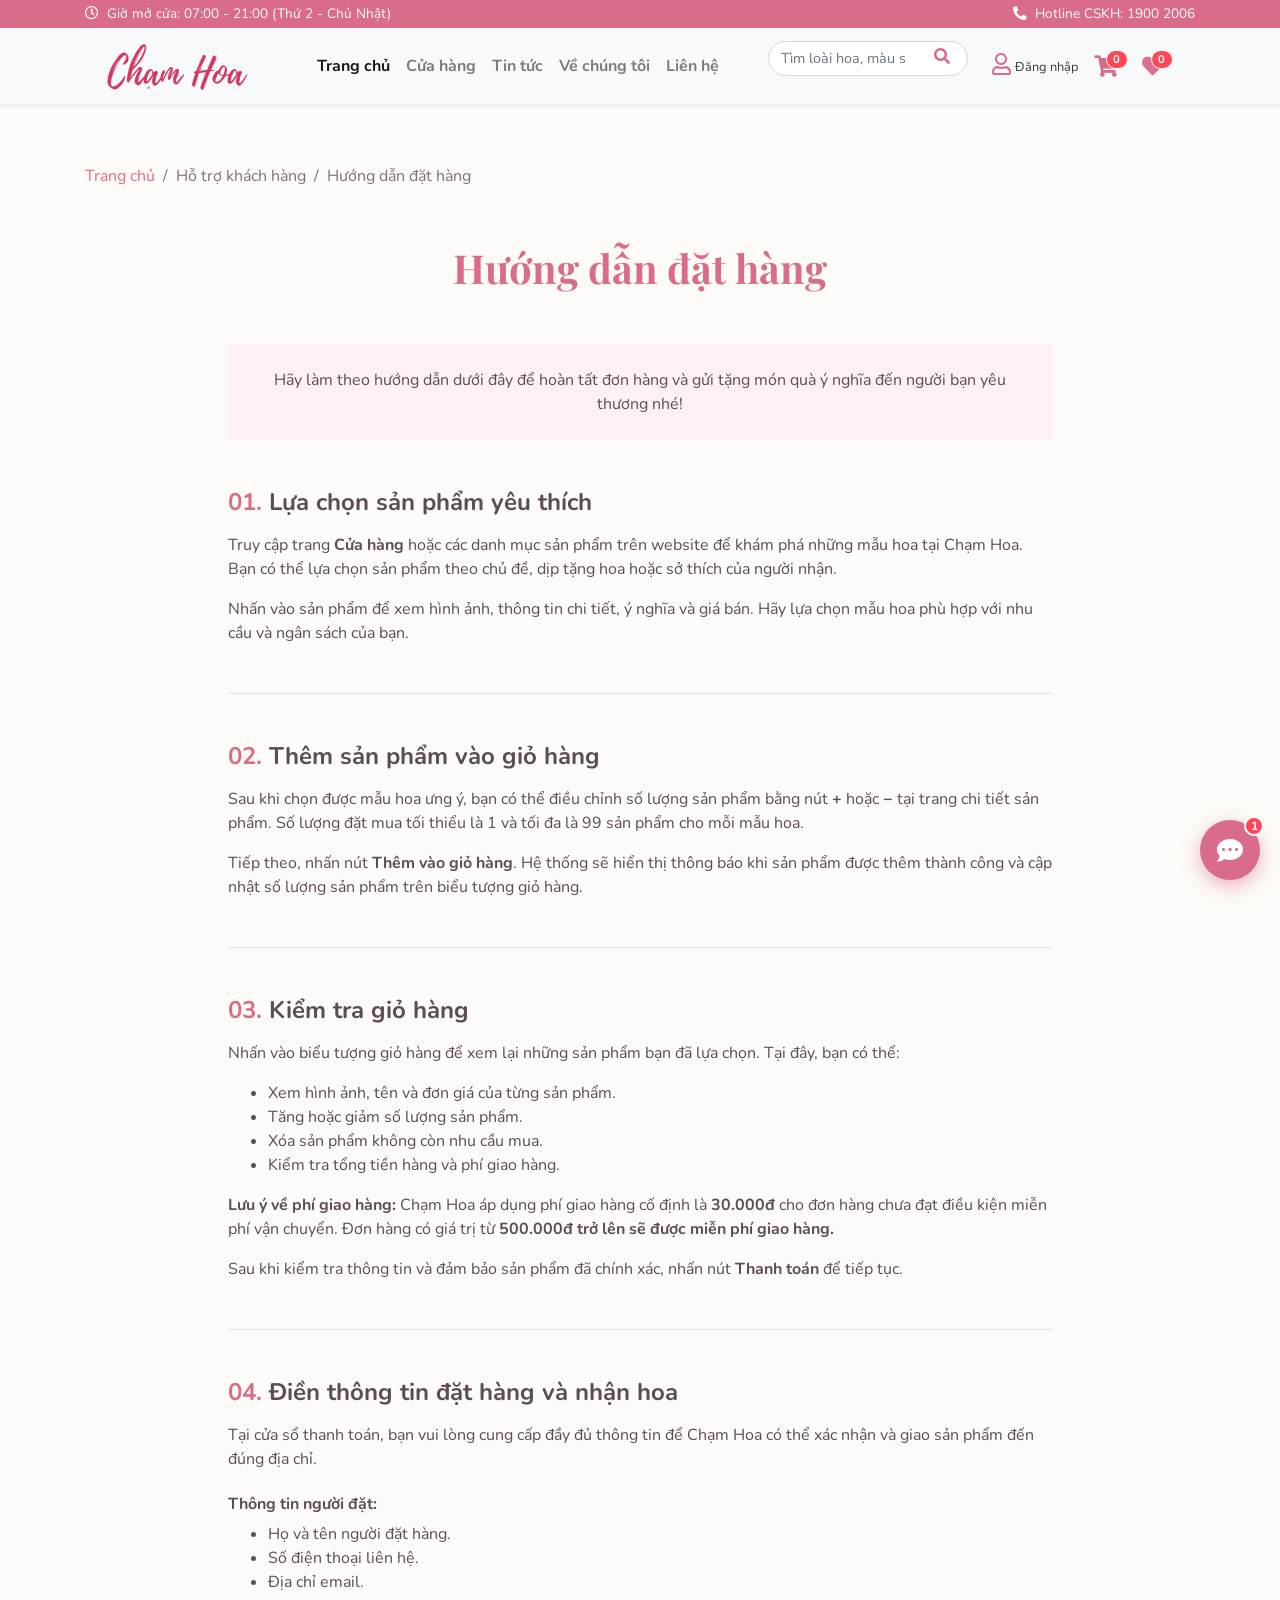
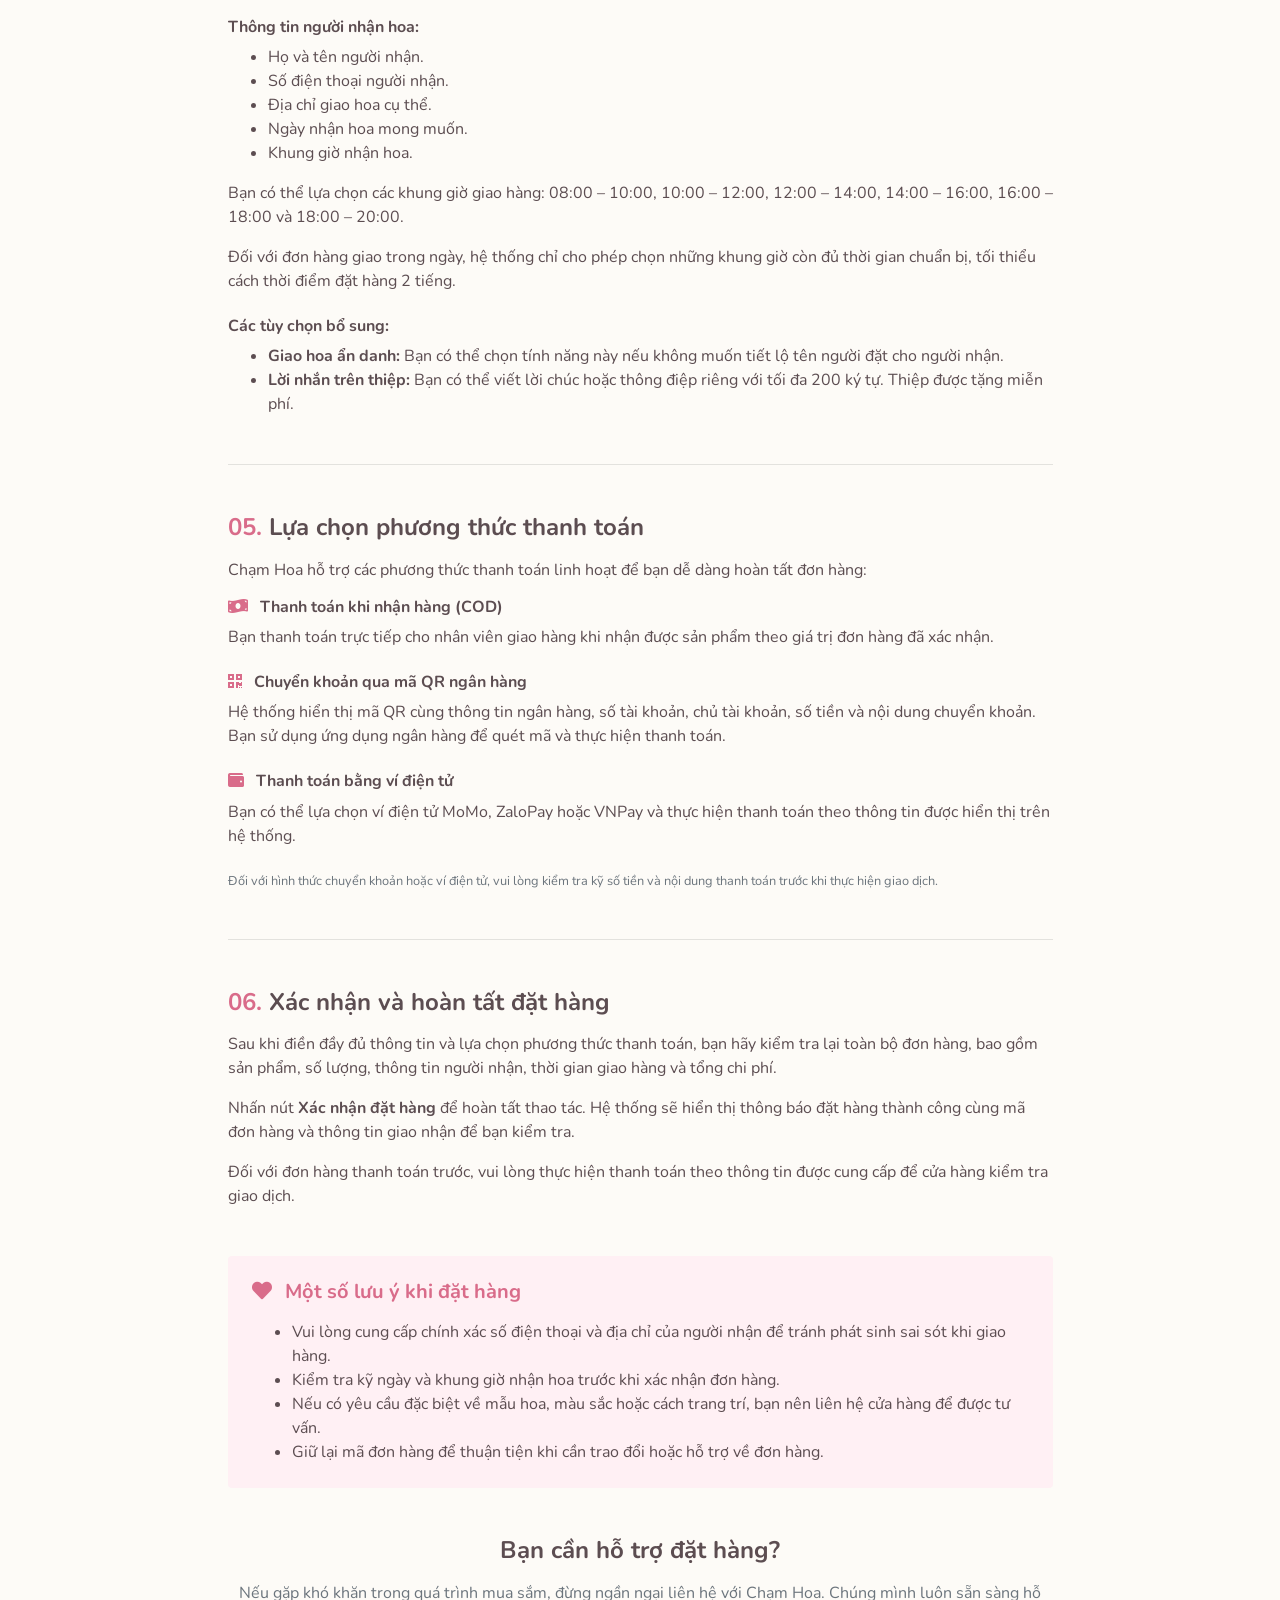
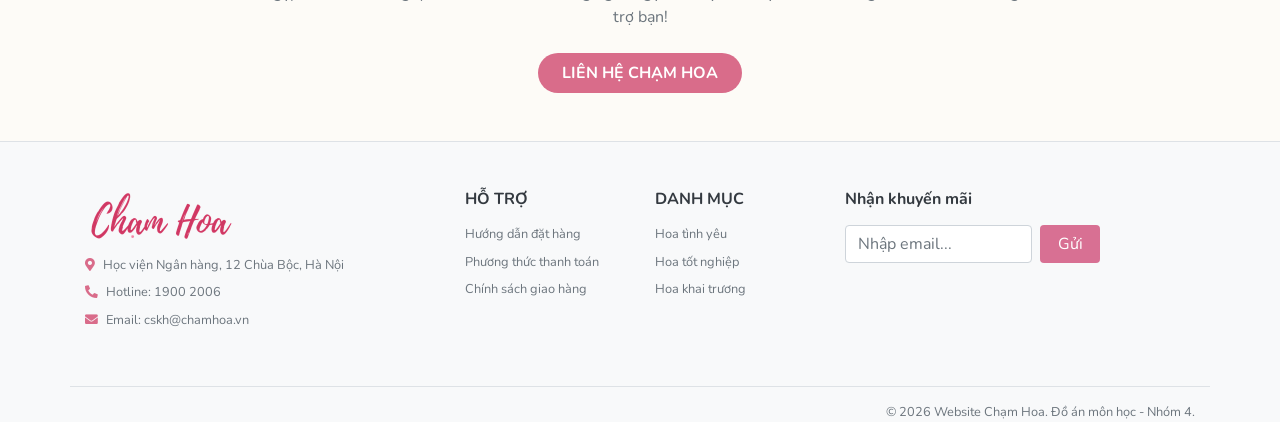
<file: huong-dan-dat-hang.html>
<!-- Top Bar -->
    <div class="bg-dark-pink text-white py-1 d-none d-lg-block">
        <div class="container d-flex justify-content-between align-items-center" style="font-size: 0.85rem;">
            <div><i class="far fa-clock mr-1"></i> Giờ mở cửa: 07:00 - 21:00 (Thứ 2 - Chủ Nhật)</div>
            <div><i class="fas fa-phone-alt mr-1"></i> Hotline CSKH: 1900 2006</div>
        </div>
    </div>

     <header class="bg-light shadow-sm sticky-top">
        <div class="container">
            <nav class="navbar navbar-expand-lg navbar-light py-2">
                <a class="navbar-brand" href="index.html">
                    <img src="images/logo 4.png" alt="Chạm Hoa" style="height: 50px; width: auto;">
                </a>

                <button class="navbar-toggler border-0" type="button" data-toggle="collapse" data-target="#navbarNav">
                    <span class="navbar-toggler-icon"></span>
                </button>

                <div class="collapse navbar-collapse" id="navbarNav">
                    <ul class="navbar-nav mx-auto">
                        <li class="nav-item active"><a class="nav-link font-weight-bold" href="index.html">Trang chủ</a></li>
                        <li class="nav-item"><a class="nav-link font-weight-bold" href="products.html" onclick="localStorage.setItem('nhoDanhMuc', 'all');">Cửa hàng</a></li>
                        <!-- Thêm mục Tin tức vào đây -->
                        <li class="nav-item"><a class="nav-link font-weight-bold" href="news.html">Tin tức</a></li>
                        <li class="nav-item"><a class="nav-link font-weight-bold" href="about.html">Về chúng tôi</a></li>
                        <li class="nav-item"><a class="nav-link font-weight-bold" href="contact.html">Liên hệ</a></li>
                    </ul>

                    <!-- Khối Tìm Kiếm, Đăng Nhập & Giỏ Hàng -->
                    <div class="d-flex align-items-center mt-3 mt-lg-0">
                        <form class="form-inline position-relative mr-4" action="products.html">
                            <input class="form-control rounded-pill search-input pr-5" type="search" id="search-input" placeholder="Tìm loài hoa, màu sắc..." style="width: 200px; font-size: 0.9rem;">
                            <button class="btn btn-link position-absolute text-pink" type="submit" style="right: 5px; top: 0;"><i class="fas fa-search"></i></button>
                        </form>
                        
                        <a href="#" class="text-dark text-decoration-none mr-3 font-weight-bold hover-pink" data-toggle="modal" data-target="#loginModal" title="Tài khoản">
                            <i class="far fa-user fa-lg text-pink mr-1"></i><span class="d-none d-xl-inline small">Đăng nhập</span>
                        </a>

                        <a href="cart.html" class="position-relative text-decoration-none hover-pink" title="Giỏ hàng">
                            <i class="fas fa-shopping-cart fa-lg text-pink"></i>
                            <span class="badge badge-pill position-absolute cart-badge">0</span>
                        </a>
                    </div>
                </div>
                <a href="yeu-thich.html" class="position-relative text-dark ml-4 mr-3 text-decoration-none" title="Danh sách hoa yêu thích">
                    <i class="fas fa-heart fa-lg header-heart" style="color: #d87093;"></i>
                    <span class="badge badge-pill position-absolute wishlist-badge header-wishlist-count">0</span>
                </a>
            </nav>
        </div>
    </header>
   
<!DOCTYPE html>
<html lang="vi">
<head>
    <meta charset="UTF-8">
    <meta name="viewport" content="width=device-width, initial-scale=1.0">
    <title>Tin tức & Mẹo vặt - Chạm Hoa</title>

    <link rel="preconnect" href="https://fonts.googleapis.com">
    <link rel="preconnect" href="https://fonts.gstatic.com" crossorigin>
    <link href="https://fonts.googleapis.com/css2?family=Nunito:wght@400;600;700&family=Playfair+Display:ital,wght@0,600;0,700;1,600&display=swap" rel="stylesheet">

    <link rel="stylesheet" href="https://stackpath.bootstrapcdn.com/bootstrap/4.5.2/css/bootstrap.min.css">
    <link rel="stylesheet" href="https://cdnjs.cloudflare.com/ajax/libs/font-awesome/5.15.1/css/all.min.css">
    <link rel="stylesheet" href="main.css">
</head>
<body>

    
    
<main class="container article-page py-5">

    <nav aria-label="breadcrumb" class="mb-4">
        <ol class="breadcrumb bg-transparent px-0">
            <li class="breadcrumb-item">
                <a href="index.html">Trang chủ</a>
            </li>
            <li class="breadcrumb-item active">
                Hỗ trợ khách hàng
            </li>
            <li class="breadcrumb-item active">
                Hướng dẫn đặt hàng
            </li>
        </ol>
    </nav>

    <div class="row justify-content-center">
        <div class="col-lg-9">

            <article>
                <header class="article-header text-center mb-5">
                    

                    <h1 class="article-title mt-3">
                        Hướng dẫn đặt hàng
                    </h1>

                
                </header>


                

    <!-- GIỚI THIỆU -->
    <div class="p-4 mb-5 rounded" style="background-color: #fff0f4;">
        <p class="mb-0 text-center">
            <strong class="text-pink"></strong>
            Hãy làm theo hướng dẫn dưới đây để hoàn tất đơn hàng
            và gửi tặng món quà ý nghĩa đến người bạn yêu thương nhé!
        </p>
    </div>

    <!-- BƯỚC 1 -->
    <section class="mb-5">
        <h4 class="font-weight-bold mb-3">
            <span class="text-pink">01.</span>
            Lựa chọn sản phẩm yêu thích
        </h4>

        <p>
            Truy cập trang <strong>Cửa hàng</strong> hoặc các danh mục
            sản phẩm trên website để khám phá những mẫu hoa tại Chạm Hoa.
            Bạn có thể lựa chọn sản phẩm theo chủ đề, dịp tặng hoa
            hoặc sở thích của người nhận.
        </p>

        <p>
            Nhấn vào sản phẩm để xem hình ảnh, thông tin chi tiết,
            ý nghĩa và giá bán. Hãy lựa chọn mẫu hoa phù hợp với
            nhu cầu và ngân sách của bạn.
        </p>
    </section>

    <hr>

    <!-- BƯỚC 2 -->
    <section class="my-5">
        <h4 class="font-weight-bold mb-3">
            <span class="text-pink">02.</span>
            Thêm sản phẩm vào giỏ hàng
        </h4>

        <p>
            Sau khi chọn được mẫu hoa ưng ý, bạn có thể điều chỉnh
            số lượng sản phẩm bằng nút <strong>+</strong> hoặc
            <strong>−</strong> tại trang chi tiết sản phẩm.
            Số lượng đặt mua tối thiểu là 1 và tối đa là 99 sản phẩm
            cho mỗi mẫu hoa.
        </p>

        <p>
            Tiếp theo, nhấn nút <strong>Thêm vào giỏ hàng</strong>.
            Hệ thống sẽ hiển thị thông báo khi sản phẩm được thêm thành công
            và cập nhật số lượng sản phẩm trên biểu tượng giỏ hàng.
        </p>
    </section>

    <hr>

    <!-- BƯỚC 3 -->
    <section class="my-5">
        <h4 class="font-weight-bold mb-3">
            <span class="text-pink">03.</span>
            Kiểm tra giỏ hàng
        </h4>

        <p>
            Nhấn vào biểu tượng giỏ hàng để xem lại những sản phẩm
            bạn đã lựa chọn. Tại đây, bạn có thể:
        </p>

        <ul>
            <li>Xem hình ảnh, tên và đơn giá của từng sản phẩm.</li>
            <li>Tăng hoặc giảm số lượng sản phẩm.</li>
            <li>Xóa sản phẩm không còn nhu cầu mua.</li>
            <li>Kiểm tra tổng tiền hàng và phí giao hàng.</li>
        </ul>

        <p>
            <strong>Lưu ý về phí giao hàng:</strong>
            Chạm Hoa áp dụng phí giao hàng cố định là
            <strong>30.000đ</strong> cho đơn hàng chưa đạt điều kiện
            miễn phí vận chuyển. Đơn hàng có giá trị từ
            <strong>500.000đ trở lên sẽ được miễn phí giao hàng.</strong>
        </p>

        <p>
            Sau khi kiểm tra thông tin và đảm bảo sản phẩm đã chính xác,
            nhấn nút <strong>Thanh toán</strong> để tiếp tục.
        </p>
    </section>

    <hr>

    <!-- BƯỚC 4 -->
    <section class="my-5">
        <h4 class="font-weight-bold mb-3">
            <span class="text-pink">04.</span>
            Điền thông tin đặt hàng và nhận hoa
        </h4>

        <p>
            Tại cửa sổ thanh toán, bạn vui lòng cung cấp đầy đủ
            thông tin để Chạm Hoa có thể xác nhận và giao sản phẩm
            đến đúng địa chỉ.
        </p>

        <h6 class="font-weight-bold mt-4">Thông tin người đặt:</h6>
        <ul>
            <li>Họ và tên người đặt hàng.</li>
            <li>Số điện thoại liên hệ.</li>
            <li>Địa chỉ email.</li>
        </ul>

        <h6 class="font-weight-bold mt-4">Thông tin người nhận hoa:</h6>
        <ul>
            <li>Họ và tên người nhận.</li>
            <li>Số điện thoại người nhận.</li>
            <li>Địa chỉ giao hoa cụ thể.</li>
            <li>Ngày nhận hoa mong muốn.</li>
            <li>Khung giờ nhận hoa.</li>
        </ul>

        <p>
            Bạn có thể lựa chọn các khung giờ giao hàng:
            08:00 – 10:00, 10:00 – 12:00, 12:00 – 14:00,
            14:00 – 16:00, 16:00 – 18:00 và 18:00 – 20:00.
        </p>

        <p>
            Đối với đơn hàng giao trong ngày, hệ thống chỉ cho phép
            chọn những khung giờ còn đủ thời gian chuẩn bị,
            tối thiểu cách thời điểm đặt hàng 2 tiếng.
        </p>

        <h6 class="font-weight-bold mt-4">Các tùy chọn bổ sung:</h6>
        <ul>
            <li>
                <strong>Giao hoa ẩn danh:</strong>
                Bạn có thể chọn tính năng này nếu không muốn tiết lộ
                tên người đặt cho người nhận.
            </li>
            <li>
                <strong>Lời nhắn trên thiệp:</strong>
                Bạn có thể viết lời chúc hoặc thông điệp riêng
                với tối đa 200 ký tự. Thiệp được tặng miễn phí.
            </li>
        </ul>
    </section>

    <hr>

    <!-- BƯỚC 5 -->
    <section class="my-5">
        <h4 class="font-weight-bold mb-3">
            <span class="text-pink">05.</span>
            Lựa chọn phương thức thanh toán
        </h4>

        <p>
            Chạm Hoa hỗ trợ các phương thức thanh toán linh hoạt
            để bạn dễ dàng hoàn tất đơn hàng:
        </p>

        <div class="mb-4">
            <h6 class="font-weight-bold">
                <i class="fas fa-money-bill-wave text-pink mr-2"></i>
                Thanh toán khi nhận hàng (COD)
            </h6>
            <p>
                Bạn thanh toán trực tiếp cho nhân viên giao hàng
                khi nhận được sản phẩm theo giá trị đơn hàng đã xác nhận.
            </p>
        </div>

        <div class="mb-4">
            <h6 class="font-weight-bold">
                <i class="fas fa-qrcode text-pink mr-2"></i>
                Chuyển khoản qua mã QR ngân hàng
            </h6>
            <p>
                Hệ thống hiển thị mã QR cùng thông tin ngân hàng,
                số tài khoản, chủ tài khoản, số tiền và nội dung
                chuyển khoản. Bạn sử dụng ứng dụng ngân hàng để
                quét mã và thực hiện thanh toán.
            </p>
        </div>

        <div class="mb-4">
            <h6 class="font-weight-bold">
                <i class="fas fa-wallet text-pink mr-2"></i>
                Thanh toán bằng ví điện tử
            </h6>
            <p>
                Bạn có thể lựa chọn ví điện tử MoMo, ZaloPay hoặc VNPay
                và thực hiện thanh toán theo thông tin được hiển thị
                trên hệ thống.
            </p>
        </div>

        <p class="text-muted small">
            Đối với hình thức chuyển khoản hoặc ví điện tử,
            vui lòng kiểm tra kỹ số tiền và nội dung thanh toán
            trước khi thực hiện giao dịch.
        </p>
    </section>

    <hr>

    <!-- BƯỚC 6 -->
    <section class="my-5">
        <h4 class="font-weight-bold mb-3">
            <span class="text-pink">06.</span>
            Xác nhận và hoàn tất đặt hàng
        </h4>

        <p>
            Sau khi điền đầy đủ thông tin và lựa chọn phương thức
            thanh toán, bạn hãy kiểm tra lại toàn bộ đơn hàng,
            bao gồm sản phẩm, số lượng, thông tin người nhận,
            thời gian giao hàng và tổng chi phí.
        </p>

        <p>
            Nhấn nút <strong>Xác nhận đặt hàng</strong> để hoàn tất
            thao tác. Hệ thống sẽ hiển thị thông báo đặt hàng thành công
            cùng mã đơn hàng và thông tin giao nhận để bạn kiểm tra.
        </p>

        <p>
            Đối với đơn hàng thanh toán trước, vui lòng thực hiện
            thanh toán theo thông tin được cung cấp để cửa hàng
            kiểm tra giao dịch.
        </p>
    </section>

    <!-- LƯU Ý -->
    <div class="p-4 rounded mb-5" style="background-color: #fff0f4;">
        <h5 class="font-weight-bold text-pink mb-3">
            <i class="fas fa-heart mr-2"></i>
            Một số lưu ý khi đặt hàng
        </h5>

        <ul class="mb-0">
            <li>
                Vui lòng cung cấp chính xác số điện thoại và địa chỉ
                của người nhận để tránh phát sinh sai sót khi giao hàng.
            </li>
            <li>
                Kiểm tra kỹ ngày và khung giờ nhận hoa trước khi
                xác nhận đơn hàng.
            </li>
            <li>
                Nếu có yêu cầu đặc biệt về mẫu hoa, màu sắc hoặc cách
                trang trí, bạn nên liên hệ cửa hàng để được tư vấn.
            </li>
            <li>
                Giữ lại mã đơn hàng để thuận tiện khi cần trao đổi
                hoặc hỗ trợ về đơn hàng.
            </li>
        </ul>
    </div>

    <!-- LIÊN HỆ -->
    <div class="text-center mt-5">
        <h4 class="font-weight-bold mb-3">
            Bạn cần hỗ trợ đặt hàng?
        </h4>

        <p class="text-muted">
            Nếu gặp khó khăn trong quá trình mua sắm,
            đừng ngần ngại liên hệ với Chạm Hoa.
            Chúng mình luôn sẵn sàng hỗ trợ bạn!
        </p>

        <a href="contact.html"
           class="btn custom-btn rounded-pill px-4 py-2 mt-2">
            LIÊN HỆ CHẠM HOA
        </a>
    </div>

</main>


    <script src="https://code.jquery.com/jquery-3.5.1.min.js"></script>
    <script src="https://cdn.jsdelivr.net/npm/popper.js@1.16.1/dist/umd/popper.min.js"></script>
    <script src="https://stackpath.bootstrapcdn.com/bootstrap/4.5.2/js/bootstrap.min.js"></script>
    <script src="main.js"></script>
    <script>
        $(document).ready(function() {
            // Hàm lấy từ khóa, lưu vào bộ nhớ và chuyển trang
            function thucHienTimKiem() {
                var keyword = $('#search-input').val().trim();
                if (keyword !== "") {
                    localStorage.setItem('nhoTuKhoa', keyword);
                    
                    // Nhớ đảm bảo tên file này khớp với tên trang cửa hàng của bạn
                    window.location.href = 'products.html'; 
                }
            }

            // Bắt sự kiện khi khách nhấn phím Enter
            $('#search-input').on('keypress', function(e) {
                if (e.which === 13) { 
                    e.preventDefault(); // Chặn hành vi load lại trang mặc định của form
                    thucHienTimKiem();
                }
            });

            // Bắt sự kiện khi khách click chuột vào nút kính lúp
            $('.fa-search').closest('button').click(function(e) {
                e.preventDefault();
                thucHienTimKiem();
            });
        });
        // ==========================================
        // TÌM KIẾM THÔNG MINH (THEO TÊN + MÀU + LOÀI HOA) 
        // ==========================================
        $('#search-input').on('keyup input change search', function() {
            var keyword = $(this).val().toLowerCase().trim();

            $('.product-item').each(function() {
                // Lấy tất cả thông tin của bó hoa để gộp thành 1 chuỗi dài
                var productName = $(this).text().toLowerCase();
                var productColor = $(this).attr('data-color') ? $(this).attr('data-color').toLowerCase() : "";
                var productSpecies = $(this).attr('data-loaihoa') ? $(this).attr('data-loaihoa').toLowerCase() : "";
                
                // Chuỗi tổng hợp chứa: Tên hiển thị + Nhãn Màu + Nhãn Loài Hoa
                var allText = productName + " " + productColor + " " + productSpecies;

                // Tách từ khóa khách gõ thành từng chữ (VD: "hồng vàng" -> ["hồng", "vàng"])
                var words = keyword.split(" ");
                var match = true;

                // Kiểm tra xem TẤT CẢ các chữ khách gõ có nằm trong chuỗi tổng hợp không
                for (var i = 0; i < words.length; i++) {
                    if (words[i] !== "" && allText.indexOf(words[i]) === -1) {
                        match = false; // Chỉ cần 1 chữ không khớp là loại luôn bó hoa này
                        break;
                    }
                }

                if (match) {
                    $(this).attr('style', 'display: block !important;');
                } else {
                    $(this).attr('style', 'display: none !important;');
                }
            });
        });
    </script>
</body>
</html>

   <!-- Footer -->
    <footer class="bg-light pt-5 border-top mt-auto">
        <div class="container">
            <div class="row">
                <!-- Cột 1: Thông tin liên hệ -->
                <div class="col-lg-4 col-md-6 mb-4">
                    <a href="index.html" class="text-decoration-none">
                        <img src="images/logo 4.png" alt="Logo Chạm Hoa" class="mb-3" style="height: 50px;">
                    </a>
                    <p class="text-muted small mb-2"><i class="fas fa-map-marker-alt mr-2 text-pink"></i>Học viện Ngân hàng, 12 Chùa Bộc, Hà Nội</p>
                    <p class="text-muted small mb-2"><i class="fas fa-phone-alt mr-2 text-pink"></i>Hotline: 1900 2006</p>
                    <p class="text-muted small mb-2"><i class="fas fa-envelope mr-2 text-pink"></i>Email: cskh@chamhoa.vn</p>
                </div>
                
                <!-- Cột 2: Hỗ trợ khách hàng -->
                    <div class="col-lg-2 col-md-6 mb-4">
                    <h6 class="font-weight-bold mb-3 text-dark">HỖ TRỢ</h6>
                    <ul class="list-unstyled small">
                        <li class="mb-2"><a href="huong-dan-dat-hang.html" class="text-muted text-decoration-none hover-pink">Hướng dẫn đặt hàng</a></li>
                        <li class="mb-2"><a href="phuong-thuc-thanh-toan.html" class="text-muted text-decoration-none hover-pink">Phương thức thanh toán</a></li>
                        <li class="mb-2"><a href="chinh-sach-giao-hang.html" class="text-muted text-decoration-none hover-pink">Chính sách giao hàng</a></li>
                    </ul>
                </div>
                

                <!-- Cột 3: Danh mục -->
                <div class="col-lg-2 col-md-6 mb-4">
                    <h6 class="font-weight-bold mb-3 text-dark">DANH MỤC</h6>
                    <ul class="list-unstyled small">
                        <li class="mb-2"><a href="products.html" class="text-muted text-decoration-none hover-pink">Hoa tình yêu</a></li>
                        <li class="mb-2"><a href="products.html" class="text-muted text-decoration-none hover-pink">Hoa tốt nghiệp</a></li>
                        <li class="mb-2"><a href="products.html" class="text-muted text-decoration-none hover-pink">Hoa khai trương</a></li>
                    </ul>
                </div>

                <!-- Cột 4: Nhận khuyến mãi -->
                <div class="col-lg-3 col-md-6 mb-4">
                    <h6 class="font-weight-bold mb-3 text-dark">Nhận khuyến mãi</h6>
                    <form class="d-flex">
                        <input type="email" class="form-control mr-2" placeholder="Nhập email...">
                        <button type="submit" class="btn text-white" style="background-color: #d87093; min-width: 60px;">Gửi</button>
                    </form>
                </div>
            </div>
            
            <!-- Dòng Bản quyền -->
            <div class="row mt-4 pt-3 border-top">
                <div class="col-12 text-right">
                    <p class="small text-muted mb-0">© 2026 Website Chạm Hoa. Đồ án môn học - Nhóm 4.</p>
                </div>
            </div>
        </div>
    </footer>


    <div class="modal fade" id="loginModal" tabindex="-1" role="dialog">
        <div class="modal-dialog modal-dialog-centered" role="document">
            <div class="modal-content border-0 shadow">
                <div class="modal-header border-bottom-0 pb-0">
                    <h4 class="modal-title brand-text mx-auto">ĐĂNG NHẬP</h4>
                    <button type="button" class="close position-absolute" style="right: 15px;" data-dismiss="modal">&times;</button>
                </div>
                <div class="modal-body p-4">
                    <form>
                        <div class="form-group mb-3">
                            <label class="small font-weight-bold text-muted">Email</label>
                            <input type="email" class="form-control rounded-pill" placeholder="Nhập email của bạn..." required>
                        </div>
                        <div class="form-group mb-4">
                            <div class="d-flex justify-content-between">
                                <label class="small font-weight-bold text-muted">Mật khẩu</label>
                                <a href="#" class="small text-pink text-decoration-none">Quên mật khẩu?</a>
                            </div>
                            <input type="password" class="form-control rounded-pill" placeholder="Nhập mật khẩu..." required>
                        </div>
                        <button type="submit" class="btn btn-block custom-btn rounded-pill py-2">ĐĂNG NHẬP</button>
                        <p class="text-center mt-4 mb-0 small text-muted">
                            Chưa có tài khoản? 
                            <a href="#" class="text-pink font-weight-bold" data-dismiss="modal" data-toggle="modal" data-target="#registerModal">Đăng ký ngay</a>
                        </p>
                    </form>
                </div>
            </div>
        </div>
    </div>

  
    <div class="modal fade" id="registerModal" tabindex="-1" role="dialog">
        <div class="modal-dialog modal-dialog-centered" role="document">
            <div class="modal-content border-0 shadow">
                <div class="modal-header border-bottom-0 pb-0">
                    <h4 class="modal-title brand-text mx-auto">ĐĂNG KÝ</h4>
                    <button type="button" class="close position-absolute" style="right: 15px;" data-dismiss="modal">&times;</button>
                </div>
                <div class="modal-body p-4">
                    <form>
                        <div class="form-group mb-3">
                            <label class="small font-weight-bold text-muted">Họ và tên</label>
                            <input type="text" class="form-control rounded-pill" placeholder="Nhập họ và tên..." required>
                        </div>
                        <div class="form-group mb-3">
                            <label class="small font-weight-bold text-muted">Email</label>
                            <input type="email" class="form-control rounded-pill" placeholder="Nhập email của bạn..." required>
                        </div>
                        <div class="form-group mb-4">
                            <label class="small font-weight-bold text-muted">Mật khẩu</label>
                            <input type="password" class="form-control rounded-pill" placeholder="Tạo mật khẩu..." required>
                        </div>
                        <button type="submit" class="btn btn-block custom-btn rounded-pill py-2">Tạo Tài Khoản</button>
                        <p class="text-center mt-4 mb-0 small text-muted">
                            Đã có tài khoản? 
                            <a href="#" class="text-pink font-weight-bold" data-dismiss="modal" data-toggle="modal" data-target="#loginModal">Đăng nhập</a>
                        </p>
                    </form>
                </div>
            </div>
        </div>
    </div>

    <script src="https://code.jquery.com/jquery-3.5.1.min.js"></script>
    <script src="https://cdn.jsdelivr.net/npm/popper.js@1.16.1/dist/umd/popper.min.js"></script>
    <script src="https://stackpath.bootstrapcdn.com/bootstrap/4.5.2/js/bootstrap.min.js"></script>
    <script src="main.js"></script>
    <script src="cart.js"></script>
    <script src="chat.js"></script>
</body>
</html>
</file>
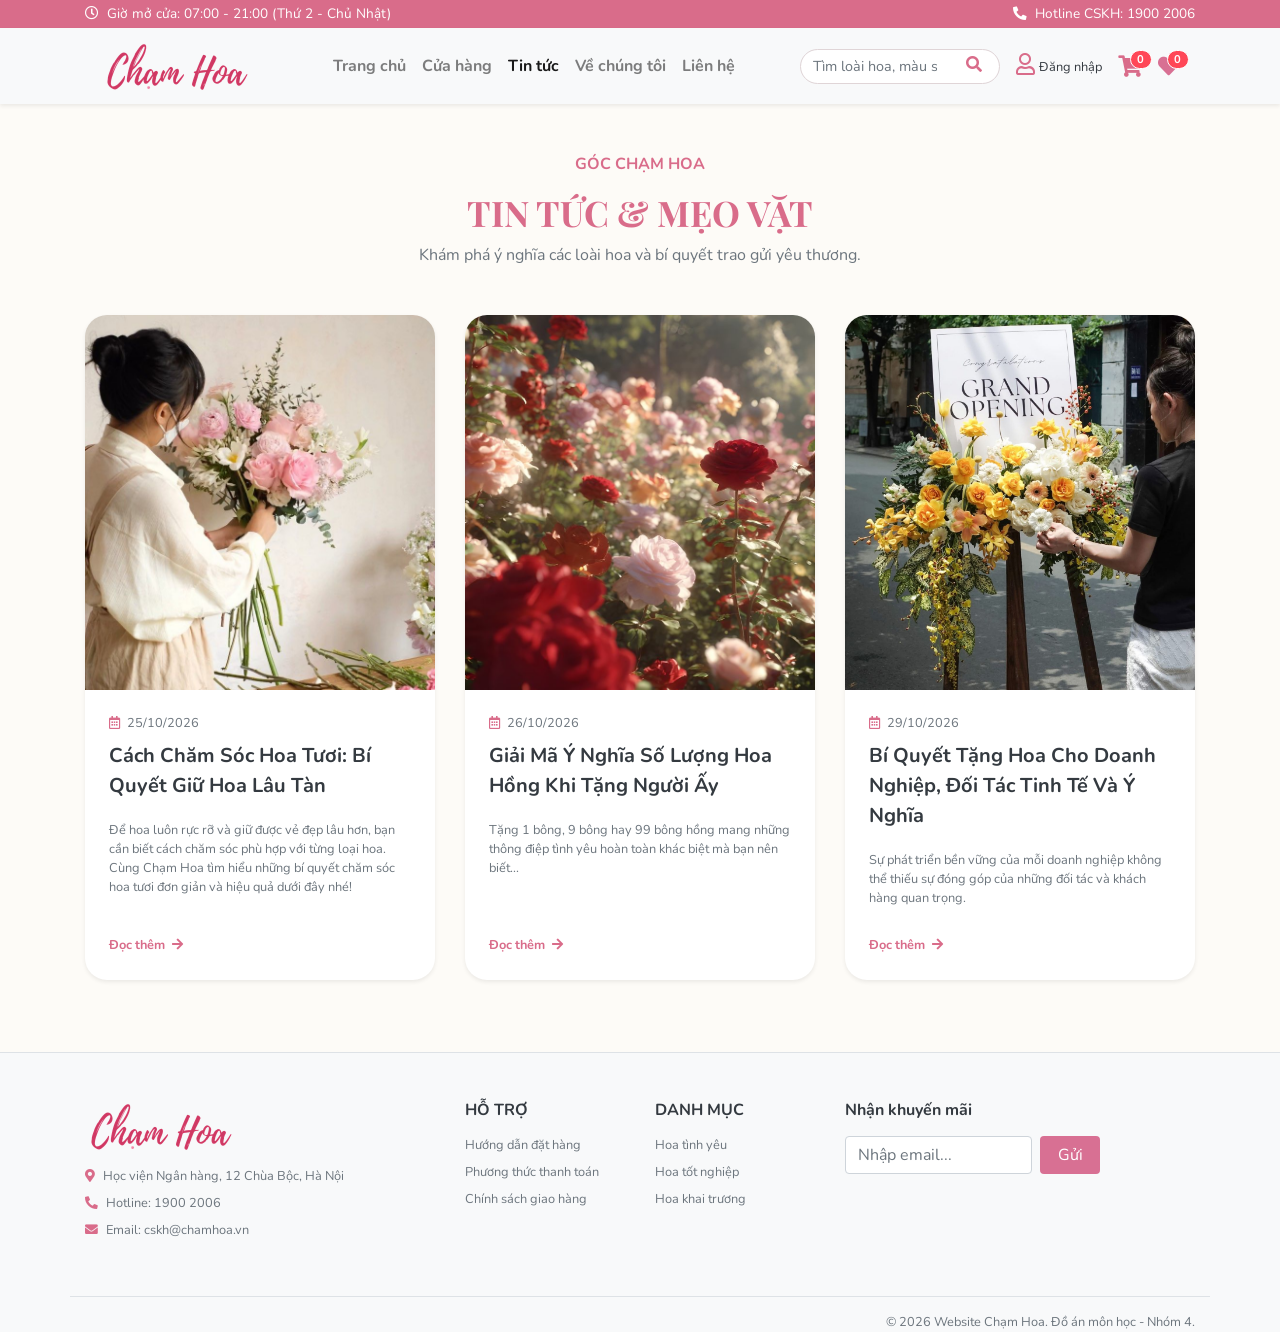
<file: news.html>
<!-- Top Bar -->
    <div class="bg-dark-pink text-white py-1 d-none d-lg-block">
        <div class="container d-flex justify-content-between align-items-center" style="font-size: 0.85rem;">
            <div><i class="far fa-clock mr-1"></i> Giờ mở cửa: 07:00 - 21:00 (Thứ 2 - Chủ Nhật)</div>
            <div><i class="fas fa-phone-alt mr-1"></i> Hotline CSKH: 1900 2006</div>
        </div>
    </div>

 <header class="bg-light shadow-sm sticky-top">
    <div class="container">
        <nav class="navbar navbar-expand-lg navbar-light py-2">
            <a class="navbar-brand" href="index.html">
                <img src="images/logo 4.png" alt="Chạm Hoa" style="height: 50px; width: auto;">
            </a>

            <button class="navbar-toggler border-0" type="button" data-toggle="collapse" data-target="#navbarNav">
                <span class="navbar-toggler-icon"></span>
            </button>

            <div class="collapse navbar-collapse align-items-center" id="navbarNav">
                <ul class="navbar-nav mx-auto align-items-center">
                    <li class="nav-item"><a class="nav-link font-weight-bold" href="index.html">Trang chủ</a></li>
                    <li class="nav-item"><a class="nav-link font-weight-bold" href="products.html" onclick="localStorage.setItem('nhoDanhMuc', 'all');">Cửa hàng</a></li>
                    <li class="nav-item active"><a class="nav-link font-weight-bold" href="news.html">Tin tức</a></li>
                    <li class="nav-item"><a class="nav-link font-weight-bold" href="about.html">Về chúng tôi</a></li>
                    <li class="nav-item"><a class="nav-link font-weight-bold" href="contact.html">Liên hệ</a></li>
                </ul>

                <div class="d-flex align-items-center mt-3 mt-lg-0">
                    <form class="form-inline position-relative mr-3 mb-0" action="products.html">
                        <input class="form-control rounded-pill search-input pr-5" type="search" id="search-input" placeholder="Tìm loài hoa, màu sắc..." style="width: 200px; font-size: 0.9rem;">
                        <button class="btn btn-link position-absolute text-pink" type="submit" style="right: 5px; top: 0;"><i class="fas fa-search"></i></button>
                    </form>
                    
                    <a href="#" class="text-dark text-decoration-none mr-3 font-weight-bold hover-pink" data-toggle="modal" data-target="#loginModal" title="Tài khoản">
                        <i class="far fa-user fa-lg text-pink mr-1"></i><span class="d-none d-xl-inline small">Đăng nhập</span>
                    </a>

                    <a href="cart.html" class="position-relative text-decoration-none mr-3 hover-pink" title="Giỏ hàng">
                        <i class="fas fa-shopping-cart fa-lg text-pink"></i>
                        <span class="badge badge-pill position-absolute cart-badge">0</span>
                    </a>

                    <a href="yeu-thich.html" class="position-relative text-dark text-decoration-none hover-pink" title="Danh sách hoa yêu thích">
                        <i class="fas fa-heart fa-lg" style="color: #d87093;"></i>
                        <span class="badge badge-pill position-absolute wishlist-badge header-wishlist-count">0</span>
                    </a>
                </div>
            </div>
        </nav>
    </div>
</header>
   
<!DOCTYPE html>
<html lang="vi">
<head>
    <meta charset="UTF-8">
    <meta name="viewport" content="width=device-width, initial-scale=1.0">
    <title>Tin tức & Mẹo vặt - Chạm Hoa</title>

    <link rel="preconnect" href="https://fonts.googleapis.com">
    <link rel="preconnect" href="https://fonts.gstatic.com" crossorigin>
    <link href="https://fonts.googleapis.com/css2?family=Nunito:wght@400;600;700&family=Playfair+Display:ital,wght@0,600;0,700;1,600&display=swap" rel="stylesheet">

    <link rel="stylesheet" href="https://stackpath.bootstrapcdn.com/bootstrap/4.5.2/css/bootstrap.min.css">
    <link rel="stylesheet" href="https://cdnjs.cloudflare.com/ajax/libs/font-awesome/5.15.1/css/all.min.css">
    <link rel="stylesheet" href="main.css">
</head>
<body>

    <main class="container news-page py-5">
        <div class="text-center mb-5">
            <p class="text-pink font-weight-bold">GÓC CHẠM HOA</p>
            <h1 class="section-title">TIN TỨC & MẸO VẶT</h1>
            <p class="text-muted">
                Khám phá ý nghĩa các loài hoa và bí quyết
                trao gửi yêu thương.
            </p>
        </div>

        <div class="row">

            <!-- Bài viết 1: Chăm hoa -->
<div class="col-md-4 mb-4">
    <div class="card border-0 shadow-sm h-100 product-card news-card">
        <a href="news-detail.html">
            <img src="images\tin tuc cham hoa.jpg"
                 class="card-img-top"
                 alt="Bí quyết chăm sóc hoa tươi">
        </a>

        <div class="card-body p-4">
            <p class="text-muted small mb-2">
                <i class="far fa-calendar-alt mr-1 text-pink"></i>
                25/10/2026
            </p>

            <a href="news-detail.html"
               class="text-decoration-none">
                <h5 class="card-title text-dark font-weight-bold hover-pink">
                  Cách Chăm Sóc Hoa Tươi: Bí Quyết Giữ Hoa Lâu Tàn
                </h5>
            </a>

            <p class="card-text text-muted small mt-2">
            Để hoa luôn rực rỡ và giữ được vẻ đẹp lâu hơn,
            bạn cần biết cách chăm sóc phù hợp với từng loại hoa.
            Cùng Chạm Hoa tìm hiểu những bí quyết chăm sóc hoa tươi
            đơn giản và hiệu quả dưới đây nhé!
            </p>

            <a href="news-detail.html"
               class="text-pink font-weight-bold small text-decoration-none">
                Đọc thêm
                <i class="fas fa-arrow-right ml-1"></i>
            </a>
        </div>
    </div>
</div>
          
            
            <!-- Bài viết 2 -->
<div class="col-md-4 mb-4">
    <div class="card border-0 shadow-sm h-100 product-card news-card">
        <a href="news-02.html">
            <img src="images\tin tuc hoa hong.jpg"
                 class="card-img-top"
                 alt="Ý nghĩa các loài hoa">
        </a>

        <div class="card-body p-4">
            <p class="text-muted small mb-2">
                <i class="far fa-calendar-alt mr-1 text-pink"></i>
                26/10/2026
            </p>

            <a href="news-02.html"
               class="text-decoration-none">
                <h5 class="card-title text-dark font-weight-bold hover-pink">
                    Giải Mã Ý Nghĩa Số Lượng Hoa Hồng Khi Tặng Người Ấy
                </h5>
            </a>

            <p class="card-text text-muted small mt-2">
                Tặng 1 bông, 9 bông hay 99 bông hồng mang 
                những thông điệp tình yêu hoàn toàn khác biệt mà bạn nên biết...
            </p>

            <a href="news-02.html"
               class="text-pink font-weight-bold small text-decoration-none">
                Đọc thêm
                <i class="fas fa-arrow-right ml-1"></i>
            </a>
        </div>
    </div>
</div>


<!-- Bài viết 3 -->
  <div class="col-md-4 mb-4">
    <div class="card border-0 shadow-sm h-100 product-card news-card">
        <a href="news-03.html">
            <img src="images\tin tuc doi tac.jpg"
                 class="card-img-top"
                 alt="Bí quyết chọn hoa tặng doanh nghiệp & đối tác">
        </a>

        <div class="card-body p-4">
            <p class="text-muted small mb-2">
                <i class="far fa-calendar-alt mr-1 text-pink"></i>
                29/10/2026
            </p>

            <a href="news-03.html"
               class="text-decoration-none">
                <h5 class="card-title text-dark font-weight-bold hover-pink">
                    Bí Quyết Tặng Hoa Cho Doanh Nghiệp, Đối Tác Tinh Tế Và Ý Nghĩa
                </h5>
            </a>

            <p class="card-text text-muted small mt-2">
                Sự phát triển bền vững của mỗi doanh nghiệp không thể
            thiếu sự đóng góp của những đối tác và khách hàng quan
            trọng.
            </p>

            <a href="news-03.html"
               class="text-pink font-weight-bold small text-decoration-none">
                Đọc thêm
                <i class="fas fa-arrow-right ml-1"></i>
            </a>
        </div>
    </div>
</div>
           

        </div>
    </main>

   
    <script src="https://code.jquery.com/jquery-3.5.1.min.js"></script>
    <script src="https://cdn.jsdelivr.net/npm/popper.js@1.16.1/dist/umd/popper.min.js"></script>
    <script src="https://stackpath.bootstrapcdn.com/bootstrap/4.5.2/js/bootstrap.min.js"></script>
    <script src="main.js"></script>
    <script>
        $(document).ready(function() {
            function thucHienTimKiem() {
                var keyword = $('#search-input').val().trim();
                if (keyword !== "") {
                    localStorage.setItem('nhoTuKhoa', keyword);
                    window.location.href = 'products.html'; 
                }
            }

            $('#search-input').on('keypress', function(e) {
                if (e.which === 13) { 
                    e.preventDefault();
                    thucHienTimKiem();
                }
            });

            $('.fa-search').closest('button').click(function(e) {
                e.preventDefault();
                thucHienTimKiem();
            });
        });
        // ==========================================
        // TÌM KIẾM THÔNG MINH (THEO TÊN + MÀU + LOÀI HOA) 
        // ==========================================
        $('#search-input').on('keyup input change search', function() {
            var keyword = $(this).val().toLowerCase().trim();

            $('.product-item').each(function() {
                var productName = $(this).text().toLowerCase();
                var productColor = $(this).attr('data-color') ? $(this).attr('data-color').toLowerCase() : "";
                var productSpecies = $(this).attr('data-loaihoa') ? $(this).attr('data-loaihoa').toLowerCase() : "";
                
                var allText = productName + " " + productColor + " " + productSpecies;

                var words = keyword.split(" ");
                var match = true;

                for (var i = 0; i < words.length; i++) {
                    if (words[i] !== "" && allText.indexOf(words[i]) === -1) {
                        match = false;
                        break;
                    }
                }

                if (match) {
                    $(this).attr('style', 'display: block !important;');
                } else {
                    $(this).attr('style', 'display: none !important;');
                }
            });
        });
    </script>
</body>
</html>

     <footer class="bg-light pt-5 border-top mt-auto">
        <div class="container">
            <div class="row">
                
                <div class="col-lg-4 col-md-6 mb-4">
                    <a href="index.html" class="text-decoration-none">
                        <img src="images/logo 4.png" alt="Logo Chạm Hoa" class="mb-3" style="height: 50px;">
                    </a>
                    <p class="text-muted small mb-2"><i class="fas fa-map-marker-alt mr-2 text-pink"></i>Học viện Ngân hàng, 12 Chùa Bộc, Hà Nội</p>
                    <p class="text-muted small mb-2"><i class="fas fa-phone-alt mr-2 text-pink"></i>Hotline: 1900 2006</p>
                    <p class="text-muted small mb-2"><i class="fas fa-envelope mr-2 text-pink"></i>Email: cskh@chamhoa.vn</p>
                </div>
                
                    <div class="col-lg-2 col-md-6 mb-4">
                    <h6 class="font-weight-bold mb-3 text-dark">HỖ TRỢ</h6>
                    <ul class="list-unstyled small">
                        <li class="mb-2"><a href="huong-dan-dat-hang.html" class="text-muted text-decoration-none hover-pink">Hướng dẫn đặt hàng</a></li>
                        <li class="mb-2"><a href="phuong-thuc-thanh-toan.html" class="text-muted text-decoration-none hover-pink">Phương thức thanh toán</a></li>
                        <li class="mb-2"><a href="chinh-sach-giao-hang.html" class="text-muted text-decoration-none hover-pink">Chính sách giao hàng</a></li>
                    </ul>
                </div>
                
                <div class="col-lg-2 col-md-6 mb-4">
                    <h6 class="font-weight-bold mb-3 text-dark">DANH MỤC</h6>
                    <ul class="list-unstyled small">
                        <li class="mb-2"><a href="products.html" class="text-muted text-decoration-none hover-pink">Hoa tình yêu</a></li>
                        <li class="mb-2"><a href="products.html" class="text-muted text-decoration-none hover-pink">Hoa tốt nghiệp</a></li>
                        <li class="mb-2"><a href="products.html" class="text-muted text-decoration-none hover-pink">Hoa khai trương</a></li>
                    </ul>
                </div>

                <div class="col-lg-3 col-md-6 mb-4">
                    <h6 class="font-weight-bold mb-3 text-dark">Nhận khuyến mãi</h6>
                    <form class="d-flex">
                        <input type="email" class="form-control mr-2" placeholder="Nhập email...">
                        <button type="submit" class="btn text-white" style="background-color: #d87093; min-width: 60px;">Gửi</button>
                    </form>
                </div>
            </div>
            

            <div class="row mt-4 pt-3 border-top">
                <div class="col-12 text-right">
                    <p class="small text-muted mb-0">© 2026 Website Chạm Hoa. Đồ án môn học - Nhóm 4.</p>
                </div>
            </div>
        </div>
    </footer>


    <div class="modal fade" id="loginModal" tabindex="-1" role="dialog">
        <div class="modal-dialog modal-dialog-centered" role="document">
            <div class="modal-content border-0 shadow">
                <div class="modal-header border-bottom-0 pb-0">
                    <h4 class="modal-title brand-text mx-auto">ĐĂNG NHẬP</h4>
                    <button type="button" class="close position-absolute" style="right: 15px;" data-dismiss="modal">&times;</button>
                </div>
                <div class="modal-body p-4">
                    <form>
                        <div class="form-group mb-3">
                            <label class="small font-weight-bold text-muted">Email</label>
                            <input type="email" class="form-control rounded-pill" placeholder="Nhập email của bạn..." required>
                        </div>
                        <div class="form-group mb-4">
                            <div class="d-flex justify-content-between">
                                <label class="small font-weight-bold text-muted">Mật khẩu</label>
                                <a href="#" class="small text-pink text-decoration-none">Quên mật khẩu?</a>
                            </div>
                            <input type="password" class="form-control rounded-pill" placeholder="Nhập mật khẩu..." required>
                        </div>
                        <button type="submit" class="btn btn-block custom-btn rounded-pill py-2">ĐĂNG NHẬP</button>
                        <p class="text-center mt-4 mb-0 small text-muted">
                            Chưa có tài khoản? 
                            <a href="#" class="text-pink font-weight-bold" data-dismiss="modal" data-toggle="modal" data-target="#registerModal">Đăng ký ngay</a>
                        </p>
                    </form>
                </div>
            </div>
        </div>
    </div>

  
    <div class="modal fade" id="registerModal" tabindex="-1" role="dialog">
        <div class="modal-dialog modal-dialog-centered" role="document">
            <div class="modal-content border-0 shadow">
                <div class="modal-header border-bottom-0 pb-0">
                    <h4 class="modal-title brand-text mx-auto">ĐĂNG KÝ</h4>
                    <button type="button" class="close position-absolute" style="right: 15px;" data-dismiss="modal">&times;</button>
                </div>
                <div class="modal-body p-4">
                    <form>
                        <div class="form-group mb-3">
                            <label class="small font-weight-bold text-muted">Họ và tên</label>
                            <input type="text" class="form-control rounded-pill" placeholder="Nhập họ và tên..." required>
                        </div>
                        <div class="form-group mb-3">
                            <label class="small font-weight-bold text-muted">Email</label>
                            <input type="email" class="form-control rounded-pill" placeholder="Nhập email của bạn..." required>
                        </div>
                        <div class="form-group mb-4">
                            <label class="small font-weight-bold text-muted">Mật khẩu</label>
                            <input type="password" class="form-control rounded-pill" placeholder="Tạo mật khẩu..." required>
                        </div>
                        <button type="submit" class="btn btn-block custom-btn rounded-pill py-2">Tạo Tài Khoản</button>
                        <p class="text-center mt-4 mb-0 small text-muted">
                            Đã có tài khoản? 
                            <a href="#" class="text-pink font-weight-bold" data-dismiss="modal" data-toggle="modal" data-target="#loginModal">Đăng nhập</a>
                        </p>
                    </form>
                </div>
            </div>
        </div>
    </div>

    <script src="https://code.jquery.com/jquery-3.5.1.min.js"></script>
    <script src="https://cdn.jsdelivr.net/npm/popper.js@1.16.1/dist/umd/popper.min.js"></script>
    <script src="https://stackpath.bootstrapcdn.com/bootstrap/4.5.2/js/bootstrap.min.js"></script>
    <script src="main.js"></script>
    <script src="cart.js"></script>
</body>
</html>
</file>
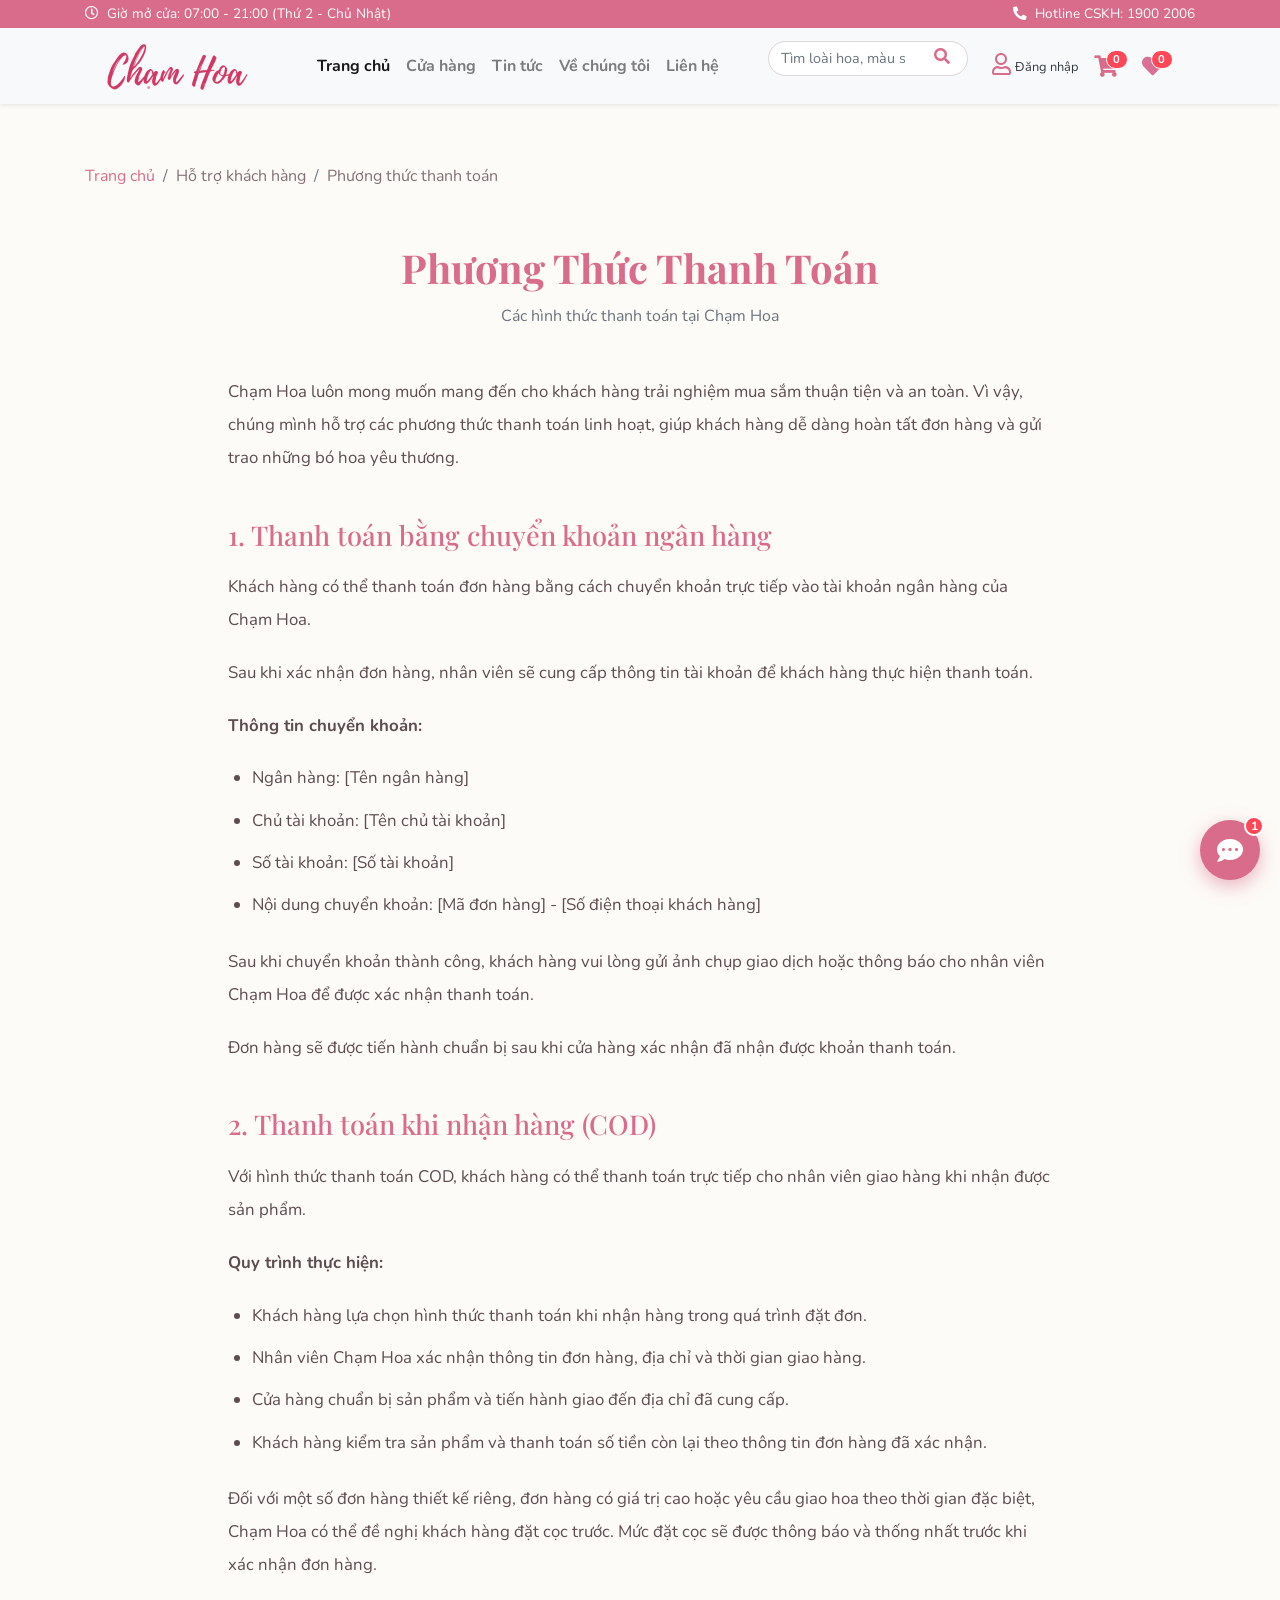
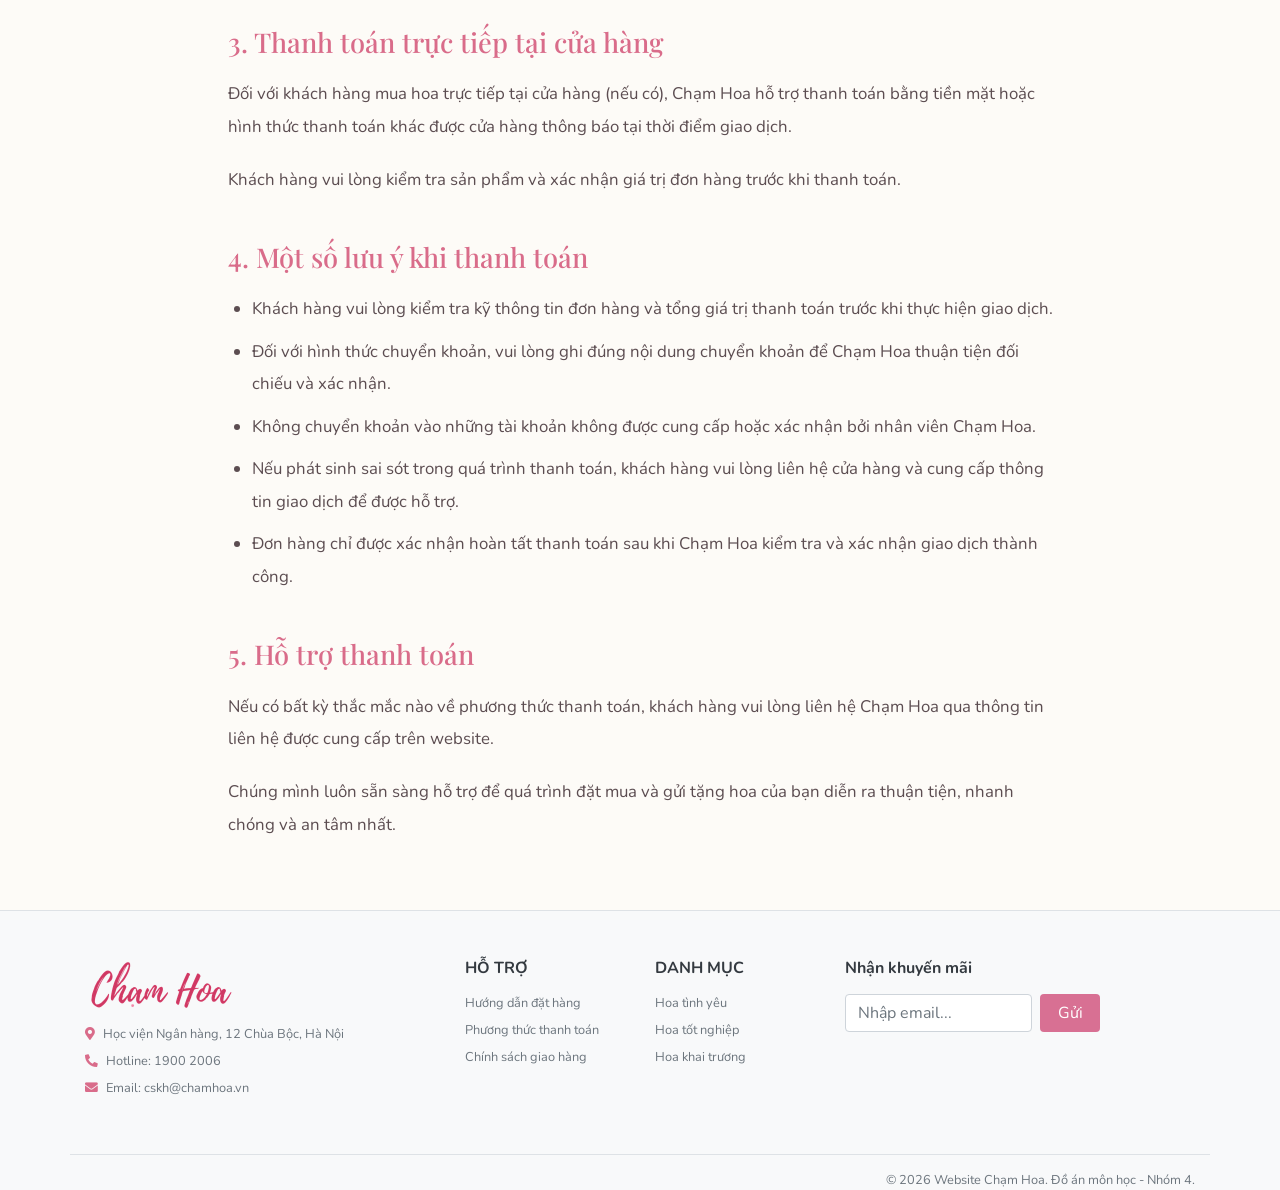
<file: phuong-thuc-thanh-toan.html>
<!-- Top Bar -->
    <div class="bg-dark-pink text-white py-1 d-none d-lg-block">
        <div class="container d-flex justify-content-between align-items-center" style="font-size: 0.85rem;">
            <div><i class="far fa-clock mr-1"></i> Giờ mở cửa: 07:00 - 21:00 (Thứ 2 - Chủ Nhật)</div>
            <div><i class="fas fa-phone-alt mr-1"></i> Hotline CSKH: 1900 2006</div>
        </div>
    </div>

     <header class="bg-light shadow-sm sticky-top">
        <div class="container">
            <nav class="navbar navbar-expand-lg navbar-light py-2">
                <a class="navbar-brand" href="index.html">
                    <img src="images/logo 4.png" alt="Chạm Hoa" style="height: 50px; width: auto;">
                </a>

                <button class="navbar-toggler border-0" type="button" data-toggle="collapse" data-target="#navbarNav">
                    <span class="navbar-toggler-icon"></span>
                </button>

                <div class="collapse navbar-collapse" id="navbarNav">
                    <ul class="navbar-nav mx-auto">
                        <li class="nav-item active"><a class="nav-link font-weight-bold" href="index.html">Trang chủ</a></li>
                        <li class="nav-item"><a class="nav-link font-weight-bold" href="products.html" onclick="localStorage.setItem('nhoDanhMuc', 'all');">Cửa hàng</a></li>
                        <!-- Thêm mục Tin tức vào đây -->
                        <li class="nav-item"><a class="nav-link font-weight-bold" href="news.html">Tin tức</a></li>
                        <li class="nav-item"><a class="nav-link font-weight-bold" href="about.html">Về chúng tôi</a></li>
                        <li class="nav-item"><a class="nav-link font-weight-bold" href="contact.html">Liên hệ</a></li>
                    </ul>

                    <!-- Khối Tìm Kiếm, Đăng Nhập & Giỏ Hàng -->
                    <div class="d-flex align-items-center mt-3 mt-lg-0">
                        <form class="form-inline position-relative mr-4" action="products.html">
                            <input class="form-control rounded-pill search-input pr-5" type="search" id="search-input" placeholder="Tìm loài hoa, màu sắc..." style="width: 200px; font-size: 0.9rem;">
                            <button class="btn btn-link position-absolute text-pink" type="submit" style="right: 5px; top: 0;"><i class="fas fa-search"></i></button>
                        </form>
                        
                        <a href="#" class="text-dark text-decoration-none mr-3 font-weight-bold hover-pink" data-toggle="modal" data-target="#loginModal" title="Tài khoản">
                            <i class="far fa-user fa-lg text-pink mr-1"></i><span class="d-none d-xl-inline small">Đăng nhập</span>
                        </a>

                        <a href="cart.html" class="position-relative text-decoration-none hover-pink" title="Giỏ hàng">
                            <i class="fas fa-shopping-cart fa-lg text-pink"></i>
                            <span class="badge badge-pill position-absolute cart-badge">0</span>
                        </a>
                    </div>
                </div>
                <a href="yeu-thich.html" class="position-relative text-dark ml-4 mr-3 text-decoration-none" title="Danh sách hoa yêu thích">
                   <i class="fas fa-heart fa-lg header-heart" style="color: #d87093;"></i>
                   <span class="badge badge-pill position-absolute wishlist-badge header-wishlist-count">0</span>
                </a>
            </nav>
        </div>
    </header>
   
<!DOCTYPE html>
<html lang="vi">
<head>
    <meta charset="UTF-8">
    <meta name="viewport" content="width=device-width, initial-scale=1.0">
    <title>Tin tức & Mẹo vặt - Chạm Hoa</title>

    <link rel="preconnect" href="https://fonts.googleapis.com">
    <link rel="preconnect" href="https://fonts.gstatic.com" crossorigin>
    <link href="https://fonts.googleapis.com/css2?family=Nunito:wght@400;600;700&family=Playfair+Display:ital,wght@0,600;0,700;1,600&display=swap" rel="stylesheet">

    <link rel="stylesheet" href="https://stackpath.bootstrapcdn.com/bootstrap/4.5.2/css/bootstrap.min.css">
    <link rel="stylesheet" href="https://cdnjs.cloudflare.com/ajax/libs/font-awesome/5.15.1/css/all.min.css">
    <link rel="stylesheet" href="main.css">
</head>
<body>

    
<main class="container article-page py-5">

    <nav aria-label="breadcrumb" class="mb-4">
        <ol class="breadcrumb bg-transparent px-0">
            <li class="breadcrumb-item">
                <a href="index.html">Trang chủ</a>
            </li>
            <li class="breadcrumb-item active">
                Hỗ trợ khách hàng
            </li>
            <li class="breadcrumb-item active">
                Phương thức thanh toán
            </li>
        </ol>
    </nav>

    <div class="row justify-content-center">
        <div class="col-lg-9">

            <article>
                <header class="article-header text-center mb-5">
                    

                    <h1 class="article-title mt-3">
                        Phương Thức Thanh Toán
                    </h1>

                    <p class="text-muted">
                        Các hình thức thanh toán tại Chạm Hoa
                    </p>
                </header>

                    
<div class="article-content">

    <p>
        Chạm Hoa luôn mong muốn mang đến cho khách hàng trải nghiệm mua sắm thuận tiện và an toàn.
        Vì vậy, chúng mình hỗ trợ các phương thức thanh toán linh hoạt, giúp khách hàng dễ dàng
        hoàn tất đơn hàng và gửi trao những bó hoa yêu thương.
    </p>

    <h2>1. Thanh toán bằng chuyển khoản ngân hàng</h2>

    <p>
        Khách hàng có thể thanh toán đơn hàng bằng cách chuyển khoản trực tiếp vào tài khoản
        ngân hàng của Chạm Hoa.
    </p>

    <p>
        Sau khi xác nhận đơn hàng, nhân viên sẽ cung cấp thông tin tài khoản để khách hàng
        thực hiện thanh toán.
    </p>

    <p><strong>Thông tin chuyển khoản:</strong></p>

    <ul>
        <li>Ngân hàng: [Tên ngân hàng]</li>
        <li>Chủ tài khoản: [Tên chủ tài khoản]</li>
        <li>Số tài khoản: [Số tài khoản]</li>
        <li>Nội dung chuyển khoản: [Mã đơn hàng] - [Số điện thoại khách hàng]</li>
    </ul>

    <p>
        Sau khi chuyển khoản thành công, khách hàng vui lòng gửi ảnh chụp giao dịch
        hoặc thông báo cho nhân viên Chạm Hoa để được xác nhận thanh toán.
    </p>

    <p>
        Đơn hàng sẽ được tiến hành chuẩn bị sau khi cửa hàng xác nhận đã nhận được khoản thanh toán.
    </p>


    <h2>2. Thanh toán khi nhận hàng (COD)</h2>

    <p>
        Với hình thức thanh toán COD, khách hàng có thể thanh toán trực tiếp cho nhân viên
        giao hàng khi nhận được sản phẩm.
    </p>

    <p><strong>Quy trình thực hiện:</strong></p>

    <ul>
        <li>Khách hàng lựa chọn hình thức thanh toán khi nhận hàng trong quá trình đặt đơn.</li>
        <li>Nhân viên Chạm Hoa xác nhận thông tin đơn hàng, địa chỉ và thời gian giao hàng.</li>
        <li>Cửa hàng chuẩn bị sản phẩm và tiến hành giao đến địa chỉ đã cung cấp.</li>
        <li>Khách hàng kiểm tra sản phẩm và thanh toán số tiền còn lại theo thông tin đơn hàng đã xác nhận.</li>
    </ul>

    <p>
        Đối với một số đơn hàng thiết kế riêng, đơn hàng có giá trị cao hoặc yêu cầu giao hoa
        theo thời gian đặc biệt, Chạm Hoa có thể đề nghị khách hàng đặt cọc trước.
        Mức đặt cọc sẽ được thông báo và thống nhất trước khi xác nhận đơn hàng.
    </p>


    <h2>3. Thanh toán trực tiếp tại cửa hàng</h2>

    <p>
        Đối với khách hàng mua hoa trực tiếp tại cửa hàng (nếu có), Chạm Hoa hỗ trợ thanh toán
        bằng tiền mặt hoặc hình thức thanh toán khác được cửa hàng thông báo tại thời điểm giao dịch.
    </p>

    <p>
        Khách hàng vui lòng kiểm tra sản phẩm và xác nhận giá trị đơn hàng trước khi thanh toán.
    </p>


    <h2>4. Một số lưu ý khi thanh toán</h2>

    <ul>
        <li>
            Khách hàng vui lòng kiểm tra kỹ thông tin đơn hàng và tổng giá trị thanh toán
            trước khi thực hiện giao dịch.
        </li>
        <li>
            Đối với hình thức chuyển khoản, vui lòng ghi đúng nội dung chuyển khoản
            để Chạm Hoa thuận tiện đối chiếu và xác nhận.
        </li>
        <li>
            Không chuyển khoản vào những tài khoản không được cung cấp hoặc xác nhận
            bởi nhân viên Chạm Hoa.
        </li>
        <li>
            Nếu phát sinh sai sót trong quá trình thanh toán, khách hàng vui lòng liên hệ
            cửa hàng và cung cấp thông tin giao dịch để được hỗ trợ.
        </li>
        <li>
            Đơn hàng chỉ được xác nhận hoàn tất thanh toán sau khi Chạm Hoa kiểm tra
            và xác nhận giao dịch thành công.
        </li>
    </ul>


    <h2>5. Hỗ trợ thanh toán</h2>

    <p>
        Nếu có bất kỳ thắc mắc nào về phương thức thanh toán, khách hàng vui lòng liên hệ
        Chạm Hoa qua thông tin liên hệ được cung cấp trên website.
    </p>

    <p>
        Chúng mình luôn sẵn sàng hỗ trợ để quá trình đặt mua và gửi tặng hoa của bạn
        diễn ra thuận tiện, nhanh chóng và an tâm nhất.
    </p>

</div>


                </div>
            </article>

        </div>
    </div>

</main>


    <script src="https://code.jquery.com/jquery-3.5.1.min.js"></script>
    <script src="https://cdn.jsdelivr.net/npm/popper.js@1.16.1/dist/umd/popper.min.js"></script>
    <script src="https://stackpath.bootstrapcdn.com/bootstrap/4.5.2/js/bootstrap.min.js"></script>
    <script src="main.js"></script>
    <script>
        $(document).ready(function() {
            // Hàm lấy từ khóa, lưu vào bộ nhớ và chuyển trang
            function thucHienTimKiem() {
                var keyword = $('#search-input').val().trim();
                if (keyword !== "") {
                    localStorage.setItem('nhoTuKhoa', keyword);
                    
                    // Nhớ đảm bảo tên file này khớp với tên trang cửa hàng của bạn
                    window.location.href = 'products.html'; 
                }
            }

            // Bắt sự kiện khi khách nhấn phím Enter
            $('#search-input').on('keypress', function(e) {
                if (e.which === 13) { 
                    e.preventDefault(); // Chặn hành vi load lại trang mặc định của form
                    thucHienTimKiem();
                }
            });

            // Bắt sự kiện khi khách click chuột vào nút kính lúp
            $('.fa-search').closest('button').click(function(e) {
                e.preventDefault();
                thucHienTimKiem();
            });
        });
        // ==========================================
        // TÌM KIẾM THÔNG MINH (THEO TÊN + MÀU + LOÀI HOA) 
        // ==========================================
        $('#search-input').on('keyup input change search', function() {
            var keyword = $(this).val().toLowerCase().trim();

            $('.product-item').each(function() {
                // Lấy tất cả thông tin của bó hoa để gộp thành 1 chuỗi dài
                var productName = $(this).text().toLowerCase();
                var productColor = $(this).attr('data-color') ? $(this).attr('data-color').toLowerCase() : "";
                var productSpecies = $(this).attr('data-loaihoa') ? $(this).attr('data-loaihoa').toLowerCase() : "";
                
                // Chuỗi tổng hợp chứa: Tên hiển thị + Nhãn Màu + Nhãn Loài Hoa
                var allText = productName + " " + productColor + " " + productSpecies;

                // Tách từ khóa khách gõ thành từng chữ (VD: "hồng vàng" -> ["hồng", "vàng"])
                var words = keyword.split(" ");
                var match = true;

                // Kiểm tra xem TẤT CẢ các chữ khách gõ có nằm trong chuỗi tổng hợp không
                for (var i = 0; i < words.length; i++) {
                    if (words[i] !== "" && allText.indexOf(words[i]) === -1) {
                        match = false; // Chỉ cần 1 chữ không khớp là loại luôn bó hoa này
                        break;
                    }
                }

                if (match) {
                    $(this).attr('style', 'display: block !important;');
                } else {
                    $(this).attr('style', 'display: none !important;');
                }
            });
        });
    </script>
</body>
</html>

    <!-- Footer -->
    <footer class="bg-light pt-5 border-top mt-auto">
        <div class="container">
            <div class="row">
                <!-- Cột 1: Thông tin liên hệ -->
                <div class="col-lg-4 col-md-6 mb-4">
                    <a href="index.html" class="text-decoration-none">
                        <img src="images/logo 4.png" alt="Logo Chạm Hoa" class="mb-3" style="height: 50px;">
                    </a>
                    <p class="text-muted small mb-2"><i class="fas fa-map-marker-alt mr-2 text-pink"></i>Học viện Ngân hàng, 12 Chùa Bộc, Hà Nội</p>
                    <p class="text-muted small mb-2"><i class="fas fa-phone-alt mr-2 text-pink"></i>Hotline: 1900 2006</p>
                    <p class="text-muted small mb-2"><i class="fas fa-envelope mr-2 text-pink"></i>Email: cskh@chamhoa.vn</p>
                </div>
                
                <!-- Cột 2: Hỗ trợ khách hàng -->
                    <div class="col-lg-2 col-md-6 mb-4">
                    <h6 class="font-weight-bold mb-3 text-dark">HỖ TRỢ</h6>
                    <ul class="list-unstyled small">
                        <li class="mb-2"><a href="huong-dan-dat-hang.html" class="text-muted text-decoration-none hover-pink">Hướng dẫn đặt hàng</a></li>
                        <li class="mb-2"><a href="phuong-thuc-thanh-toan.html" class="text-muted text-decoration-none hover-pink">Phương thức thanh toán</a></li>
                        <li class="mb-2"><a href="chinh-sach-giao-hang.html" class="text-muted text-decoration-none hover-pink">Chính sách giao hàng</a></li>
                    </ul>
                </div>
                

                <!-- Cột 3: Danh mục -->
                <div class="col-lg-2 col-md-6 mb-4">
                    <h6 class="font-weight-bold mb-3 text-dark">DANH MỤC</h6>
                    <ul class="list-unstyled small">
                        <li class="mb-2"><a href="products.html" class="text-muted text-decoration-none hover-pink">Hoa tình yêu</a></li>
                        <li class="mb-2"><a href="products.html" class="text-muted text-decoration-none hover-pink">Hoa tốt nghiệp</a></li>
                        <li class="mb-2"><a href="products.html" class="text-muted text-decoration-none hover-pink">Hoa khai trương</a></li>
                    </ul>
                </div>

                <!-- Cột 4: Nhận khuyến mãi -->
                <div class="col-lg-3 col-md-6 mb-4">
                    <h6 class="font-weight-bold mb-3 text-dark">Nhận khuyến mãi</h6>
                    <form class="d-flex">
                        <input type="email" class="form-control mr-2" placeholder="Nhập email...">
                        <button type="submit" class="btn text-white" style="background-color: #d87093; min-width: 60px;">Gửi</button>
                    </form>
                </div>
            </div>
            
            <!-- Dòng Bản quyền -->
            <div class="row mt-4 pt-3 border-top">
                <div class="col-12 text-right">
                    <p class="small text-muted mb-0">© 2026 Website Chạm Hoa. Đồ án môn học - Nhóm 4.</p>
                </div>
            </div>
        </div>
    </footer>


    <div class="modal fade" id="loginModal" tabindex="-1" role="dialog">
        <div class="modal-dialog modal-dialog-centered" role="document">
            <div class="modal-content border-0 shadow">
                <div class="modal-header border-bottom-0 pb-0">
                    <h4 class="modal-title brand-text mx-auto">ĐĂNG NHẬP</h4>
                    <button type="button" class="close position-absolute" style="right: 15px;" data-dismiss="modal">&times;</button>
                </div>
                <div class="modal-body p-4">
                    <form>
                        <div class="form-group mb-3">
                            <label class="small font-weight-bold text-muted">Email</label>
                            <input type="email" class="form-control rounded-pill" placeholder="Nhập email của bạn..." required>
                        </div>
                        <div class="form-group mb-4">
                            <div class="d-flex justify-content-between">
                                <label class="small font-weight-bold text-muted">Mật khẩu</label>
                                <a href="#" class="small text-pink text-decoration-none">Quên mật khẩu?</a>
                            </div>
                            <input type="password" class="form-control rounded-pill" placeholder="Nhập mật khẩu..." required>
                        </div>
                        <button type="submit" class="btn btn-block custom-btn rounded-pill py-2">ĐĂNG NHẬP</button>
                        <p class="text-center mt-4 mb-0 small text-muted">
                            Chưa có tài khoản? 
                            <a href="#" class="text-pink font-weight-bold" data-dismiss="modal" data-toggle="modal" data-target="#registerModal">Đăng ký ngay</a>
                        </p>
                    </form>
                </div>
            </div>
        </div>
    </div>

  
    <div class="modal fade" id="registerModal" tabindex="-1" role="dialog">
        <div class="modal-dialog modal-dialog-centered" role="document">
            <div class="modal-content border-0 shadow">
                <div class="modal-header border-bottom-0 pb-0">
                    <h4 class="modal-title brand-text mx-auto">ĐĂNG KÝ</h4>
                    <button type="button" class="close position-absolute" style="right: 15px;" data-dismiss="modal">&times;</button>
                </div>
                <div class="modal-body p-4">
                    <form>
                        <div class="form-group mb-3">
                            <label class="small font-weight-bold text-muted">Họ và tên</label>
                            <input type="text" class="form-control rounded-pill" placeholder="Nhập họ và tên..." required>
                        </div>
                        <div class="form-group mb-3">
                            <label class="small font-weight-bold text-muted">Email</label>
                            <input type="email" class="form-control rounded-pill" placeholder="Nhập email của bạn..." required>
                        </div>
                        <div class="form-group mb-4">
                            <label class="small font-weight-bold text-muted">Mật khẩu</label>
                            <input type="password" class="form-control rounded-pill" placeholder="Tạo mật khẩu..." required>
                        </div>
                        <button type="submit" class="btn btn-block custom-btn rounded-pill py-2">Tạo Tài Khoản</button>
                        <p class="text-center mt-4 mb-0 small text-muted">
                            Đã có tài khoản? 
                            <a href="#" class="text-pink font-weight-bold" data-dismiss="modal" data-toggle="modal" data-target="#loginModal">Đăng nhập</a>
                        </p>
                    </form>
                </div>
            </div>
        </div>
    </div>

    <script src="https://code.jquery.com/jquery-3.5.1.min.js"></script>
    <script src="https://cdn.jsdelivr.net/npm/popper.js@1.16.1/dist/umd/popper.min.js"></script>
    <script src="https://stackpath.bootstrapcdn.com/bootstrap/4.5.2/js/bootstrap.min.js"></script>
    <script src="main.js"></script>
    <script src="cart.js"></script>
    <script src="chat.js"></script>
</body>
</html>
</file>
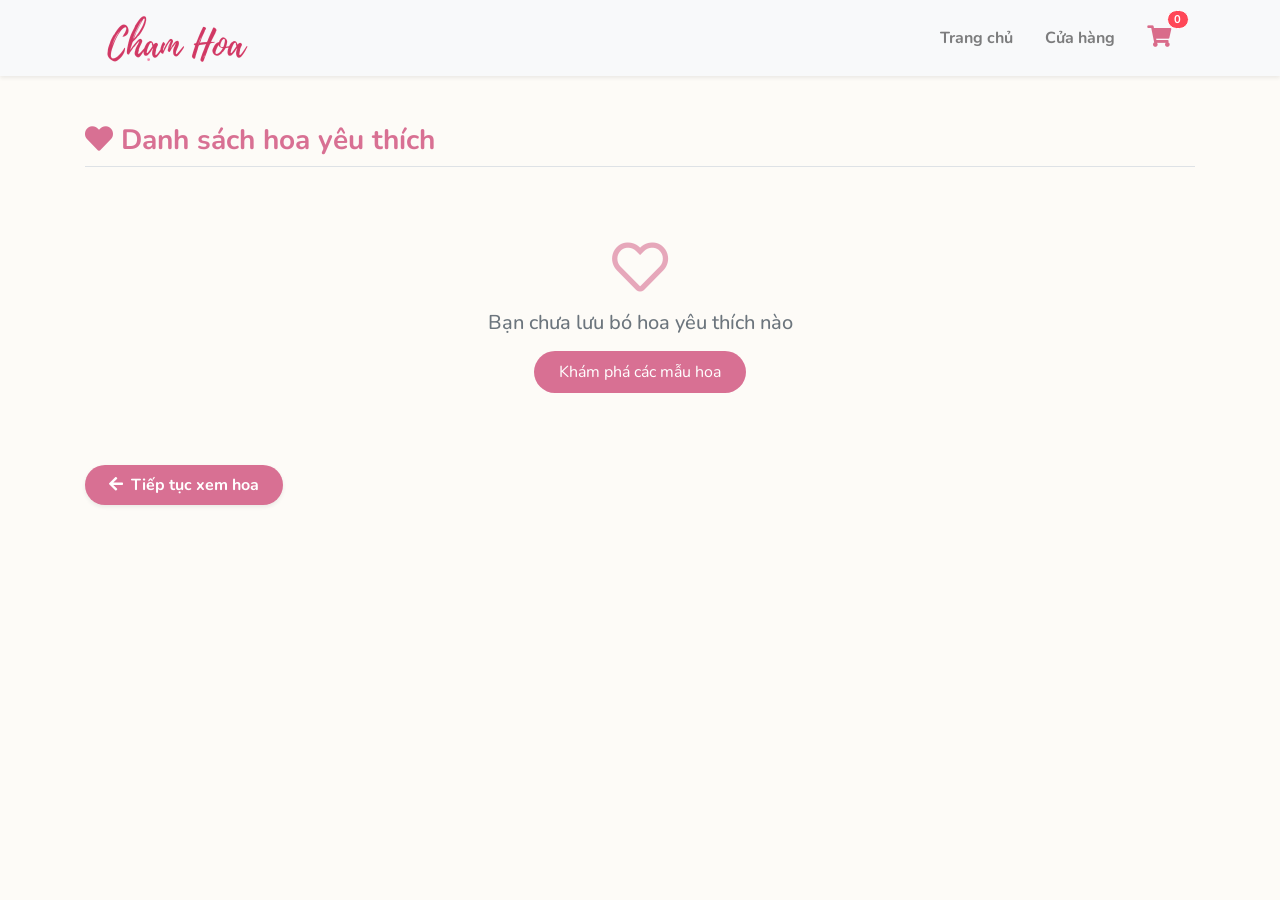
<file: yeu-thich.html>
<!DOCTYPE html>
<html lang="vi">
<head>
    <meta charset="UTF-8">
    <meta name="viewport" content="width=device-width, initial-scale=1.0">
    <title>Giỏ hàng - Chạm Hoa</title>

    <link rel="preconnect" href="https://fonts.googleapis.com">
    <link rel="preconnect" href="https://fonts.gstatic.com" crossorigin>
    <link href="https://fonts.googleapis.com/css2?family=Nunito:wght@400;600;700&family=Playfair+Display:ital,wght@0,600;0,700;1,600&display=swap" rel="stylesheet">
    <link rel="stylesheet" href="https://stackpath.bootstrapcdn.com/bootstrap/4.5.2/css/bootstrap.min.css">
    <link rel="stylesheet" href="https://cdnjs.cloudflare.com/ajax/libs/font-awesome/5.15.1/css/all.min.css">
    <link rel="stylesheet" href="main.css">
</head>
<body>

    <!-- HEADER: nhóm hãy thay đoạn này bằng header giống index.html để đồng bộ -->
    <header class="bg-light shadow-sm sticky-top">
        <div class="container">
            <nav class="navbar navbar-expand-lg navbar-light py-2">
                <a class="navbar-brand" href="index.html">
                    <img src="images/logo 4.png" alt="Chạm Hoa" style="height: 50px; width: auto;">
                </a>
                <ul class="navbar-nav ml-auto flex-row">
                    <li class="nav-item mr-3"><a class="nav-link font-weight-bold" href="index.html">Trang chủ</a></li>
                    <li class="nav-item mr-3"><a class="nav-link font-weight-bold" href="products.html" onclick="localStorage.setItem('nhoDanhMuc', 'all');">Cửa hàng</a></li>
                    <li class="nav-item">
                        <a href="cart.html" class="nav-link position-relative hover-pink">
                            <i class="fas fa-shopping-cart fa-lg text-pink"></i>
                            <span class="badge badge-pill position-absolute cart-badge">0</span>
                        </a>
                    </li>
                </ul>
            </nav>
        </div>
    </header>

   <div class="container my-5" style="min-height: 55vh;">
    <div class="d-flex justify-content-between align-items-center mb-4 pb-2 border-bottom">
        <h3 class="font-weight-bold mb-0" style="color: #d87093;">
            <i class="fas fa-heart mr-2"></i>Danh sách hoa yêu thích
        </h3>
    </div>

    <!-- Khu vực JavaScript tự động đổ các bó hoa đã thích vào đây -->
    <div class="row" id="danh-sach-yeu-thich"></div>
    <div class="mt-4 text-left">
        <a href="products.html" id="btn-tiep-tuc-xem" class="btn custom-btn text-white font-weight-bold rounded-pill px-4 py-2 shadow-sm" style="background-color: #d87093;">
            <i class="fas fa-arrow-left mr-1"></i> Tiếp tục xem hoa
        </a>
    </div>
   </div>

    <script src="https://code.jquery.com/jquery-3.5.1.min.js"></script>
    <script src="https://cdn.jsdelivr.net/npm/popper.js@1.16.1/dist/umd/popper.min.js"></script>
    <script src="https://stackpath.bootstrapcdn.com/bootstrap/4.5.2/js/bootstrap.min.js"></script>
    <script src="main.js"></script>
    <script src="cart.js"></script>
    <script>
     // 1. KHO DỮ LIỆU (Khai báo tất cả các bó hoa vào đây)
        const dataHoa = {
            "ngot-ngao": { 
                ten: "Ngọt Ngào", 
                gia: "520,000đ", 
                anh: "images/topic tinh yeu.png", 
                moTa: "Ngọt Ngào là sự kết hợp của những gam màu hồng dịu dàng, mang đến cảm giác nhẹ nhàng và đầy yêu thương. Hoa hồng tượng trưng cho tình yêu chân thành, mao lương mang vẻ đẹp duyên dáng cùng sức hút riêng, còn tulip gửi gắm sự trân trọng và những tình cảm sâu sắc. Khi hòa quyện bên nhau, các loài hoa tạo nên một lời nhắn nhủ thật đẹp: Tình yêu không nhất thiết phải bắt đầu bằng những điều lớn lao, đôi khi chỉ cần sự chân thành và những quan tâm nhỏ bé cũng đủ khiến một người cảm thấy mình đặc biệt.",
                loaiHoa: "Hoa mao lương, tulip và hoa phụ trang trí.",
                phuHop: "Tặng người yêu, kỷ niệm ngày yêu nhau hoặc dành tặng một người đặc biệt mà bạn luôn muốn nâng niu.",
                baoQuan: "Đặt hoa ở nơi thoáng mát, tránh ánh nắng trực tiếp và thay nước hàng ngày để giữ hoa tươi lâu."
         },
            "nang-tho": { 
                ten: "Nàng Thơ", 
                gia: "600,000đ", 
                anh: "images/tinh yeu 1.png", 
                moTa: "Nàng Mơ mang vẻ đẹp vừa dịu dàng vừa kiêu sa với những đóa ly hồng nổi bật giữa sắc hồng ngọt ngào và màu kem thanh lịch của hoa hồng. Hoa ly tượng trưng cho vẻ đẹp thanh cao và sự trân trọng, hoa hồng hồng gửi gắm tình cảm dịu dàng, còn hoa hồng kem mang nét tinh tế, chân thành. Tất cả hòa quyện tạo nên hình ảnh một tình yêu đẹp đẽ, nơi người ta không chỉ rung động trước vẻ ngoài của nhau mà còn muốn thấu hiểu, nâng niu và đồng hành cùng nhau. Bởi đôi khi, món quà quý giá nhất không phải là những lời hứa thật đẹp, mà là sự chân thành được giữ gìn qua từng ngày....",
                loaiHoa: "Hoa ly, hoa hồng hồng, hoa hồng kem và hoa phụ trang trí.",
                phuHop: "Tặng người yêu, kỷ niệm ngày yêu nhau hoặc dành tặng người con gái bạn luôn trân trọng.",
                baoQuan: "Đặt hoa ở nơi thoáng mát, tránh ánh nắng trực tiếp và thay nước hàng ngày để giữ hoa tươi lâu."
            },
            "mong-mo": { 
                ten: "Mộng Mơ", 
                gia: "280,000đ", 
                anh: "images/tinh yeu 2.png", 
                moTa: "Mộng Mơ là bó hoa dành cho những điều bình dị nhưng luôn khiến lòng người vui vẻ. Sắc hồng của hoa hồng tượng trưng cho tình cảm ngọt ngào, hoa đồng tiền mang ý nghĩa về niềm vui, sự may mắn và những điều tốt lành, còn sắc trắng của hoa sứ gợi lên sự trong trẻo, bình yên. Khi kết hợp cùng những bông hoa nhỏ nhiều màu sắc, tất cả tạo nên một bó hoa tươi tắn như lời chúc dành cho những người ta yêu quý: mong bạn luôn giữ được sự hồn nhiên trong tim, đủ can đảm theo đuổi ước mơ và luôn tìm thấy niềm vui từ những điều giản dị nhất trong cuộc sống...",
                loaiHoa: "Hoa hồng, hoa đồng tiền, hoa sứ trắng và hoa phụ trang trí.",
                phuHop: "Tặng người yêu, kỷ niệm ngày yêu nhau hoặc dành tặng người con gái bạn luôn trân trọng.",
                baoQuan: "Đặt hoa ở nơi thoáng mát, tránh ánh nắng trực tiếp và thay nước hàng ngày để giữ hoa tươi lâu."
            },
            "diu-dang": { 
                ten: "Dịu Dàng", 
                gia: "350,000đ", 
                anh: "images/tinh yeu 3.png", 
                moTa: "Dịu Dàng là sự kết hợp của những gam màu pastel nhẹ nhàng, mang đến cảm giác ấm áp và bình yên ngay từ ánh nhìn đầu tiên. Hoa hồng tượng trưng cho tình yêu và sự trân trọng, hoa cẩm chướng gợi nhắc đến tình cảm chân thành, còn những nhành hoa nhỏ điểm xuyết thêm nét mong manh, tinh tế. Tất cả hòa quyện như một lời nhắn gửi dịu dàng rằng không phải món quà nào cũng cần rực rỡ mới khiến người ta cảm động, đôi khi chính sự quan tâm chân thành và những điều giản dị lại là thứ khiến ta nhớ mãi...",
                loaiHoa: "Hoa hồng pastel, hoa cẩm chướng, hoa cát tường và hoa phụ trang trí.",
                phuHop: "Tặng người yêu, kỷ niệm ngày yêu nhau hoặc dành tặng người con gái bạn luôn trân trọng.",
                baoQuan: "Đặt hoa ở nơi thoáng mát, tránh ánh nắng trực tiếp và thay nước hàng ngày để giữ hoa tươi lâu."
            },
            "ruc-chay":{ 
                ten: "Rực Cháy", 
                gia: "800,000đ", 
                anh: "images/tinh yeu 4.jpg", 
                moTa: "Rực Cháy nổi bật với hàng trăm đóa hồng đỏ được xếp thành hình trái tim, tựa như gom trọn những nhịp đập yêu thương vào một bó hoa. Hoa hồng đỏ là biểu tượng của tình yêu mãnh liệt, đam mê và sự say đắm, còn hoa baby trắng bao quanh mang ý nghĩa về tình cảm thuần khiết, chân thành và những điều nhỏ bé làm nên một tình yêu trọn vẹn. Sự kết hợp giữa sắc đỏ nồng nàn và sắc trắng tinh khôi như lời khẳng định rằng: “Giữa hàng triệu người ngoài kia, trái tim anh vẫn chọn em.” Đây không chỉ là một bó hoa đẹp mà còn là cách thể hiện tình yêu mạnh mẽ, không ngần ngại và đầy chân thành...",
                loaiHoa: "Hoa hồng đỏ, hoa baby trắng và hoa phụ trang trí.",
                phuHop: "Tặng người yêu, tỏ tình hoặc kỷ niệm ngày yêu nhau.",
                baoQuan: "Đặt hoa ở nơi thoáng mát, tránh ánh nắng trực tiếp và thay nước hàng ngày để giữ hoa tươi lâu."
            },
            "chung-thuy": { 
                ten: "Chung Thủy", 
                gia: "650,000đ", 
                anh: "images/tinh yeu 5.jpg", 
                moTa: "Chung Thủy mang vẻ đẹp sang trọng với những đóa hồng đỏ thẫm được điểm xuyết bằng những viên ngọc trai trắng tinh khôi. Nếu hoa hồng đỏ tượng trưng cho tình yêu nồng nàn và sâu sắc, thì sắc đỏ thẫm lại gợi lên một tình cảm trưởng thành, bền bỉ theo thời gian. Những viên ngọc trai trắng đại diện cho sự quý giá, tinh tế và vẻ đẹp trường tồn, như cách một tình yêu chân thành càng đi qua năm tháng càng trở nên đáng trân trọng. Khi hòa quyện cùng lớp giấy gói trắng mềm mại, bó hoa gửi gắm một thông điệp sâu sắc: “Yêu một người có thể bắt đầu từ rung động, nhưng chọn ở lại bên người ấy qua bao đổi thay mới là ý nghĩa thật sự của chung thủy...",
                loaiHoa: "Hoa hồng đỏ thẫm, ngọc trai trắng và hoa phụ trang trí.",
                phuHop: "Kỷ niệm ngày yêu nhau, kỷ niệm ngày cưới, Valentine hoặc dành tặng người đã cùng bạn đi qua những chặng đường đáng nhớ.",
                baoQuan: "Đặt hoa ở nơi thoáng mát, tránh ánh nắng trực tiếp và thay nước hàng ngày để giữ hoa tươi lâu."
            },
            "nang-mai": { 
                ten: "Nắng Mai", 
                gia: "350,000đ", 
                anh: "images/tinh yeu 6.jpg", 
                moTa: "Nắng Mai mang sắc màu tươi tắn của một buổi sáng đầy nắng, với hoa hồng dịu dàng, hoa đồng tiền rạng rỡ và những nhành hoa xanh nhẹ nhàng điểm xuyết. Hoa hồng tượng trưng cho tình cảm chân thành, hoa đồng tiền mang ý nghĩa về niềm vui và may mắn, còn những bông hoa nhỏ màu xanh gợi lên hy vọng và sự bình yên. Khi hòa quyện với nhau, bó hoa giống như lời chúc dành cho một người đặc biệt: mong bạn luôn có đủ niềm tin để bắt đầu những điều mới mẻ, đủ niềm vui để yêu cuộc sống và luôn gặp được những điều tốt đẹp trên hành trình của mình.",
                loaiHoa: "Hoa hồng pastel, hoa đồng tiền, hoa cúc tana, hoa phi yến xanh và hoa phụ trang trí.",
                phuHop: "Tặng người yêu, kỷ niệm ngày yêu nhau hoặc dành tặng một người đặc biệt mà bạn luôn muốn nâng niu.",
                baoQuan: "Đặt hoa ở nơi thoáng mát, tránh ánh nắng trực tiếp và thay nước hàng ngày để giữ hoa tươi lâu."
            },
            "tuoi-sang": { 
                ten: "Tuổi Sáng", 
                gia: "320,000đ", 
                anh: "images/tinh yeu 7.jpg", 
                moTa: "Đúng như tên gọi, Tươi Sáng là bó hoa mang đến cảm giác vui vẻ, nhẹ nhàng với sự kết hợp của sắc hồng ngọt ngào, sắc vàng ấm áp và màu trắng tinh khôi. Hoa hồng thể hiện sự yêu thương, hoa đồng tiền tượng trưng cho niềm vui và may mắn, còn hoa cúc tana nhỏ xinh gợi nhắc đến sự giản dị, trong trẻo. Những bông hoa tưởng chừng khác biệt lại hòa quyện thật hài hòa, giống như những điều nhỏ bé trong cuộc sống khi đặt cạnh nhau sẽ tạo nên hạnh phúc lớn lao. Bó hoa gửi gắm lời chúc rằng dù hôm nay có thế nào, ngày mai vẫn luôn có những điều đáng mong chờ.",
                loaiHoa: "Hoa hồng pastel, hoa đồng tiền, hoa cúc tana, hoa cát tường và hoa phụ trang trí.",
                phuHop: "Tặng người yêu, kỷ niệm ngày yêu nhau hoặc dành tặng một người đặc biệt mà bạn luôn muốn nâng niu.",
                baoQuan: "Đặt hoa ở nơi thoáng mát, tránh ánh nắng trực tiếp và thay nước hàng ngày để giữ hoa tươi lâu."
            },
            "hoang-hon-tim": { 
                ten: "Hoàng Hôn Tím", 
                gia: "3,650,000đ", 
                anh: "images/tinh yeu 8.jpg", 
                moTa: "Hoàng Hôn Tím gây ấn tượng với những sắc tím trầm bí ẩn, tựa khoảnh khắc bầu trời chuyển màu khi một ngày dần khép lại. Hoa hồng tím tượng trưng cho sự say mê, nét quyến rũ và một tình cảm đặc biệt khó thay thế; hoa cẩm chướng mang ý nghĩa về sự trân trọng và tình cảm bền lâu; trong khi những đóa hoa lan tím gợi lên vẻ đẹp sang trọng, tinh tế và sự ngưỡng mộ. Tất cả hòa quyện trong lớp giấy gói đen nổi bật, tạo nên một bó hoa vừa kiêu sa vừa sâu lắng. Cũng như hoàng hôn, có những khoảnh khắc không cần quá rực rỡ vẫn khiến người ta nhớ mãi. Và có những người, dù thời gian trôi qua bao lâu, vẫn luôn giữ một vị trí thật đặc biệt trong lòng ta.",
                loaiHoa: "Hoa hồng tím, hoa cẩm chướng, hoa lan tím và hoa phụ trang trí.",
                phuHop: "Kỷ niệm tình yêu, những dịp cần một món quà sang trọng hoặc dành tặng người mà bạn luôn ngưỡng mộ và trân trọng.",
                baoQuan: "Đặt hoa ở nơi thoáng mát, tránh ánh nắng trực tiếp và thay nước hàng ngày để giữ hoa tươi lâu."
            },
            "nang-vang": { 
                ten: "Nắng Vàng", 
                gia: "350,000đ", 
                anh: "images/tinh yeu 9.jpg", 
                moTa: "Nắng Vàng mang sắc vàng dịu nhẹ, kết hợp cùng những đóa hoa trắng tinh khôi và điểm xuyết sắc xanh tươi mát, tạo nên cảm giác ấm áp như những tia nắng đầu ngày. Hoa hồng vàng tượng trưng cho niềm vui, sự lạc quan và những lời chúc tốt đẹp; hoa sứ trắng gợi lên sự chân thành, bình yên, còn những nhành hoa xanh mang ý nghĩa về hy vọng và sức sống. Tất cả hòa quyện như một lời nhắn gửi: mong những ngày phía trước của bạn luôn ngập tràn ánh sáng, dù cuộc sống đôi khi có những ngày không như ý vẫn luôn có điều tốt đẹp chờ đón.",
                loaiHoa: "Hoa hồng vàng, hoa sứ trắng, hoa phụ xanh và hoa trang trí.",
                phuHop: "Tặng người yêu, kỷ niệm ngày yêu nhau hoặc dành tặng một người đặc biệt mà bạn luôn muốn nâng niu.",
                baoQuan: "Đặt hoa ở nơi thoáng mát, tránh ánh nắng trực tiếp và thay nước hàng ngày để giữ hoa tươi lâu."
            },
            "cau-vong": { 
                ten: "Cầu Vồng", 
                gia: "385,000đ", 
                anh: "images/tinh yeu 10.jpg", 
                moTa: "Cầu Vồng là sự hòa quyện đầy ngẫu hứng giữa sắc hồng ngọt ngào, sắc vàng rạng rỡ, sắc tím dịu dàng và những gam xanh tươi mát. Hoa hồng tượng trưng cho tình cảm chân thành, hoa đồng tiền mang ý nghĩa về niềm vui và may mắn, còn những đóa hoa nhỏ nhiều màu sắc góp thêm nét hồn nhiên, tươi mới. Mỗi loài hoa mang một vẻ đẹp riêng, cũng giống như mỗi người đều có những câu chuyện và màu sắc của riêng mình. Khi đứng cạnh nhau, tất cả tạo nên một tổng thể rực rỡ, gửi gắm thông điệp rằng cuộc sống không cần ngày nào cũng hoàn hảo, chỉ cần ta biết trân trọng những điều khác biệt và tìm thấy niềm vui trong từng khoảnh khắc.",
                loaiHoa: "Hoa hồng pastel, hoa đồng tiền, hoa cúc tana, hoa cẩm chướng và hoa phụ trang trí.",
                phuHop: "Tặng người yêu, kỷ niệm ngày yêu nhau hoặc dành tặng một người đặc biệt mà bạn luôn muốn nâng niu.",
                baoQuan: "Đặt hoa ở nơi thoáng mát, tránh ánh nắng trực tiếp và thay nước hàng ngày để giữ hoa tươi lâu."
            },
            "mong-tim": { 
                ten: "Mộng Tím", 
                gia: "850,000đ", 
                anh: "images/tinh yeu 11.jpg", 
                moTa: "Mộng Tím mang vẻ đẹp nhẹ nhàng và đầy chất thơ với sắc tím mộng mơ hòa cùng màu trắng tinh khôi. Hoa hồng tím tượng trưng cho sự say mê và những rung động đặc biệt, hoa lan trắng gợi lên nét thanh cao, sự chân thành, còn hoa rum tím mang vẻ đẹp thanh lịch và sự ngưỡng mộ. Khi kết hợp cùng nhau, các loài hoa tạo nên một bó hoa vừa tinh tế vừa sâu lắng, như những cảm xúc khó diễn tả thành lời. Có những người không cần xuất hiện quá rực rỡ nhưng vẫn khiến ta nhớ mãi; cũng có những tình cảm không cần nói ra thật nhiều, chỉ cần sự hiện diện của người ấy đã đủ làm lòng mình dịu lại.",
                loaiHoa: "Hoa hồng tím, hoa lan trắng, hoa rum tím và hoa phụ trang trí.",
                phuHop: "Kỷ niệm tình yêu, những dịp cần một món quà sang trọng hoặc dành tặng người mà bạn luôn ngưỡng mộ và trân trọng.",
                baoQuan: "Đặt hoa ở nơi thoáng mát, tránh ánh nắng trực tiếp và thay nước hàng ngày để giữ hoa tươi lâu."
            },
            "nu-hon-hong": { 
                ten: "Nụ Hồng", 
                gia: "1,390,000đ", 
                anh: "images/tinh yeu 12.jpg", 
                moTa: "Nụ Hôn Hồng mang vẻ đẹp lãng mạn với những đóa tulip hồng thanh lịch xen lẫn tulip trắng tinh khôi. Tulip hồng tượng trưng cho tình yêu dịu dàng và lời bày tỏ chân thành, trong khi tulip trắng gửi gắm sự thuần khiết, trân trọng và những khởi đầu tốt đẹp. Hoa baby trắng điểm xuyết giữa các cánh hoa như những lời yêu thương nhỏ bé, nhẹ nhàng nhưng đầy ý nghĩa. Tất cả hòa quyện tựa một nụ hôn ngọt ngào dành cho người mình thương, thay lời muốn nói: “Em không cần phải làm điều gì đặc biệt để được yêu thương, chỉ cần là chính em đã đủ khiến anh rung động.",
                loaiHoa: "Hoa tulip hồng, hoa tulip trắng, hoa baby trắng và hoa phụ trang trí.",
                phuHop: "Tặng người yêu, kỷ niệm ngày yêu nhau, Valentine hoặc dành tặng người khiến trái tim bạn luôn rung động.",
                baoQuan: "Đặt hoa ở nơi thoáng mát, tránh ánh nắng trực tiếp và thay nước hàng ngày để giữ hoa tươi lâu."
            },
            "dam-say": { 
                ten: "Đắm Say", 
                gia: "2,380,000đ", 
                anh: "images/tinh yeu 13.jpg", 
                moTa: "Đắm Say là bó hoa dành cho những cảm xúc mãnh liệt, với sắc đỏ nồng nàn của hoa hồng hòa cùng những gam đỏ trầm và phụ kiện nổi bật. Hoa hồng đỏ tượng trưng cho tình yêu sâu đậm, sự say mê và khát khao được ở bên một người; những bông hoa trắng điểm xuyết tạo nên sự cân bằng, gợi nhắc rằng đằng sau một tình yêu nồng nhiệt vẫn luôn cần sự chân thành và thấu hiểu. Sắc đỏ hòa cùng cách gói hoa sang trọng tạo nên vẻ đẹp đầy cuốn hút, như lời thổ lộ của một trái tim đã tìm thấy người mình muốn dành trọn tình cảm. Bởi có những rung động chỉ thoáng qua, nhưng cũng có những người khiến ta muốn yêu bằng tất cả những gì mình có.",
                loaiHoa: "Hoa hồng đỏ, hoa lan trắng, hoa phụ màu đỏ trầm và lá trang trí.",
                phuHop: "Tỏ tình, cầu hôn, kỷ niệm tình yêu hoặc dành tặng người bạn yêu sâu đậm và muốn tạo nên một khoảnh khắc khó quên.",
                baoQuan: "Đặt hoa ở nơi thoáng mát, tránh ánh nắng trực tiếp và thay nước hàng ngày để giữ hoa tươi lâu."
            },
            "em-diu": { 
                ten: "Êm Dịu", 
                gia: "250,000đ", 
                anh: "images/tinh yeu 14.jpg", 
                moTa: "Êm Dịu là bó hoa nhỏ xinh mang sắc hồng nhẹ nhàng, tựa một cái chạm khẽ giúp những ngày bận rộn trở nên dễ chịu hơn. Hoa cẩm chướng hồng tượng trưng cho tình cảm trìu mến và sự quan tâm, hoa hồng hồng gửi gắm sự yêu thương dịu dàng, còn những nhành hoa xanh điểm xuyết mang đến cảm giác tươi mới, bình yên. Khi hòa quyện bên nhau, bó hoa như một lời nhắc nhở rằng yêu thương không nhất thiết phải thể hiện bằng những món quà đắt tiền; đôi khi, chỉ cần một chút quan tâm đúng lúc cũng đủ khiến ai đó cảm thấy mình được nhớ đến và trân trọng.",
                loaiHoa: "Hoa cẩm chướng hồng, hoa hồng hồng, hoa phụ xanh và hoa trang trí.",
                phuHop: "Tặng người yêu, kỷ niệm ngày yêu nhau hoặc dành tặng một người đặc biệt mà bạn luôn muốn nâng niu.",
                baoQuan: "Đặt hoa ở nơi thoáng mát, tránh ánh nắng trực tiếp và thay nước hàng ngày để giữ hoa tươi lâu."
            },
            "yeu-em": { 
                ten: "Yêu Em", 
                gia: "320,000đ", 
                anh: "images/tinh yeu 15.jpg", 
                moTa: "Yêu Em là bó hoa mang sắc hồng ngọt ngào, được kết hợp từ những đóa hoa hồng xinh xắn cùng hoa cẩm chướng và những nhành hoa nhỏ điểm tô đầy tinh tế. Hoa hồng hồng tượng trưng cho tình yêu dịu dàng và những rung động chân thành, hoa cẩm chướng gửi gắm sự quan tâm, trân trọng, còn những bông hoa phụ nhỏ xinh làm cho bó hoa thêm phần mềm mại, đáng yêu. Tất cả hòa quyện như một lời tỏ tình chẳng cần cầu kỳ, chỉ đơn giản là muốn nói với một người rằng: “Giữa những bộn bề của cuộc sống, anh vẫn muốn dành cho em những điều dịu dàng nhất. Không cần một lý do đặc biệt, chỉ vì người anh thương là em.",
                loaiHoa: "Hoa hồng hồng, hoa cẩm chướng, hoa phụ trang trí.",
                phuHop: "Tặng người yêu, tỏ tình, sinh nhật hoặc dành tặng cô gái khiến bạn muốn trao đi những yêu thương chân thành nhất.",
                baoQuan: "Đặt hoa ở nơi thoáng mát, tránh ánh nắng trực tiếp và thay nước hàng ngày để giữ hoa tươi lâu."
            },
            "uoc-mo": { 
                ten: "Ước Mơ", 
                gia: "220,000đ", 
                anh: "images/topic tot nghiep.jpg", 
                moTa: "Ước Mơ là bó hoa nhỏ xinh với những bông hoa trắng, vàng và hồng pastel đan xen cùng những chú gấu tốt nghiệp đáng yêu. Hoa hồng tượng trưng cho tình cảm chân thành, hoa cúc mang ý nghĩa về niềm vui và sự lạc quan, còn sắc trắng tinh khôi gợi lên những khởi đầu mới đầy hy vọng. Hình ảnh những chú gấu đội mũ tốt nghiệp càng khiến bó hoa trở nên ý nghĩa, như lời chúc dành cho những người đang nỗ lực trên hành trình chinh phục ước mơ của mình. Mong rằng mỗi cố gắng hôm nay sẽ trở thành niềm tự hào ngày mai, và mọi ước mơ đều có cơ hội nở hoa theo cách riêng.",
                loaiHoa: "Hoa hồng pastel, hoa cúc trắng, hoa cẩm chướng và hoa phụ trang trí.",
                phuHop: "Tặng bạn bè, người thân, đồng nghiệp hoặc dành tặng những người vừa tốt nghiệp, đang trên hành trình chinh phục ước mơ.",
                baoQuan: "Đặt hoa ở nơi thoáng mát, tránh ánh nắng trực tiếp và thay nước hàng ngày để giữ hoa tươi lâu."
            },
            "thanh-xuan": { 
                ten: "Thanh Xuân", 
                gia: "200,000đ", 
                anh: "images/tot nghiep 1.jpg", 
                moTa: "Thanh Xuân mang vẻ đẹp nhẹ nhàng với những đóa hồng pastel, hoa cẩm chướng hồng cùng những chú gấu tốt nghiệp nhỏ xinh. Hoa hồng tượng trưng cho tình yêu và sự trân trọng, hoa cẩm chướng gửi gắm tình cảm chân thành, còn sắc hồng dịu dàng gợi lên những rung động trong trẻo của tuổi trẻ. Tất cả hòa quyện như một lời nhắc rằng thanh xuân không chỉ được tạo nên từ những thành công lớn lao, mà còn từ những người bạn đồng hành, những lần cố gắng và cả những kỷ niệm bình dị không thể quay lại. Bó hoa là lời chúc cho một chặng đường mới thật nhiều niềm vui, để sau này nhìn lại, ta có thể tự hào vì đã sống hết mình với những năm tháng tuổi trẻ.",
                loaiHoa: "Hoa hồng pastel, hoa cẩm chướng hồng, hoa phụ trang trí.",
                phuHop: "Tặng bạn bè, người thân, đồng nghiệp hoặc dành tặng những người vừa tốt nghiệp, đang trên hành trình chinh phục ước mơ.",
                baoQuan: "Đặt hoa ở nơi thoáng mát, tránh ánh nắng trực tiếp và thay nước hàng ngày để giữ hoa tươi lâu."
            },
            "suc-song": { 
                ten: "Sức Sống", 
                gia: "400,000đ", 
                anh: "images/tot nghiep 2.jpg", 
                moTa: "Sức Sống là bó hoa mang vẻ đẹp rực rỡ, đáng yêu với sự kết hợp của những gam màu hồng, xanh và trắng pastel. Hoa hồng tượng trưng cho tình cảm chân thành và sự yêu thương, hoa cẩm tú cầu xanh gợi lên sự gắn kết, lòng biết ơn, còn những bông hoa nhỏ nhiều màu sắc mang đến cảm giác tươi vui, tràn đầy năng lượng. Đặc biệt, những chi tiết trang trí dễ thương khiến bó hoa trở nên sinh động như một khu vườn nhỏ đang khoe sắc. Tất cả hòa quyện như lời nhắn gửi rằng cuộc sống sẽ luôn có những điều đáng mong chờ, chỉ cần ta giữ trong tim niềm tin, sự lạc quan và lòng nhiệt thành để bước tiếp. Bởi sức sống không chỉ nằm ở việc ta mạnh mẽ đến đâu, mà còn ở cách ta luôn tìm thấy niềm vui và tiếp tục yêu thương sau mỗi chặng đường.",
                loaiHoa: "Hoa hồng pastel, hoa cẩm tú cầu xanh, hoa phụ trang trí.",
                phuHop: "Tặng sinh nhật, chúc mừng tốt nghiệp, động viên bạn bè hoặc dành tặng người luôn mang đến nguồn năng lượng tích cực cho mọi người xung quanh.",
                baoQuan: "Đặt hoa ở nơi thoáng mát, tránh ánh nắng trực tiếp và thay nước hàng ngày để giữ hoa tươi lâu."
            },
            "tuoi-tre": { 
                ten: "Tuổi Trẻ", 
                gia: "290,000đ", 
                anh: "images/tot nghiep 3.jpg", 
                moTa: "Tuổi Trẻ là sự kết hợp đầy sức sống giữa sắc xanh dịu mát, sắc hồng ngọt ngào và những điểm hoa nhỏ xinh, tạo nên một bó hoa vừa tươi mới vừa đáng yêu. Hoa cẩm tú cầu xanh tượng trưng cho sự gắn kết và lòng biết ơn, hoa hồng hồng mang ý nghĩa về tình cảm chân thành, còn hoa cúc tana gợi lên nét hồn nhiên, trong trẻo. Những sắc hoa hòa quyện như chính tuổi trẻ với đủ cung bậc cảm xúc, có những ngày rực rỡ, có lúc chông chênh nhưng luôn đáng nhớ. Bó hoa gửi gắm lời nhắn: hãy cứ mạnh dạn trải nghiệm, dũng cảm theo đuổi điều mình yêu thích và đừng quên trân trọng những người đã cùng mình đi qua những năm tháng đẹp nhất.",
                loaiHoa: "Hoa cát tường trắng mix xanh và hoa phụ trang trí.",
                phuHop: "Tặng sinh nhật, chúc mừng tốt nghiệp, động viên bạn bè hoặc dành tặng người luôn mang đến nguồn năng lượng tích cực cho mọi người xung quanh.",
                baoQuan: "Đặt hoa ở nơi thoáng mát, tránh ánh nắng trực tiếp và thay nước hàng ngày để giữ hoa tươi lâu."
            },
            "may-troi": { 
                ten: "Mây Trời", 
                gia: "160,000đ", 
                anh: "images/tot nghiep 4.jpg", 
                moTa: "Mây Trời mang vẻ đẹp tinh khôi với những đóa hoa trắng nhỏ xinh, tựa những đám mây nhẹ nhàng trôi giữa bầu trời xanh. Hoa hồng trắng tượng trưng cho sự chân thành và thuần khiết, hoa cát tường gợi lên lời chúc may mắn, bình an, còn sắc xanh của lá mang đến cảm giác thư thái và hy vọng. Sự kết hợp giản dị ấy tạo nên một bó hoa không quá cầu kỳ nhưng vẫn đầy ý nghĩa, như lời chúc mong người nhận luôn giữ được sự bình yên trong tâm hồn, tự do làm điều mình yêu thích và tìm thấy khoảng trời riêng giữa cuộc sống bộn bề.",
                loaiHoa: "Hoa cẩm tú cầu xanh, hoa cẩm chướng hồng, hoa phụ trang trí.",
                phuHop: "Sinh nhật, chúc mừng tốt nghiệp, tặng bạn bè hoặc dành tặng người yêu thích sự nhẹ nhàng, tinh tế.",
                baoQuan: "Đặt hoa ở nơi thoáng mát, tránh ánh nắng trực tiếp và thay nước hàng ngày để giữ hoa tươi lâu."
            },
            "tho-ngay": { 
                ten: "Thơ Ngây", 
                gia: "260,000đ", 
                anh: "images/tot nghiep 5.jpg", 
                moTa: "Ngây Thơ mang sắc tím lavender dịu dàng hòa cùng những đóa hoa trắng tinh khôi, tạo nên vẻ đẹp nhẹ nhàng và trong trẻo như những rung động đầu đời. Hoa cẩm chướng trắng tượng trưng cho sự chân thành và những điều tốt đẹp, hoa tím gợi lên nét dịu dàng, lãng mạn, còn những cánh hoa nhỏ đan xen khiến tổng thể thêm phần mềm mại, đáng yêu. Tất cả hòa quyện như một lời nhắc về sự hồn nhiên đáng quý trong mỗi người: dù lớn lên và trải qua nhiều điều, mong chúng ta vẫn giữ được một trái tim biết rung động trước những điều giản dị, biết yêu thương chân thành và tin vào những điều tốt đẹp.",
                loaiHoa: "Hoa cẩm chướng trắng, hoa phi yến, hoa phụ trang trí.",
                phuHop: "Chúc mừng tốt nghiệp, tặng bạn bè hoặc dành tặng người yêu thích sự nhẹ nhàng, tinh tế.",
                baoQuan: "Đặt hoa ở nơi thoáng mát, tránh ánh nắng trực tiếp và thay nước hàng ngày để giữ hoa tươi lâu."
            },
            "nhiet-huyet": { 
                ten: "Nhiệt Huyết", 
                gia: "360,000đ", 
                anh: "images/tot nghiep 6.jpg", 
                moTa: "Nhiệt Huyết tượng trưng cho ngọn lửa đam mê, sự nhiệt thành và tinh thần luôn hết mình với những điều mình yêu thương. Bó hoa mang sắc trắng – xanh thanh khiết, gửi gắm lời chúc về một hành trình luôn tràn đầy năng lượng, niềm tin và khát vọng vươn xa. Sự kết hợp của hoa hồng tượng trưng cho tình cảm chân thành, hoa cẩm chướng đại diện cho sự yêu thương và lòng trân trọng, cùng hoa lan hồ điệp mang ý nghĩa về sự thanh cao, may mắn và thành công. Tất cả hòa quyện tạo nên một món quà tinh tế, thay lời chúc cho những đam mê luôn rực cháy và nhiệt huyết không bao giờ tắt.",
                loaiHoa: "Hoa hồng, hoa cẩm chướng xanh, hoa lan hồ điệp và hoa trang trí.",
                phuHop: "Chúc mừng tốt nghiệp, tặng bạn bè hoặc dành tặng người yêu thích sự độc đáo, mới mẻ và tràn đầy năng lượng.",
                baoQuan: "Đặt hoa ở nơi thoáng mát, tránh ánh nắng trực tiếp và thay nước hàng ngày để giữ hoa tươi lâu."
            },
            "cang-tran": { 
                ten: "Căng Tràn", 
                gia: "300,000đ", 
                anh: "images/tot nghiep 7.jpg", 
                moTa: "Căng Tràn là bó hoa ngập tràn sắc vàng kem ấm áp, nổi bật với những đóa hồng nở rộ và các bông hoa trắng nhỏ xinh. Hoa hồng vàng kem tượng trưng cho niềm vui, sự lạc quan và những lời chúc tốt đẹp, trong khi hoa sứ trắng gợi lên sự chân thành, bình yên và vẻ đẹp giản dị. Khi hòa quyện với nhau, những sắc hoa tạo nên cảm giác đầy đặn, tươi vui như một khu vườn đang vào mùa rực rỡ nhất. Bó hoa gửi gắm lời chúc rằng cuộc sống của người nhận sẽ luôn căng tràn năng lượng, có đủ niềm vui để tận hưởng hiện tại và đủ hy vọng để đón chờ những điều tốt đẹp phía trước.",
                loaiHoa: "Hoa hồng vàng kem, hoa sứ trắng, hoa phụ trang trí.",
                phuHop: "Chúc mừng tốt nghiệp, tặng bạn bè hoặc dành tặng người yêu thích sự ấm áp, tươi vui và tràn đầy năng lượng.",
                baoQuan: "Đặt hoa ở nơi thoáng mát, tránh ánh nắng trực tiếp và thay nước hàng ngày để giữ hoa tươi lâu."
            },
            "anh-duong": { 
                ten: "Ánh Dương", 
                gia: "200,000đ", 
                anh: "images/tot nghiep 8.jpg", 
                moTa:"Ánh Dương mang sắc vàng dịu dàng của những đóa hồng hòa cùng vẻ tinh khôi của hoa sứ trắng, tựa những tia nắng ấm áp len qua ô cửa vào một ngày đẹp trời. Hoa hồng vàng tượng trưng cho niềm vui, sự lạc quan và những lời chúc tốt lành, còn hoa sứ trắng gợi lên sự chân thành, bình yên và vẻ đẹp giản dị. Khi kết hợp cùng những nhành hoa nhỏ xanh mát, bó hoa trở nên hài hòa như một khu vườn ngập nắng, mang đến cảm giác nhẹ nhõm và dễ chịu. Ánh Dương không chỉ là món quà trao tay mà còn là lời nhắn gửi rằng: “Mong bạn luôn có ánh sáng trong tim, có niềm vui để mỉm cười và có đủ niềm tin để bước qua những ngày không như ý. Bởi sau cùng, mỗi người đều xứng đáng có một khoảng trời đầy nắng của riêng mình.",
                loaiHoa: "Hoa hồng vàng, hoa sứ trắng và hoa phụ trang trí.",
                phuHop: "Chúc mừng tốt nghiệp, chúc mừng thành tích, tặng bạn bè hoặc gửi lời động viên đến người cần thêm niềm vui và năng lượng tích cực.",
                baoQuan: "Đặt hoa ở nơi thoáng mát, tránh ánh nắng trực tiếp và thay nước hàng ngày để giữ hoa tươi lâu."   
            },
            "ruc-ro": { 
                ten: "Rực Rỡ", 
                gia: "200,000đ", 
                anh: "images/tot nghiep 9.jpg", 
                moTa: "Rực Rỡ mang sắc vàng tươi tắn của những đóa hướng dương, kết hợp cùng những bông hoa phụ trắng tinh khôi, tạo nên vẻ đẹp giản dị nhưng tràn đầy năng lượng. Hoa hướng dương tượng trưng cho niềm tin, sự lạc quan và tinh thần luôn hướng về phía trước; những bông hoa trắng điểm xuyết gợi lên sự chân thành, bình yên và những khởi đầu tốt đẹp. Khi hòa quyện bên nhau, bó hoa như một lời chúc về sự may mắn, thành công và tinh thần không ngừng vươn lên. Cũng giống như hoa hướng dương luôn hướng về phía mặt trời, mong rằng người nhận sẽ luôn giữ được niềm tin, sự nhiệt huyết và bản lĩnh để theo đuổi những mục tiêu của mình.",
                loaiHoa: "Hoa hướng dương và hoa phụ trang trí.",
                phuHop: "Chúc mừng tốt nghiệp, chúc mừng thành tích, tặng bạn bè hoặc gửi lời động viên đến người cần thêm niềm vui và năng lượng tích cực.",
                baoQuan: "Đặt hoa ở nơi thoáng mát, tránh ánh nắng trực tiếp và thay nước hàng ngày để giữ hoa tươi lâu."
            },
            "tuoi-sang-2": { 
                ten: "Tuổi Sáng", 
                gia: "340,000đ", 
                anh: "images/tot nghiep 10.jpg", 
                moTa: "Tươi Sáng là sự kết hợp hài hòa giữa sắc hồng dịu dàng, sắc xanh trong trẻo và màu trắng tinh khôi, mang đến cảm giác vui vẻ ngay từ ánh nhìn đầu tiên. Hoa hồng pastel tượng trưng cho tình cảm chân thành, hoa cẩm tú cầu xanh gợi lên sự gắn kết và lòng biết ơn, còn hoa cúc trắng nhỏ xinh mang ý nghĩa về sự hồn nhiên, bình yên. Những gam màu đan xen như những tia nắng len qua bầu trời sau cơn mưa, nhắc ta rằng sau những ngày mệt mỏi vẫn luôn có những điều đáng mong chờ. Bó hoa là lời chúc người nhận luôn giữ được tinh thần lạc quan, một trái tim ấm áp và niềm tin để đón nhận những khởi đầu mới.",
                loaiHoa: "Hoa hồng pastel, hoa phi yến,hoa cúc trắng nhỏ và hoa phụ trang trí.",
                phuHop: "Chúc mừng tốt nghiệp, chúc mừng thành tích, tặng bạn bè hoặc gửi lời động viên đến người cần thêm niềm vui và năng lượng tích cực.",
                baoQuan: "Đặt hoa ở nơi thoáng mát, tránh ánh nắng trực tiếp và thay nước hàng ngày để giữ hoa tươi lâu."
            },
            "hy-vong": { 
                ten: "Hy Vọng", 
                gia: "400,000đ", 
                anh: "images/tot nghiep 11.jpg", 
                moTa: "Hy Vọng mang vẻ đẹp nhẹ nhàng với sắc xanh tươi mát hòa cùng màu trắng tinh khôi và những điểm hoa tím dịu dàng. Hoa hồng trắng tượng trưng cho sự chân thành và những khởi đầu mới, hoa hồng xanh gợi lên niềm tin, sự gắn kết. Tất cả hòa quyện như một lời động viên dành cho những ai đang bước qua giai đoạn khó khăn hoặc đứng trước một hành trình mới. Bởi hy vọng không có nghĩa là mọi chuyện sẽ luôn dễ dàng, mà là dù chưa biết ngày mai ra sao, ta vẫn tin mình có thể bước tiếp và đón nhận những điều tốt đẹp. Mong rằng bó hoa này sẽ nhắc bạn luôn tin vào bản thân và không ngừng hướng về phía trước.",
                loaiHoa: "Hoa hồng trắng mix xanh và hoa phụ trang trí.",
                phuHop: "Chúc mừng tốt nghiệp, chúc mừng thành tích, tặng bạn bè hoặc gửi lời động viên đến người cần thêm niềm vui và năng lượng tích cực.",
                baoQuan: "Đặt hoa ở nơi thoáng mát, tránh ánh nắng trực tiếp và thay nước hàng ngày để giữ hoa tươi lâu."
            },
            "phat-tai": { 
                ten: "Phát Tài", 
                gia: "1,199,000đ", 
                anh: "images/topic khai truong.jpg", 
                moTa: "Phát Tài là kệ hoa khai trương nổi bật với sắc hồng ngọt ngào, điểm xuyết những gam màu đỏ trầm và sắc xanh tươi mát, tạo nên vẻ đẹp sang trọng, đầy sức sống. Hoa hồng tượng trưng cho sự may mắn và những mối quan hệ tốt đẹp, hoa đồng tiền mang ý nghĩa tài lộc, thịnh vượng, còn những nhành lá xanh đại diện cho sự phát triển bền vững. Khi kết hợp cùng nhau, các loài hoa gửi gắm lời chúc công việc kinh doanh ngày càng thuận lợi, khách hàng đông vui, tài lộc dồi dào và con đường phía trước luôn rộng mở. Bởi một khởi đầu tốt đẹp không chỉ nằm ở những thành công trước mắt mà còn ở sự phát triển vững vàng trong tương lai.",
                loaiHoa: "Hoa hồng hồng, hoa đồng tiền, hoa cẩm chướng và hoa lá trang trí.",
                phuHop: "Khai trương cửa hàng, công ty, nhà hàng, văn phòng hoặc chúc mừng đối tác bắt đầu hoạt động kinh doanh.",
                baoQuan: "Đặt hoa ở nơi thoáng mát, tránh ánh nắng trực tiếp và thay nước hàng ngày để giữ hoa tươi lâu."
            },
            "phu-quy": { 
                ten: "Phú Quý", 
                gia: "950,000đ", 
                anh: "images/khai truong 1.jpg", 
                moTa: "Phú Quý là sự hòa quyện giữa sắc hồng dịu dàng, màu trắng thanh lịch và sắc xanh nhẹ nhàng, tạo nên một giỏ hoa vừa sang trọng vừa tinh tế. Hoa hồng tượng trưng cho những mối quan hệ tốt đẹp và sự trân trọng, hoa lan trắng gợi lên sự thanh cao, thành công, còn hoa cẩm tú cầu xanh mang ý nghĩa về sự gắn kết và lòng biết ơn. Từng loài hoa góp một nét đẹp riêng, cùng tạo nên lời chúc về sự sung túc, công việc hanh thông và những cơ hội mới không ngừng mở ra. Phú quý không chỉ là có được thành công về vật chất, mà còn là xây dựng được những giá trị bền vững, có những người đồng hành đáng quý và ngày càng tiến xa trên con đường mình lựa chọn.",
                loaiHoa: "Hoa hồng hồng, hoa lan trắng, hoa cẩm tú cầu xanh và hoa phụ trang trí.",
                phuHop: "Khai trương doanh nghiệp, cửa hàng, spa, nhà hàng hoặc dành tặng đối tác trong những dịp chúc mừng thành công.",
                baoQuan: "Đặt hoa ở nơi thoáng mát, tránh ánh nắng trực tiếp và thay nước hàng ngày để giữ hoa tươi lâu."
            },
            "khai-hoa": { 
                ten: "Khai Hoa", 
                gia: "680,000đ", 
                anh: "images/khai truong 2.jpg", 
                moTa: "Khai Hoa mang vẻ đẹp tươi sáng với sắc xanh dịu mát hòa cùng những đóa hồng trắng thanh lịch và hoa nhỏ điểm xuyết tự nhiên. Hoa hồng trắng tượng trưng cho sự chân thành và những khởi đầu tốt đẹp, hoa cẩm tú cầu xanh gợi lên sự gắn kết, đồng lòng, còn những nhành hoa trắng nhỏ mang ý nghĩa về niềm tin và hy vọng. Tất cả hòa quyện như hình ảnh những nụ hoa lần lượt bung nở, tượng trưng cho một hành trình mới đang bắt đầu và những cơ hội đang dần mở ra. Bó hoa gửi gắm lời chúc cho công việc thuận buồm xuôi gió, mọi dự định sớm đơm hoa kết trái và mỗi bước tiến đều đưa người nhận đến gần hơn với thành công.",
                loaiHoa: "Hoa hồng trắng, hoa cẩm tú cầu xanh và hoa phụ trang trí.",
                phuHop: "Khai trương doanh nghiệp, cửa hàng, spa, nhà hàng hoặc dành tặng đối tác trong những dịp chúc mừng thành công.",
                baoQuan: "Đặt hoa ở nơi thoáng mát, tránh ánh nắng trực tiếp và thay nước hàng ngày để giữ hoa tươi lâu."
            },
            "thinh-vuong": { 
                ten: "Thịnh Vượng", 
                gia: "520,000đ", 
                anh: "images/khai truong 3.jpg", 
                moTa: "Thịnh Vượng gây ấn tượng với sắc vàng rực rỡ của hoa hướng dương hòa cùng màu cam ấm áp của hoa hồng. Hoa hướng dương tượng trưng cho niềm tin, sự kiên định và tinh thần luôn hướng về phía trước; hoa hồng cam mang ý nghĩa về nhiệt huyết, sự sáng tạo và khát vọng vươn lên; còn những tán lá xanh gợi nhắc đến sự sinh sôi, phát triển bền vững. Sự kết hợp ấy tạo nên một tổng thể đầy năng lượng, như lời chúc cho hành trình kinh doanh luôn rộng mở, công việc ngày càng phát triển và thành quả hôm nay sẽ trở thành nền tảng cho những thành công lớn hơn trong tương lai.",
                loaiHoa: "Hoa hướng dương, hoa hồng cam và hoa phụ trang trí.",
                phuHop: "Khai trương cửa hàng, công ty, nhà hàng hoặc chúc mừng đối tác đạt được những cột mốc quan trọng.",
                baoQuan: "Đặt hoa ở nơi thoáng mát, tránh ánh nắng trực tiếp và thay nước hàng ngày để giữ hoa tươi lâu."
            },
            "hong-phat": { 
                ten: "Hồng Phát", 
                gia: "800,000đ", 
                anh: "images/khai truong 4.jpg", 
                moTa: "Hồng Phát mang sắc hồng rực rỡ với những đóa hoa đan xen nhiều tầng màu sắc, tạo nên vẻ đẹp đầy đặn, nổi bật và tràn ngập niềm vui. Hoa hồng hồng tượng trưng cho những mối quan hệ tốt đẹp và sự trân trọng, hoa cẩm tú cầu gợi lên tinh thần gắn kết, đồng lòng, còn hoa cẩm chướng mang ý nghĩa về sự bền bỉ và những tình cảm chân thành. Khi hòa quyện với nhau, các loài hoa gửi gắm lời chúc cho công việc ngày càng phát đạt, tập thể luôn đoàn kết và mọi nỗ lực đều được đền đáp xứng đáng. Hồng Phát không chỉ mang ý nghĩa về tài lộc mà còn tượng trưng cho sự phát triển đi cùng niềm vui, sự tin tưởng và những mối quan hệ bền lâu.",
                loaiHoa: "Hoa hồng hồng, hoa tulip, hoa cẩm tú cầu, hoa cẩm chướng và hoa phụ trang trí.",
                phuHop: "Khai trương cửa hàng, công ty, nhà hàng hoặc chúc mừng đối tác đạt được những cột mốc quan trọng.",
                baoQuan: "Đặt hoa ở nơi thoáng mát, tránh ánh nắng trực tiếp và thay nước hàng ngày để giữ hoa tươi lâu."
            },
               
            "khai-sac": { 
                ten: "Khởi Sắc", 
                gia: "720,000đ", 
                anh: "images/khai truong 5.jpg", 
                moTa: "Khởi Sắc mang vẻ đẹp nhẹ nhàng nhưng không kém phần nổi bật với sắc cam ấm áp, hồng pastel và trắng tinh khôi. Hoa hồng cam tượng trưng cho nhiệt huyết, sự sáng tạo và khát vọng chinh phục những mục tiêu mới; hoa hồng hồng gửi gắm sự trân trọng, còn hoa cúc trắng gợi lên niềm tin và những khởi đầu bình an. Sự hòa quyện giữa các gam màu tạo nên cảm giác tươi mới, như ánh nắng đầu ngày báo hiệu một hành trình đầy triển vọng. Bó hoa là lời chúc rằng mọi dự định sẽ dần thành hình, những khó khăn sẽ trở thành kinh nghiệm quý giá và công việc kinh doanh sẽ ngày càng khởi sắc, phát triển vững vàng.",
                loaiHoa: "Hoa hồng, hoa lan hồ điệp và hoa phụ trang trí.",
                phuHop: "Khai trương cửa hàng, công ty, quán cà phê, chúc mừng ra mắt thương hiệu hoặc bắt đầu một dự án mới.",
                baoQuan: "Đặt hoa ở nơi thoáng mát, tránh ánh nắng trực tiếp và thay nước hàng ngày để giữ hoa tươi lâu."
            },
            "van-loc": { 
                ten: "Vạn Lộc", 
                gia: "880,000đ", 
                anh: "images/khai truong 6.jpg", 
                moTa: "Vạn Lộc nổi bật với sắc hồng ngọt ngào, được kết hợp từ nhiều loài hoa đan xen, tạo nên một kệ hoa đầy đặn, rực rỡ và tràn đầy sức sống. Hoa hồng tượng trưng cho những mối quan hệ tốt đẹp và sự trân trọng, hoa đồng tiền mang ý nghĩa về tài lộc, may mắn, còn những nhành hoa nhỏ điểm xuyết gợi lên sự phát triển và sức sống bền bỉ. Tất cả hòa quyện như lời chúc cho công việc kinh doanh luôn thuận lợi, tài lộc ngày càng dồi dào và thành công nối tiếp thành công. Bởi thịnh vượng không chỉ là những thành quả đạt được hôm nay, mà còn là nền tảng vững chắc để tiếp tục vươn xa trong tương lai.",
                loaiHoa: "Hoa hồng hồng, hoa lan hồ điệp, hoa cẩm chướng và hoa phụ trang trí.",
                phuHop: " Khai trương cửa hàng, công ty, nhà hàng hoặc chúc mừng đối tác bắt đầu một hành trình kinh doanh mới.",
                baoQuan: "Đặt hoa ở nơi thoáng mát, tránh ánh nắng trực tiếp và thay nước hàng ngày để giữ hoa tươi lâu."
            },
            "cat-tuong": { 
                ten: "Cát Tường", 
                gia: "750,000đ", 
                anh: "images/khai truong 7.jpg", 
                moTa: "Cát Tường mang vẻ đẹp thanh lịch với sắc trắng tinh khôi, hồng pastel và tím dịu dàng hòa quyện cùng nhau. Hoa hồng tượng trưng cho sự trân trọng và những mối quan hệ tốt đẹp, hoa cúc mẫu đơn gửi gắm lời chúc may mắn, thuận lợi. Sự kết hợp ấy tạo nên một kệ hoa vừa trang nhã vừa giàu ý nghĩa, như lời chúc mọi việc diễn ra suôn sẻ, những dự định sớm thành hiện thực và con đường phía trước luôn rộng mở. Đôi khi, điều quý giá nhất trong một khởi đầu không chỉ là thành công, mà còn là sự bình an và may mắn đồng hành trên từng bước đi.",
                loaiHoa: "Hoa hồng pastel, hoa cúc mẫu đơn tím và hoa phụ trang trí.",
                phuHop: "Khai trương, chúc mừng cửa hàng mới, ra mắt thương hiệu hoặc gửi lời chúc thuận lợi đến đối tác, khách hàng.",
                baoQuan: "Đặt hoa ở nơi thoáng mát, tránh ánh nắng trực tiếp và thay nước hàng ngày để giữ hoa tươi lâu."
            },
            "thanh-cong": { 
                ten: "Thành Công", 
                gia: "850,000đ", 
                anh: "images/khai truong 8.jpg", 
                moTa: "Thành Công gây ấn tượng với sắc cam rực rỡ hòa cùng màu vàng tươi sáng và những điểm hồng nổi bật, tạo nên một kệ hoa tràn đầy năng lượng. Hoa hồng cam tượng trưng cho nhiệt huyết, sự sáng tạo và khát vọng vươn lên, sự kiên định và tinh thần luôn hướng về phía trước; còn sắc vàng gợi lên sự sung túc và những điều tốt lành. Khi hòa quyện cùng nhau, các loài hoa như gửi gắm lời chúc mọi nỗ lực đều được đền đáp, mọi kế hoạch đều tiến triển thuận lợi và những mục tiêu lớn sẽ dần trở thành hiện thực. Thành công không đến chỉ sau một ngày, mà được tạo nên từ sự kiên trì, quyết tâm và niềm tin không ngừng nghỉ.",
                loaiHoa: "Hoa hồng, hoa cúc mẫu đơn và hoa phụ trang trí.",
                phuHop: "Khai trương, chúc mừng thăng chức, thành lập doanh nghiệp, ký kết hợp tác hoặc chúc mừng những cột mốc quan trọng.",
                baoQuan: "Đặt hoa ở nơi thoáng mát, tránh ánh nắng trực tiếp và thay nước hàng ngày để giữ hoa tươi lâu."
            },
            "hung-thinh": { 
                ten: "Hưng Thịnh", 
                gia: "1,500,000đ", 
                anh: "images/khai truong 9.jpg", 
                moTa: "Hưng Thịnh nổi bật với sắc đỏ mạnh mẽ, kết hợp cùng những đóa hoa trắng thanh lịch, tạo nên vẻ đẹp sang trọng và đầy khí thế. Hoa hồng đỏ tượng trưng cho nhiệt huyết và quyết tâm, hoa lan trắng gợi lên sự tinh tế, thành công và những giá trị bền vững, còn những nhành hoa đỏ trầm tạo chiều sâu cho tổng thể. Sự hòa quyện ấy mang ý nghĩa về một hành trình phát triển vững vàng, công việc ngày càng khởi sắc và vị thế không ngừng được nâng cao. Kệ hoa như một lời chúc gửi đến người nhận: mong mọi quyết định đều sáng suốt, mọi cơ hội đều được nắm bắt và sự nghiệp ngày càng phát triển, thịnh vượng lâu dài.",
                loaiHoa: "Hoa hồng đỏ, hoa lan trắng, hoa môn đỏ và hoa phụ trang trí.",
                phuHop: "Khai trương doanh nghiệp, chúc mừng đối tác, kỷ niệm thành lập công ty hoặc chúc mừng thành tựu trong kinh doanh.",
                baoQuan: "Đặt hoa ở nơi thoáng mát, tránh ánh nắng trực tiếp và thay nước hàng ngày để giữ hoa tươi lâu."   
            },
            "phat-loc": { 
                ten: "Phát Lộc", 
                gia: "1,199,000đ", 
                anh: "images/khai truong 11.jpg", 
                moTa: "Phát Lộc mang vẻ đẹp tươi sáng với sắc hoa nhẹ nhàng, mát mắt và tinh khôi. Hoa lan hồ điệp tượng trưng cho sự trân trọng và những mối quan hệ bền vững, hoa đồng tiền gợi lên sự gắn kết, đồng lòng, và còn ý nghĩa về sự khởi đầu thuận lợi và niềm tin vào tương lai. Khi kết hợp cùng nhau, các loài hoa tạo nên một kệ hoa trang nhã nhưng vẫn tràn đầy sức sống, gửi gắm lời chúc tài lộc sinh sôi, công việc ngày càng phát triển và những thành quả tốt đẹp liên tục được vun đắp. Phát lộc không chỉ là lời chúc về tiền tài, mà còn là mong ước cho sự nghiệp vững vàng, khách hàng tin tưởng và thành công bền lâu.",
                loaiHoa: "Hoa lan trắng, hoa đồng tiền, hoa hồng trắng và hoa phụ trang trí.",
                phuHop: "Khai trương cửa hàng, công ty, chúc mừng kinh doanh phát đạt hoặc dành tặng đối tác trong những dịp quan trọng.",
                baoQuan: "Đặt hoa ở nơi thoáng mát, tránh ánh nắng trực tiếp và thay nước hàng ngày để giữ hoa tươi lâu."
            },
            "nhu-y": { 
                ten: "Như Ý", 
                gia: "1,599,000đ", 
                anh: "images/khai truong 10.jpg", 
                moTa: "Như Ý mang vẻ đẹp nổi bật với sự kết hợp giữa sắc xanh dương tươi mát và màu trắng tinh khôi, tạo cảm giác vừa sang trọng vừa an yên. Hoa lan trắng tượng trưng cho sự thanh cao và thành công, hoa cúc mẫu đơn xanh gợi lên sự gắn kết, đồng lòng, và còn ý nghĩa về sự khởi đầu thuận lợi và niềm tin vào tương lai. Các loài hoa hòa quyện như lời chúc mọi điều mong muốn đều có cơ hội trở thành hiện thực, công việc thuận buồm xuôi gió và những dự định luôn gặp được người đồng hành phù hợp. Bởi đôi khi, như ý không phải là mọi thứ đều diễn ra đúng kế hoạch, mà là dù hành trình có thay đổi, ta vẫn tìm được hướng đi tốt đẹp cho mình.",
                loaiHoa: "Hoa lan hồ điệp, hoa cúc mẫu đơn và hoa phụ trang trí",
                phuHop: "Khai trương, chúc mừng đối tác, ra mắt thương hiệu hoặc gửi lời chúc may mắn, thuận lợi trong công việc.",
                baoQuan: "Đặt hoa ở nơi thoáng mát, tránh ánh nắng trực tiếp và thay nước hàng ngày để giữ hoa tươi lâu."
            }
        };
    //  HÀM HIỂN THỊ DANH SÁCH HOA YÊU THÍCH
    function taiTrangYeuThich() {
        const danhSachId = JSON.parse(localStorage.getItem('wishlistHoa')) || [];
        const khungHienThi = document.getElementById('danh-sach-yeu-thich');

        document.querySelectorAll('.header-wishlist-count').forEach(function(el) {
            el.innerText = danhSachId.length;
        });

        if (danhSachId.length === 0) {
            khungHienThi.innerHTML = `
                <div class="col-12 text-center py-5">
                    <i class="far fa-heart mb-3" style="font-size: 3.5rem; color: #d87093; opacity: 0.6;"></i>
                    <h5 class="text-muted mb-3">Bạn chưa lưu bó hoa yêu thích nào</h5>
                    <a href="products.html" class="btn text-white rounded-pill px-4 py-2" style="background-color: #d87093;">
                        Khám phá các mẫu hoa
                    </a>
                </div>
            `;
            return;
        }

        let html = '';
        danhSachId.forEach(function(id) {
            let hoa = Array.isArray(dataHoa)
                ? dataHoa.find(item => String(item.id) === String(id))
                : dataHoa[id];

            if (hoa) {
                let tenHoa = hoa.ten || hoa.name || hoa.title || 'Bó hoa';
                let hinhHoa = hoa.hinh || hoa.anh || hoa.img || hoa.image || '';
                let giaGoc = hoa.gia || hoa.price || 0;
                let giaHienThi = (typeof giaGoc === 'number')
                    ? giaGoc.toLocaleString('vi-VN') + 'đ'
                    : giaGoc;

                html += `
                    <div class="col-6 col-md-4 col-lg-3 mb-4">
                        <div class="card h-100 border-0 shadow-sm" style="border-radius: 12px; overflow: hidden;">
                            <a href="chi-tiet-sp.html?id=${id}">
                                <img src="${hinhHoa}" class="card-img-top" alt="${tenHoa}" style="height: 240px; object-fit: cover;">
                            </a>
                            <div class="card-body text-center d-flex flex-column">
                                <h6 class="card-title font-weight-bold mb-1">
                                    <a href="chi-tiet-sp.html?id=${id}" class="text-dark text-decoration-none">${tenHoa}</a>
                                </h6>
                                <p class="font-weight-bold mb-3" style="color: #d87093;">${giaHienThi}</p>
                                <div class="mt-auto d-flex justify-content-center">
                                    <a href="chi-tiet-sp.html?id=${id}" class="btn btn-sm text-white rounded-pill px-3 mr-2" style="background-color: #d87093;">
                                        Xem chi tiết
                                    </a>
                                    <button type="button" class="btn btn-sm btn-outline-secondary rounded-circle" onclick="xoaKhoiYeuThich('${id}')" title="Bỏ thích">
                                        <i class="fas fa-trash-alt"></i>
                                    </button>
                                </div>
                            </div>
                        </div>
                    </div>
                `;
            }
        });

        khungHienThi.innerHTML = html;
    }

    // 3. HÀM XÓA BÓ HOA KHỎI DANH SÁCH YÊU THÍCH
    function xoaKhoiYeuThich(id) {
        let danhSachId = JSON.parse(localStorage.getItem('wishlistHoa')) || [];
        danhSachId = danhSachId.filter(item => String(item) !== String(id));
        localStorage.setItem('wishlistHoa', JSON.stringify(danhSachId));
        taiTrangYeuThich();
    }

    taiTrangYeuThich();
    // Tự động gán link quay lại đúng trang trước đó 
    const trangTruoc = document.referrer;
    const btnTiepTuc = document.getElementById('btn-tiep-tuc-xem');
    if (btnTiepTuc && trangTruoc && !trangTruoc.includes('yeu-thich.html')) {
        btnTiepTuc.href = trangTruoc;
    }
    </script>
</body>
</html>
</file>
<file: main.css>
:root {
    --cream-bg: #fdfbf7;
    --soft-pink: #f8cdda;
    --dark-pink: #d96c8a;
    --text-color: #5c4d51;
}

body { 
    background-color: var(--cream-bg); 
    color: var(--text-color); 
    font-family: 'Nunito', sans-serif; 
}

/* Các chuẩn Font và Tiêu đề */
.brand-text, .section-title, .banner-title, .member-name { 
    font-family: 'Playfair Display', serif; 
    font-weight: 700; 
}
.brand-text { font-size: 2rem; color: var(--dark-pink) !important; }
.section-title { color: var(--dark-pink); font-size: 2.2rem !important; }
.banner-title { color: var(--dark-pink); }
.member-name { font-size: 1.8rem; text-shadow: 1px 1px 3px rgba(0, 0, 0, 0.1); }

/* Các Class dùng chung */
.text-pink { color: var(--dark-pink) !important; }
.bg-dark-pink { background-color: var(--dark-pink) !important; color: white !important;}
.border-pink { border: 1px solid var(--soft-pink) !important; }

/* Header & Tìm Kiếm */
.search-input { 
    border: 1px solid #e0d5d7; 
    background-color: #fff; 
    transition: all 0.3s ease; 
}
.search-input:focus { 
    box-shadow: 0 0 0 0.2rem rgba(217, 108, 138, 0.25); 
    border-color: var(--dark-pink); 
    outline: none; 
}
.cart-badge { 
    top: -8px; 
    right: -10px; 
    font-size: 0.7rem; 
    background-color: #ff4757; 
    color: white; 
    border: 1px solid white; 
}
.fa-shopping-cart { transition: transform 0.2s ease; }
.fa-shopping-cart:hover { transform: scale(1.2); }
.wishlist-badge {
    top: -8px;
    right: -10px;
    font-size: 0.7rem;
    background-color: #ff4757;
    color: white;
    border: 1px solid white;
}
.header-heart {
    transition: transform 0.2s ease;
}
.header-heart:hover {
    transform: scale(1.2);
}
/* Nút bấm (Buttons) & Phân trang */
.custom-btn { 
    background-color: var(--dark-pink); 
    border: none; 
    font-weight: bold; 
    color: white; 
    transition: all 0.3s ease; 
}
.custom-btn:hover { 
    background-color: #b8506d; 
    transform: translateY(-2px); 
    box-shadow: 0 5px 15px rgba(217, 108, 138, 0.4); 
    color: white; 
}
.page-link { 
    border-radius: 50% !important; 
    margin: 0 5px; 
    width: 40px; 
    height: 40px; 
    display: flex; 
    align-items: center; 
    justify-content: center; 
}

/* Thẻ sản phẩm (Cards) & Banner */
.main-banner img { max-height: 600px; object-fit: cover; }
.product-card { transition: transform 0.3s ease; border-radius: 15px; overflow: hidden; position: relative; }
.product-card:hover { transform: translateY(-10px); }
.product-card img { height: 250px; object-fit: cover; }

.category-links img { transition: transform 0.3s ease; border: 3px solid white; width: 120px; height: 120px; object-fit: cover; }
.category-links img:hover { transform: scale(1.1); border-color: var(--soft-pink); }

/* Nhãn dán sản phẩm */
.badge-sale, .badge-hot { 
    position: absolute; 
    top: 10px; 
    left: 10px; 
    padding: 4px 10px; 
    border-radius: 20px; 
    color: white; 
    font-size: 0.8rem; 
    font-weight: bold; 
    z-index: 2; 
}
.badge-sale { background-color: #ff4757; }
.badge-hot { background-color: #ffa502; }

/* Hiệu ứng cánh hoa phần "Về chúng tôi" */
.petal-frame { 
    width: 200px; 
    height: 200px; 
    background-color: var(--soft-pink); 
    border-radius: 40% 60% 70% 30% / 40% 50% 60% 50%; 
    transition: all 0.6s ease-in-out; 
    box-shadow: 0 10px 20px rgba(248, 205, 218, 0.5); 
}
.petal-frame:hover { 
    border-radius: 60% 40% 30% 70% / 60% 30% 70% 40%; 
    background-color: var(--dark-pink); 
    transform: scale(1.1) rotate(5deg); 
    box-shadow: 0 15px 25px rgba(217, 108, 138, 0.6); 
}

/* Footer Hover */
.hover-pink { transition: all 0.2s ease; }
.hover-pink:hover { color: var(--dark-pink) !important; text-decoration: none; padding-left: 5px; }

/* =====================================
   TRANG DANH SÁCH TIN TỨC
===================================== */

.news-page {
    min-height: 60vh;
}

.news-card {
    border-radius: 15px;
    overflow: hidden;
    background-color: #fff;
}

.news-card img {
    width: 100%;
    height: 240px;
    object-fit: cover;
    transition: transform 0.4s ease;
}

.news-card:hover img {
    transform: scale(1.04);
}

.news-card .card-title {
    line-height: 1.5;
}

.news-card .card-body {
    display: flex;
    flex-direction: column;
    align-items: flex-start;
}

.news-card .card-body > a:last-child {
    margin-top: auto;
    padding-top: 12px;
}


/* =====================================
   TRANG ĐỌC CHI TIẾT BÀI VIẾT
===================================== */

.article-page {
    max-width: 1140px;
}

.article-page .breadcrumb-item a {
    color: var(--dark-pink);
    text-decoration: none;
}

.article-page .breadcrumb-item.active {
    color: #817176;
}

.article-header {
    max-width: 850px;
    margin-left: auto;
    margin-right: auto;
}

.article-category {
    display: inline-block;
    padding: 7px 16px;
    border-radius: 30px;
    background-color: var(--soft-pink);
    color: #8f3e59;
    font-size: 0.8rem;
    font-weight: 700;
    letter-spacing: 1px;
}

.article-title {
    font-family: 'Playfair Display', serif;
    font-size: 2.5rem;
    line-height: 1.4;
    font-weight: 700;
    color: var(--dark-pink);
}

.article-cover {
    overflow: hidden;
    border-radius: 16px;
}

.article-cover img {
    max-height: 520px;
    object-fit: cover;
    border-radius: 16px;
}

.article-cover figcaption {
    font-style: italic;
}

.article-content {
    font-size: 1.05rem;
    line-height: 1.95;
    color: var(--text-color);
    overflow-wrap: break-word;
}

.article-content p {
    margin-bottom: 1.25rem;
}

.article-content h2 {
    font-family: 'Playfair Display', serif;
    color: var(--dark-pink);
    font-size: 1.7rem;
    line-height: 1.5;
    margin-top: 2.5rem;
    margin-bottom: 1rem;
}

.article-content h3 {
    font-family: 'Playfair Display', serif;
    color: #8f5365;
    font-size: 1.3rem;
    margin-top: 1.5rem;
    margin-bottom: 0.8rem;
}

.article-content ul {
    padding-left: 1.5rem;
    margin-bottom: 1.5rem;
}

.article-content li {
    margin-bottom: 0.6rem;
}

.article-content a {
    color: var(--dark-pink);
    font-weight: 700;
}

.article-content a:hover {
    color: #b8506d;
    text-decoration: underline;
}

.article-intro {
    font-size: 1.12rem;
    font-weight: 600;
}

.article-bottom {
    padding-bottom: 1rem;
}


/* =====================================
   RESPONSIVE: ĐIỆN THOẠI
===================================== */

@media (max-width: 767.98px) {
    .section-title {
        font-size: 1.7rem !important;
    }

    .article-title {
        font-size: 1.8rem;
    }

    .article-content {
        font-size: 1rem;
        line-height: 1.85;
    }

    .article-content h2 {
        font-size: 1.45rem;
        margin-top: 2rem;
    }

    .article-content h3 {
        font-size: 1.2rem;
    }

    .article-cover img {
        max-height: 350px;
    }

    .news-card img {
        height: 200px;
    }
}


.news-card {
    height: 100%;
    background-color: #fff;
    border-radius: 22px;
    overflow: hidden;
    box-shadow: 0 3px 8px rgba(0, 0, 0, 0.08);
    transition: all 0.3s ease;
}

.news-card:hover {
    transform: translateY(-8px);
    box-shadow: 0 12px 25px rgba(0, 0, 0, 0.13);
}

.news-card img {
    width: 100%;
    height: 375px;
    object-fit: cover;
    display: block;
}

.news-card .card-body {
    padding: 30px 36px;
}

.news-card h5 {
    font-weight: 700;
    line-height: 1.35;
}

.news-card a {
    text-decoration: none;
}
</file>
